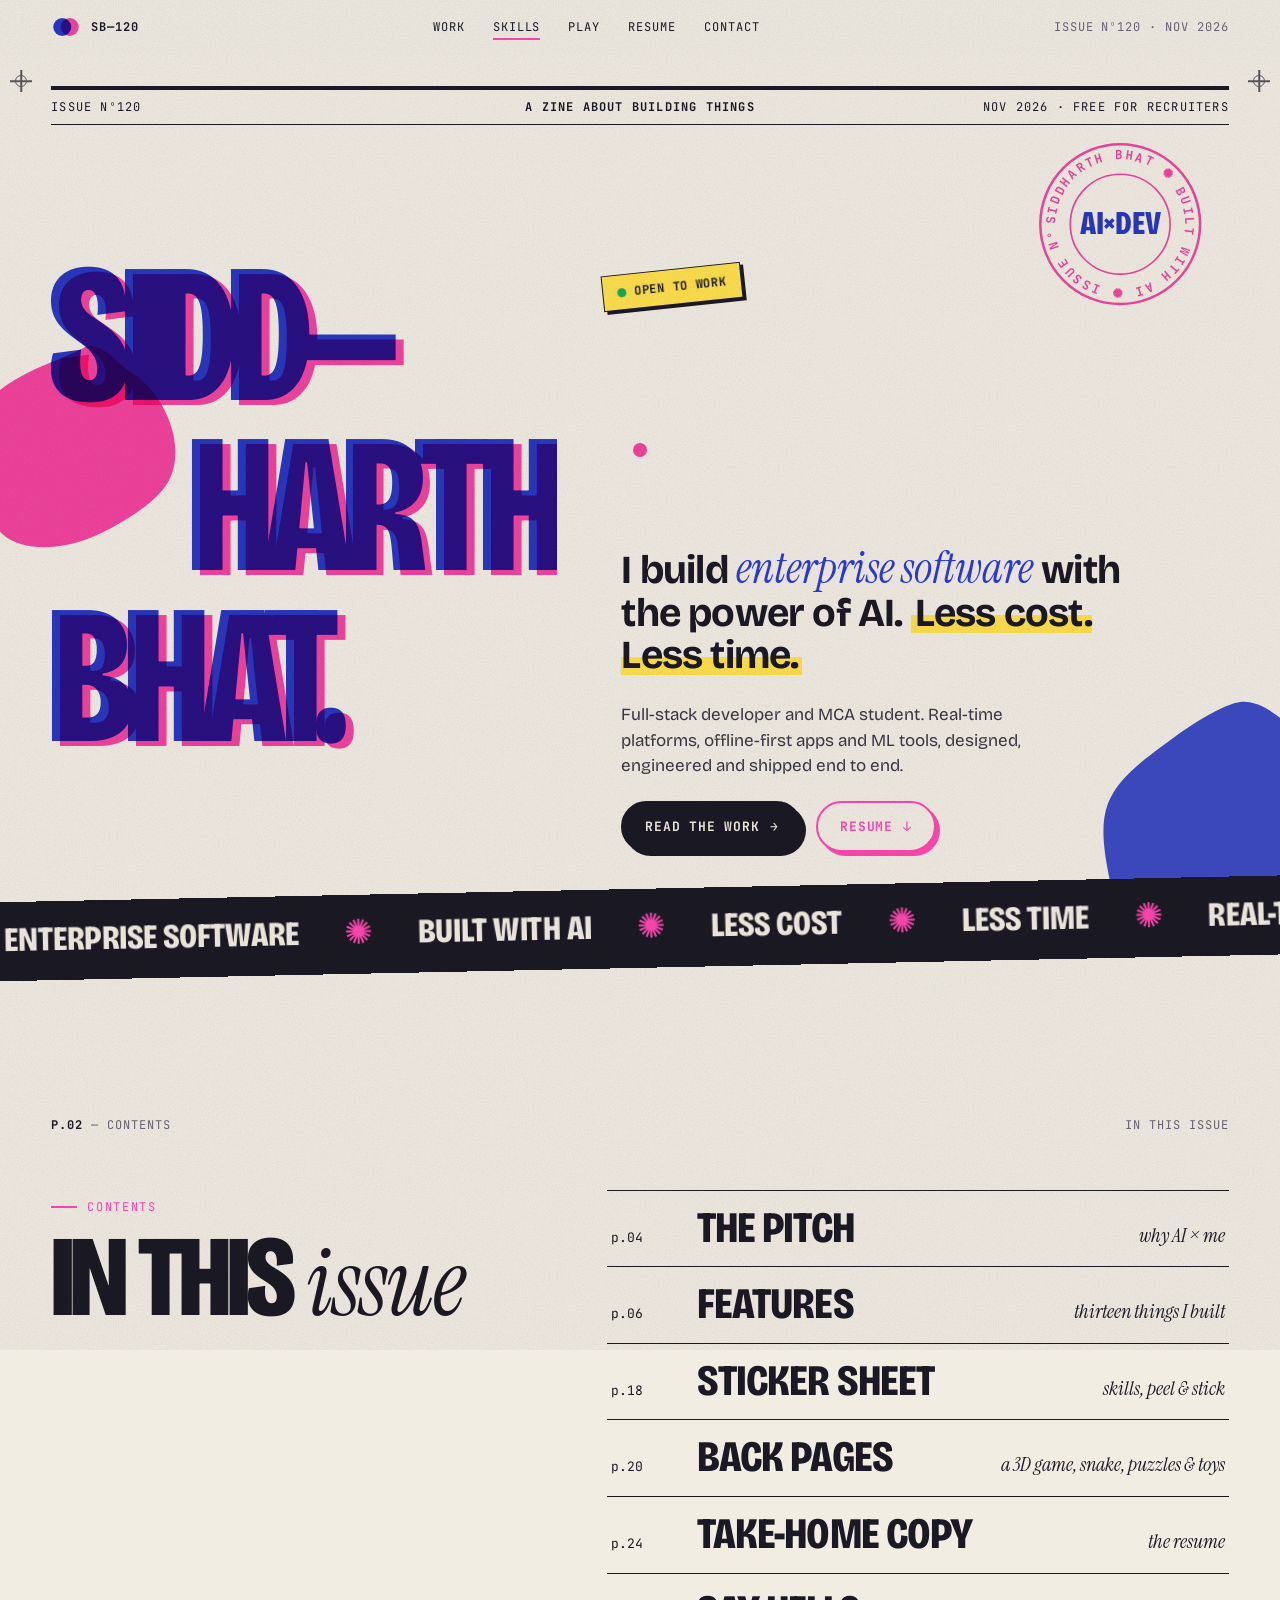
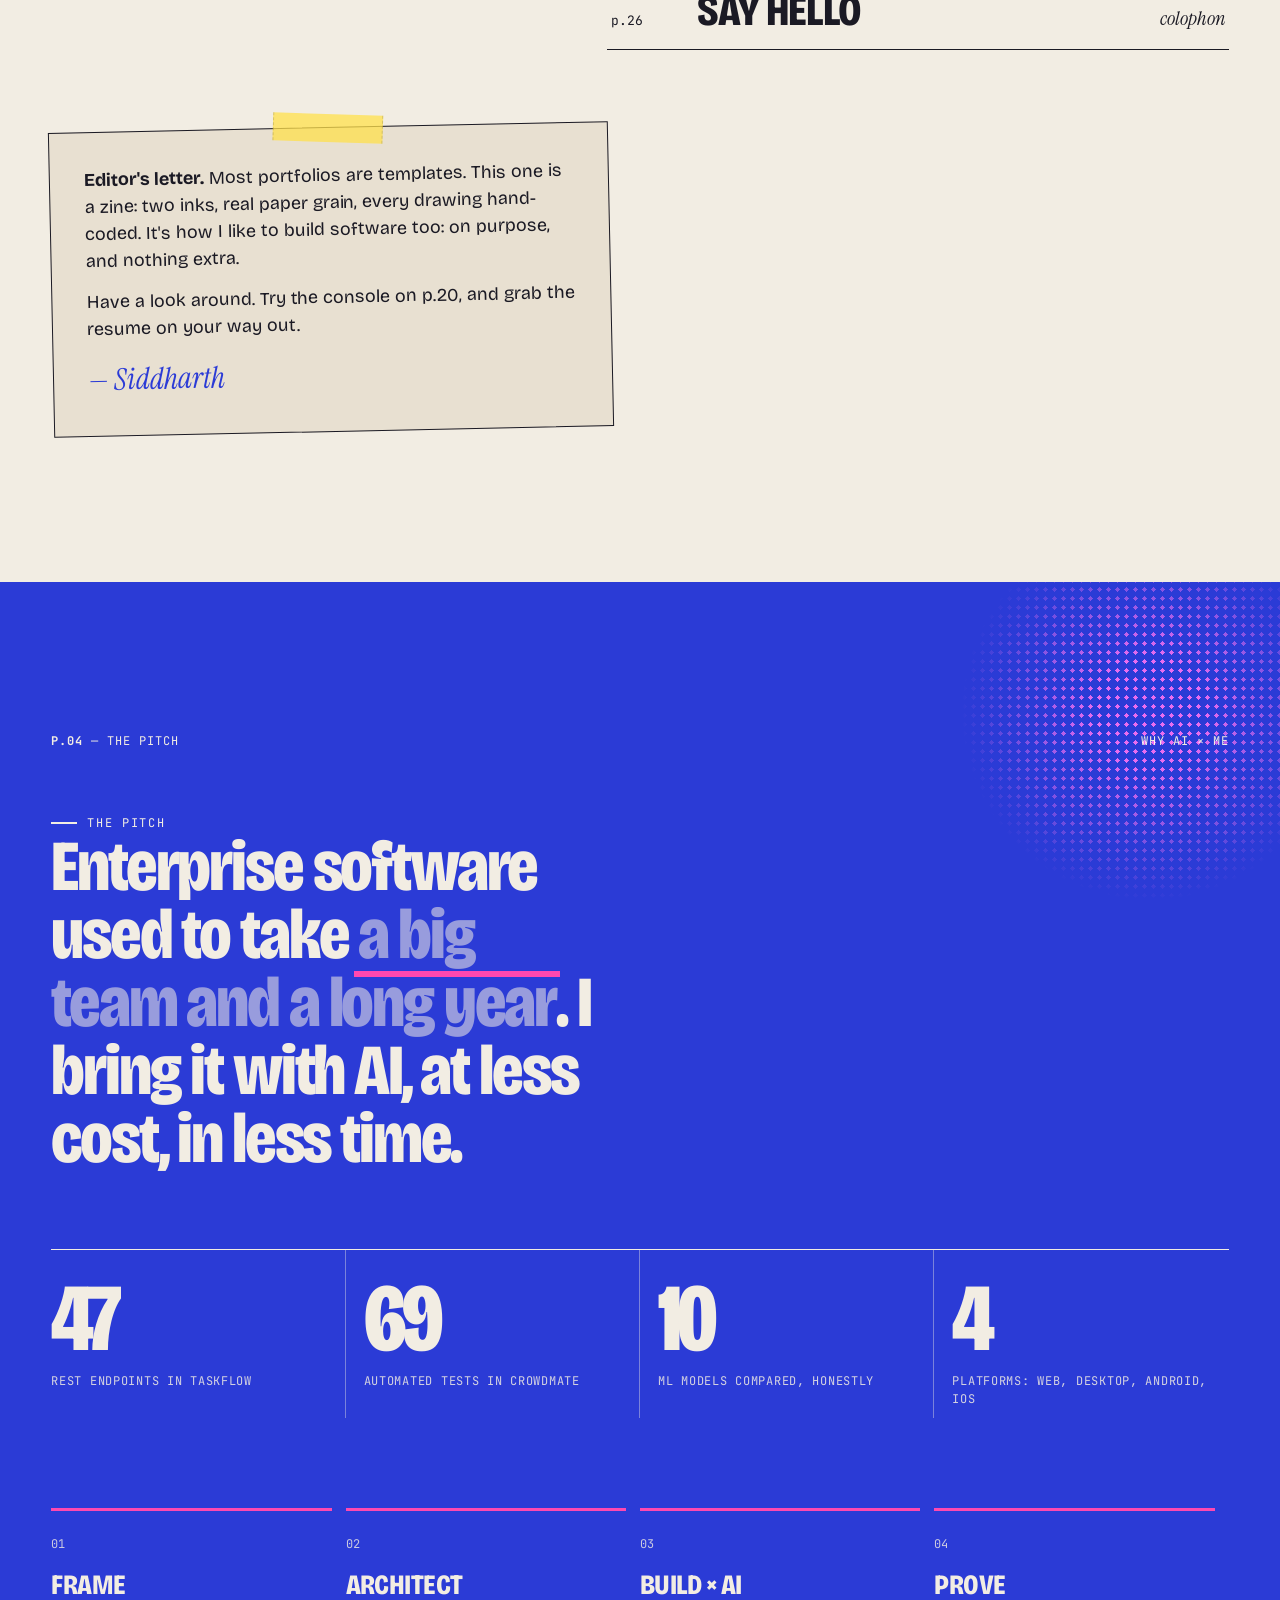
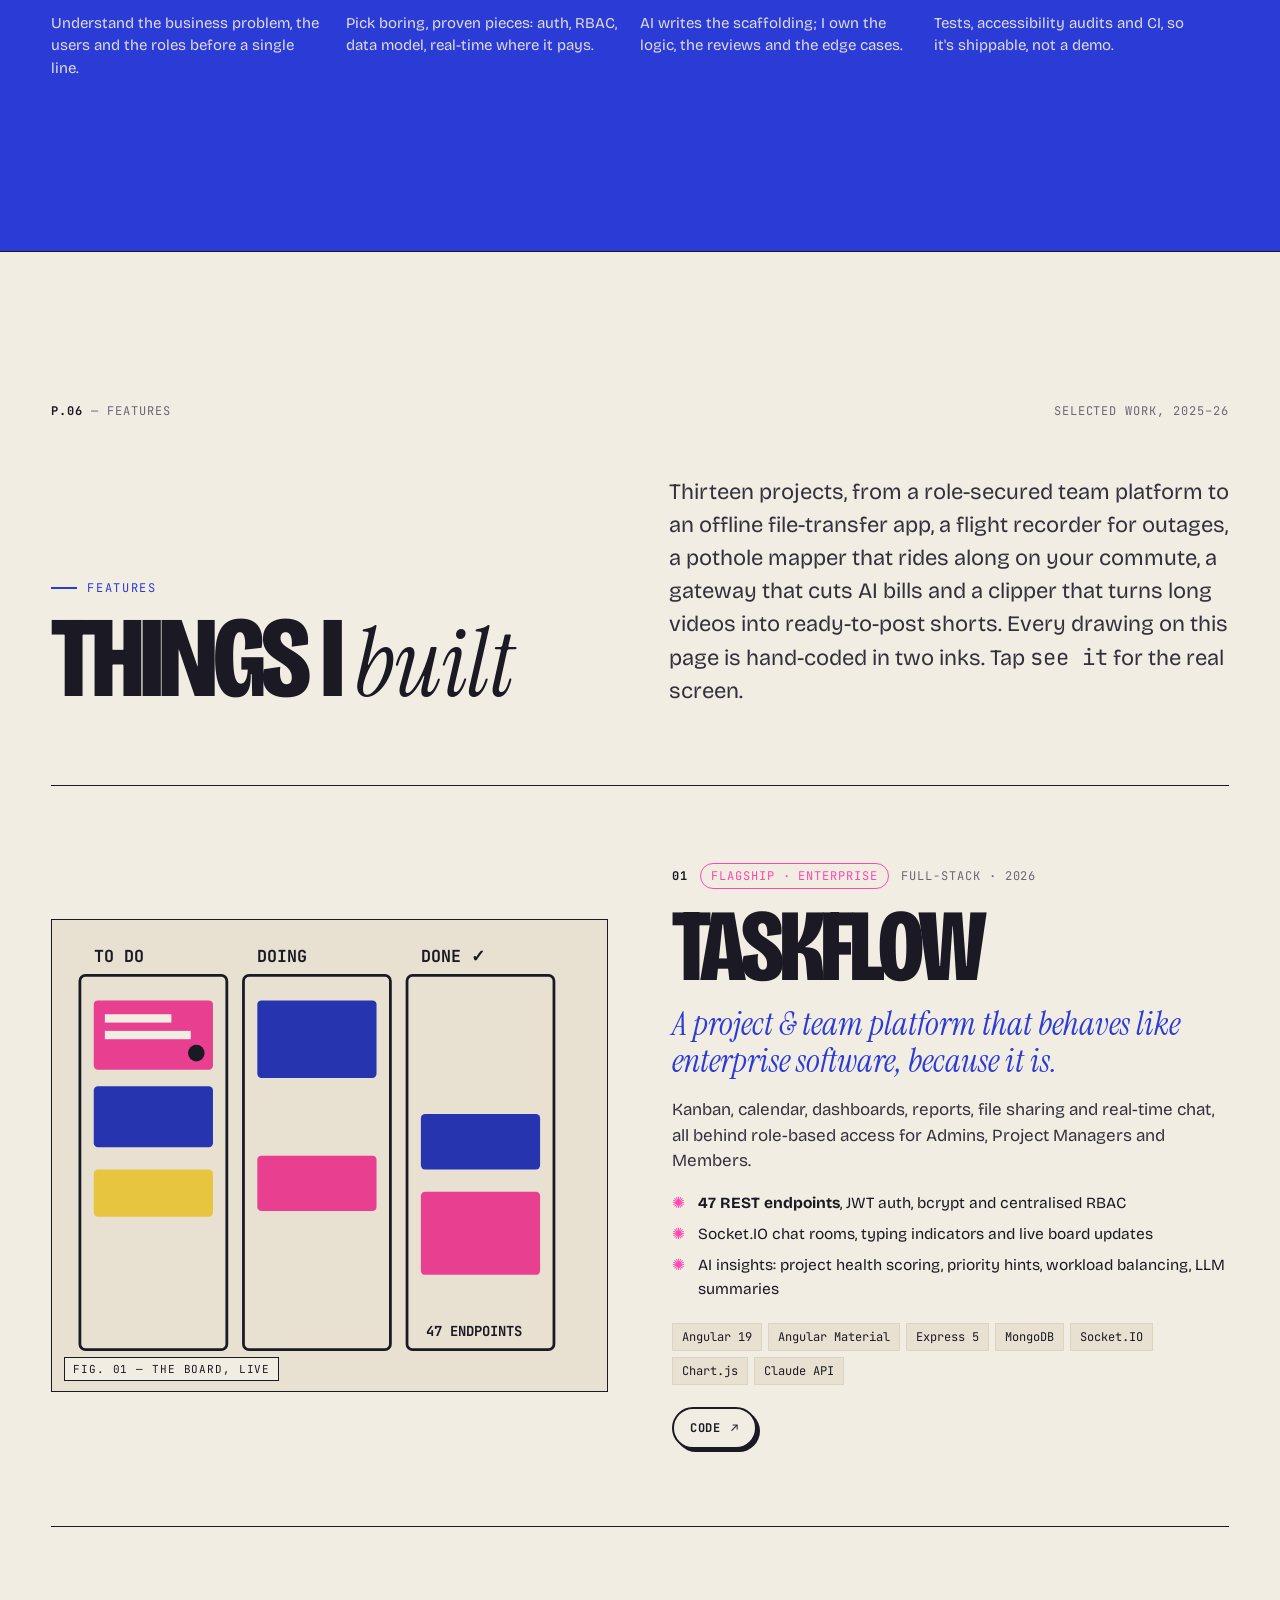
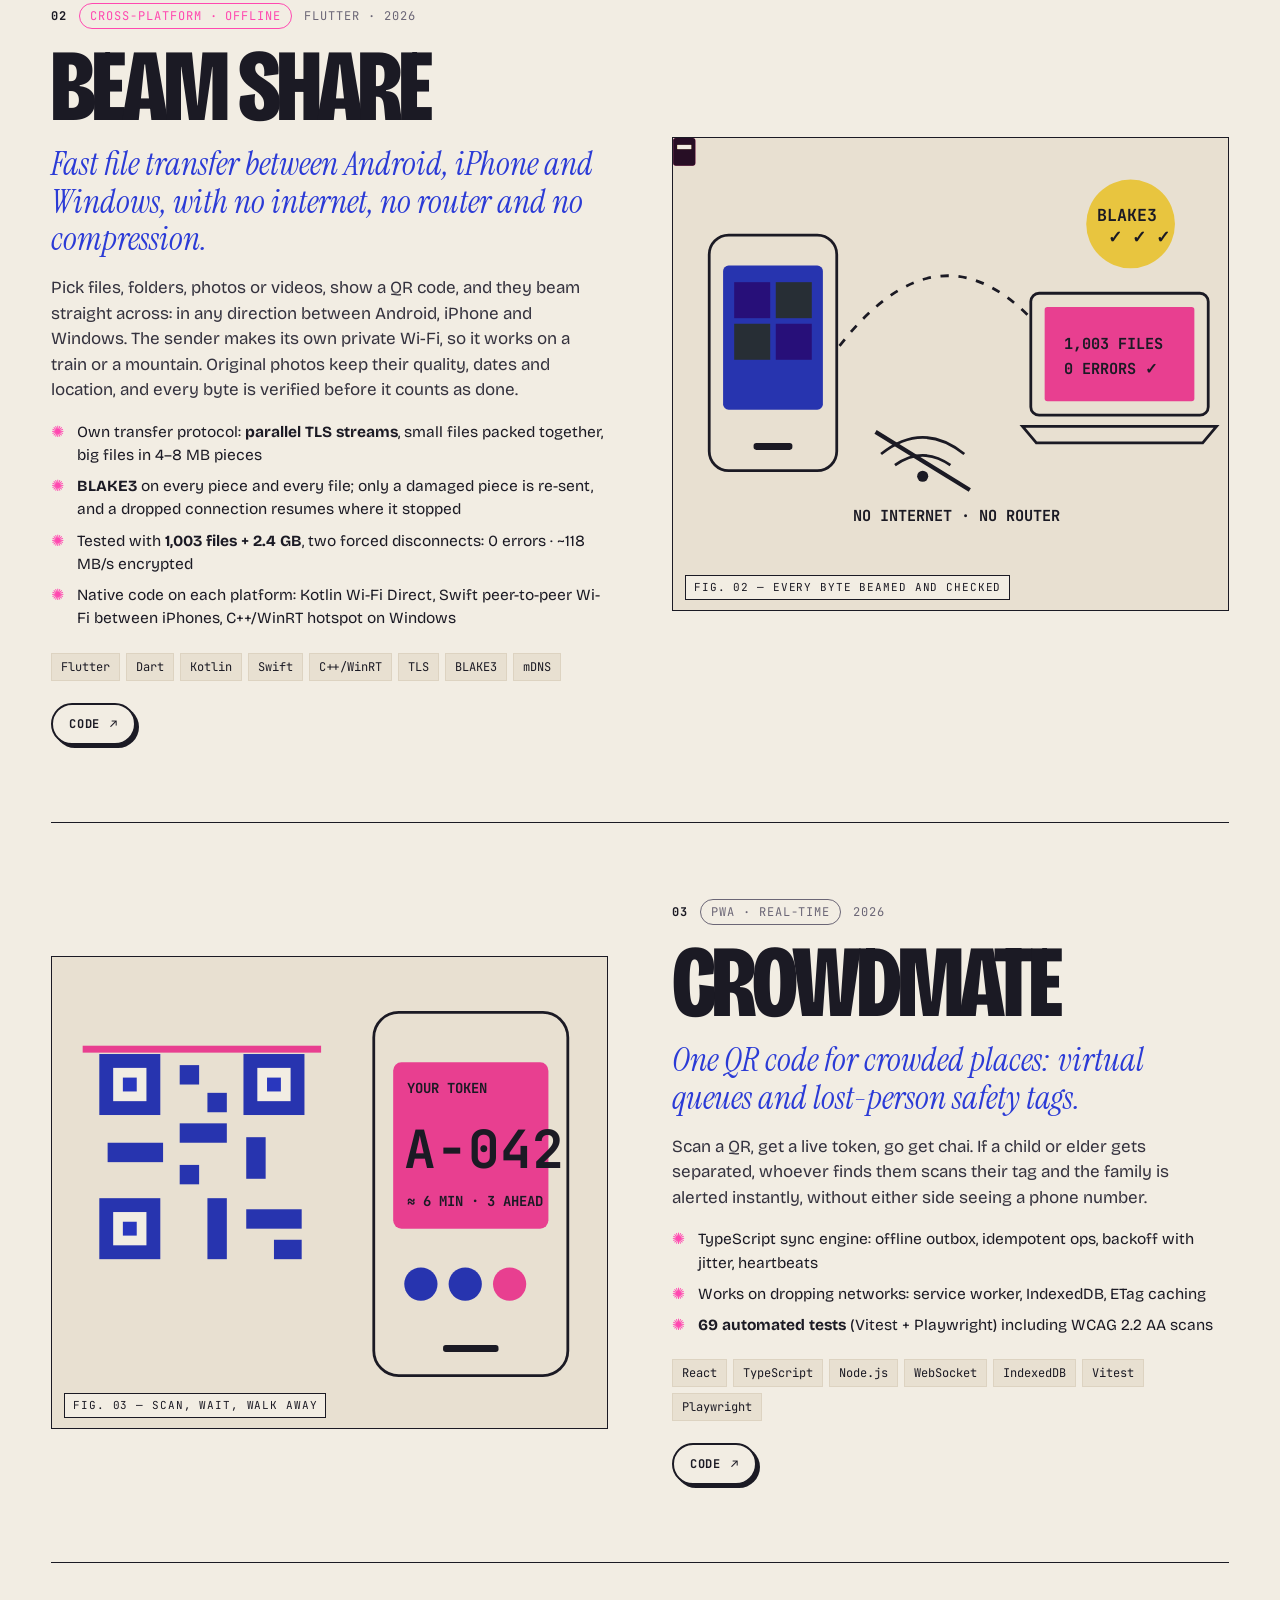
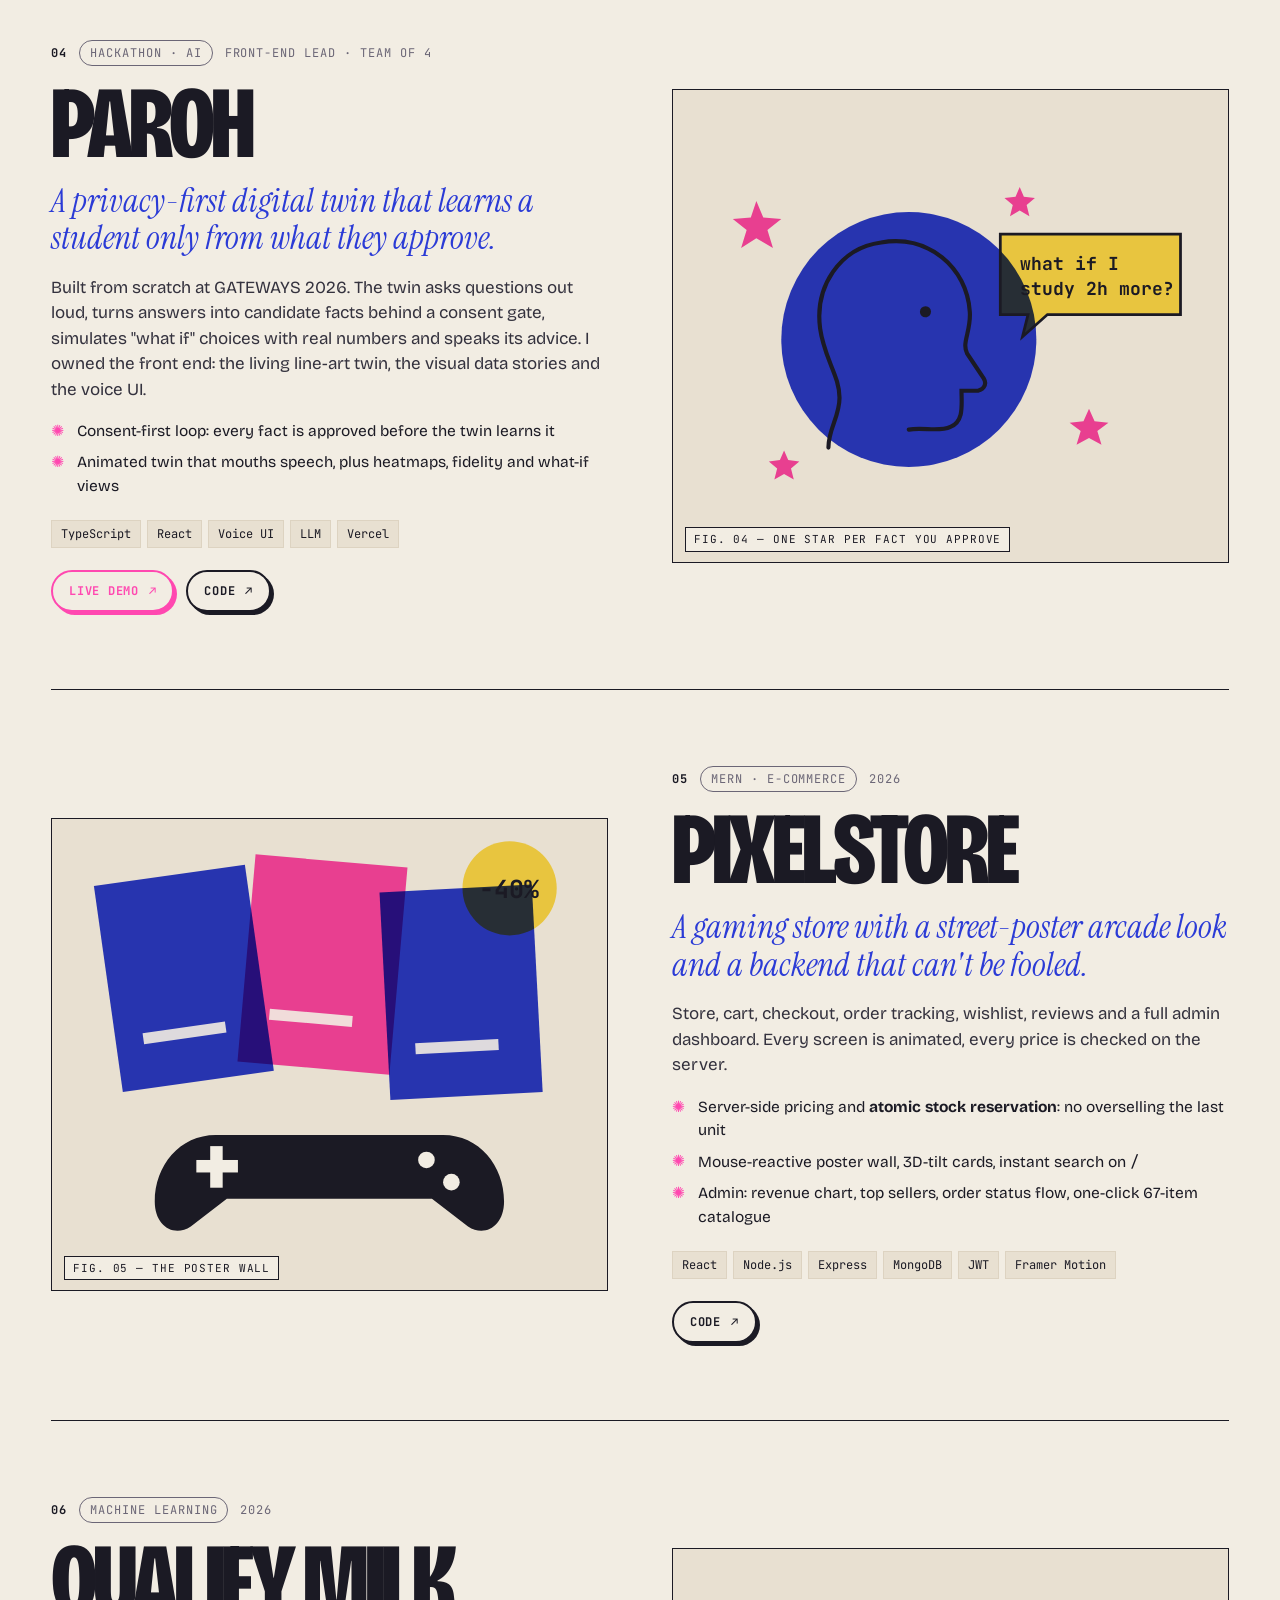
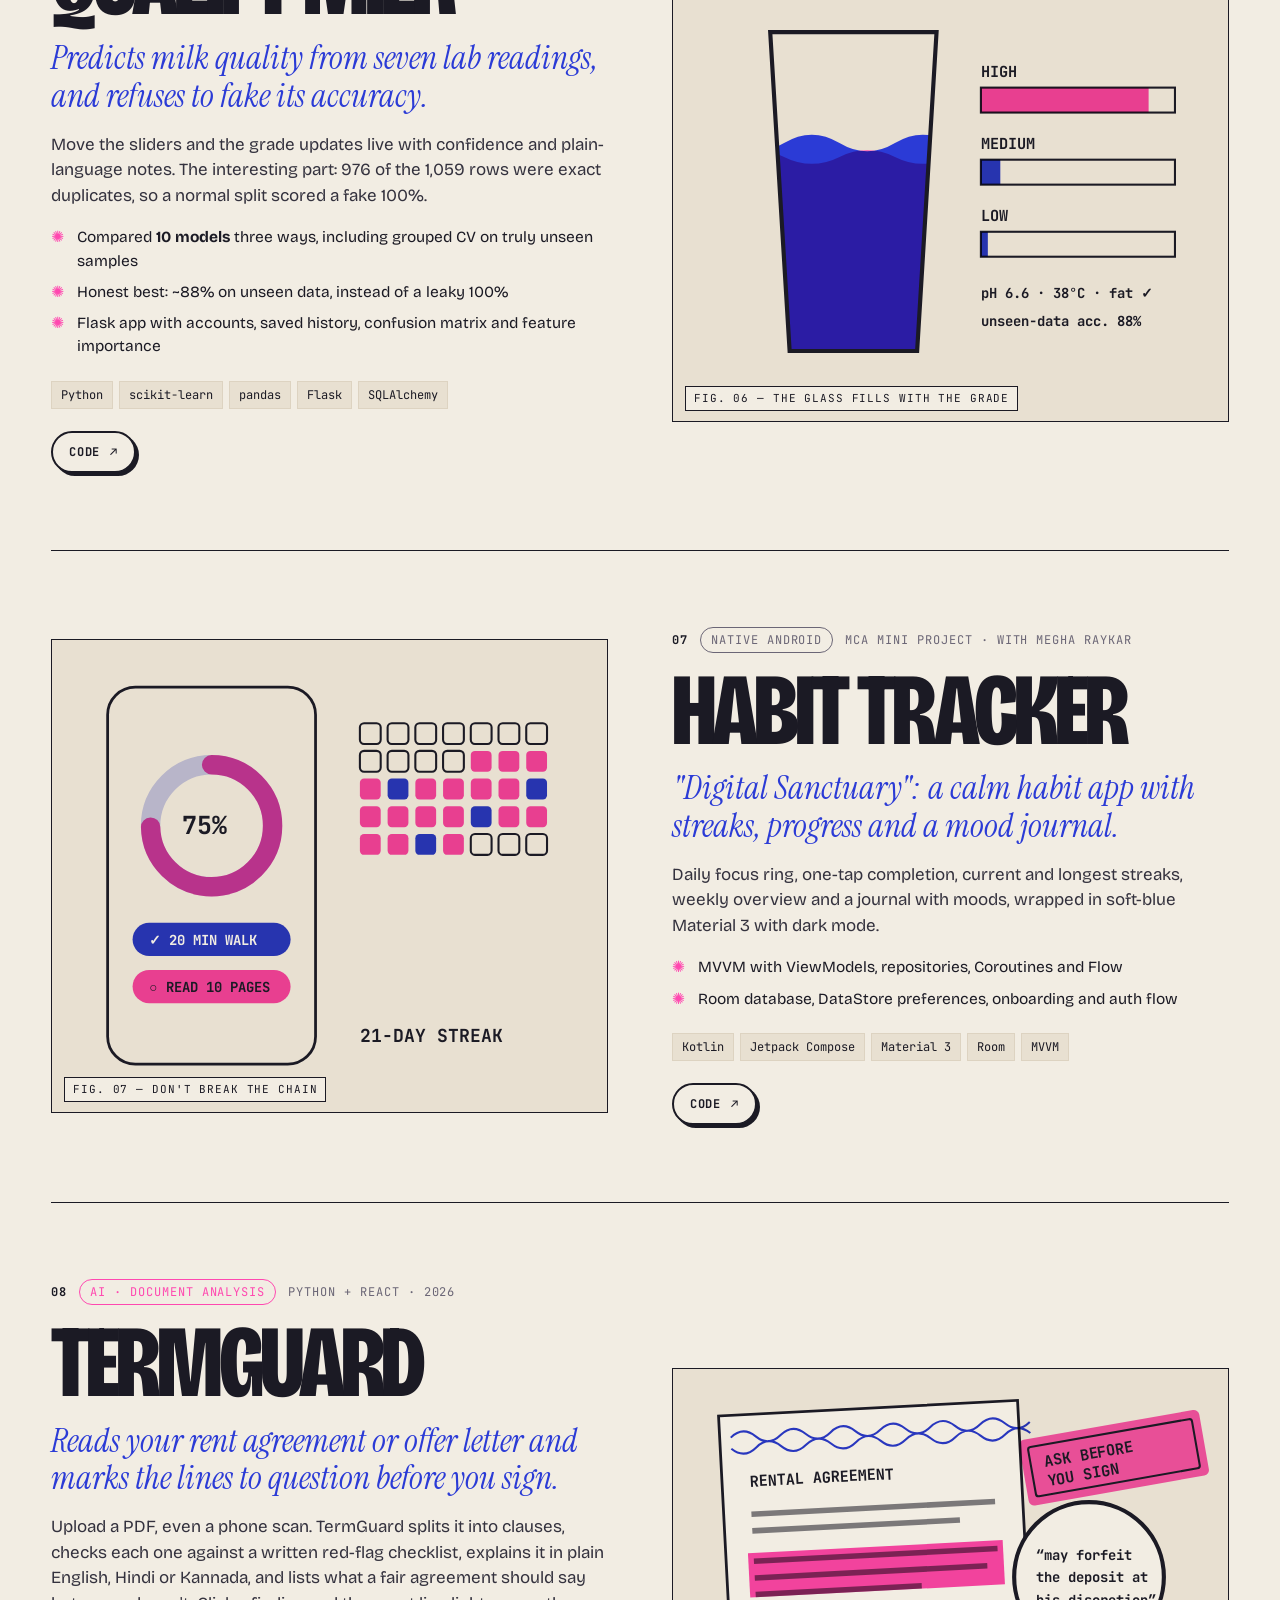
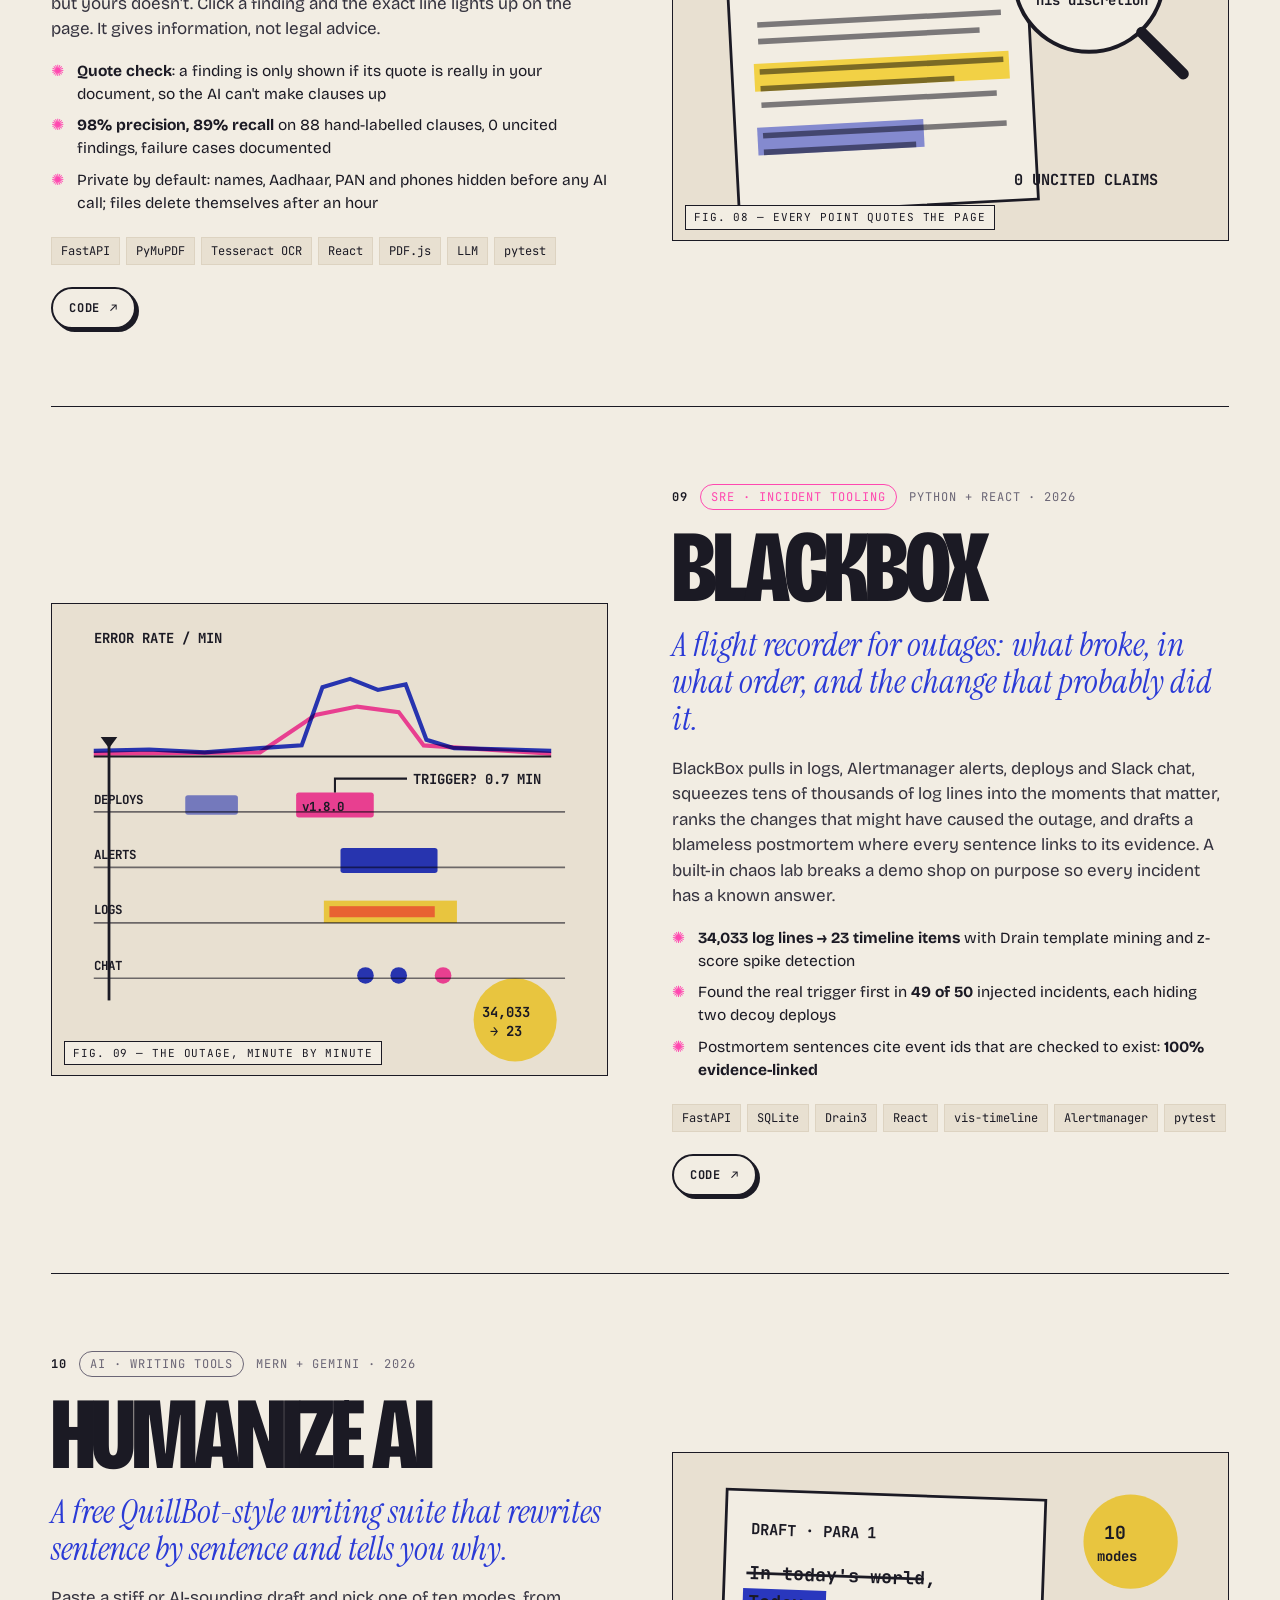
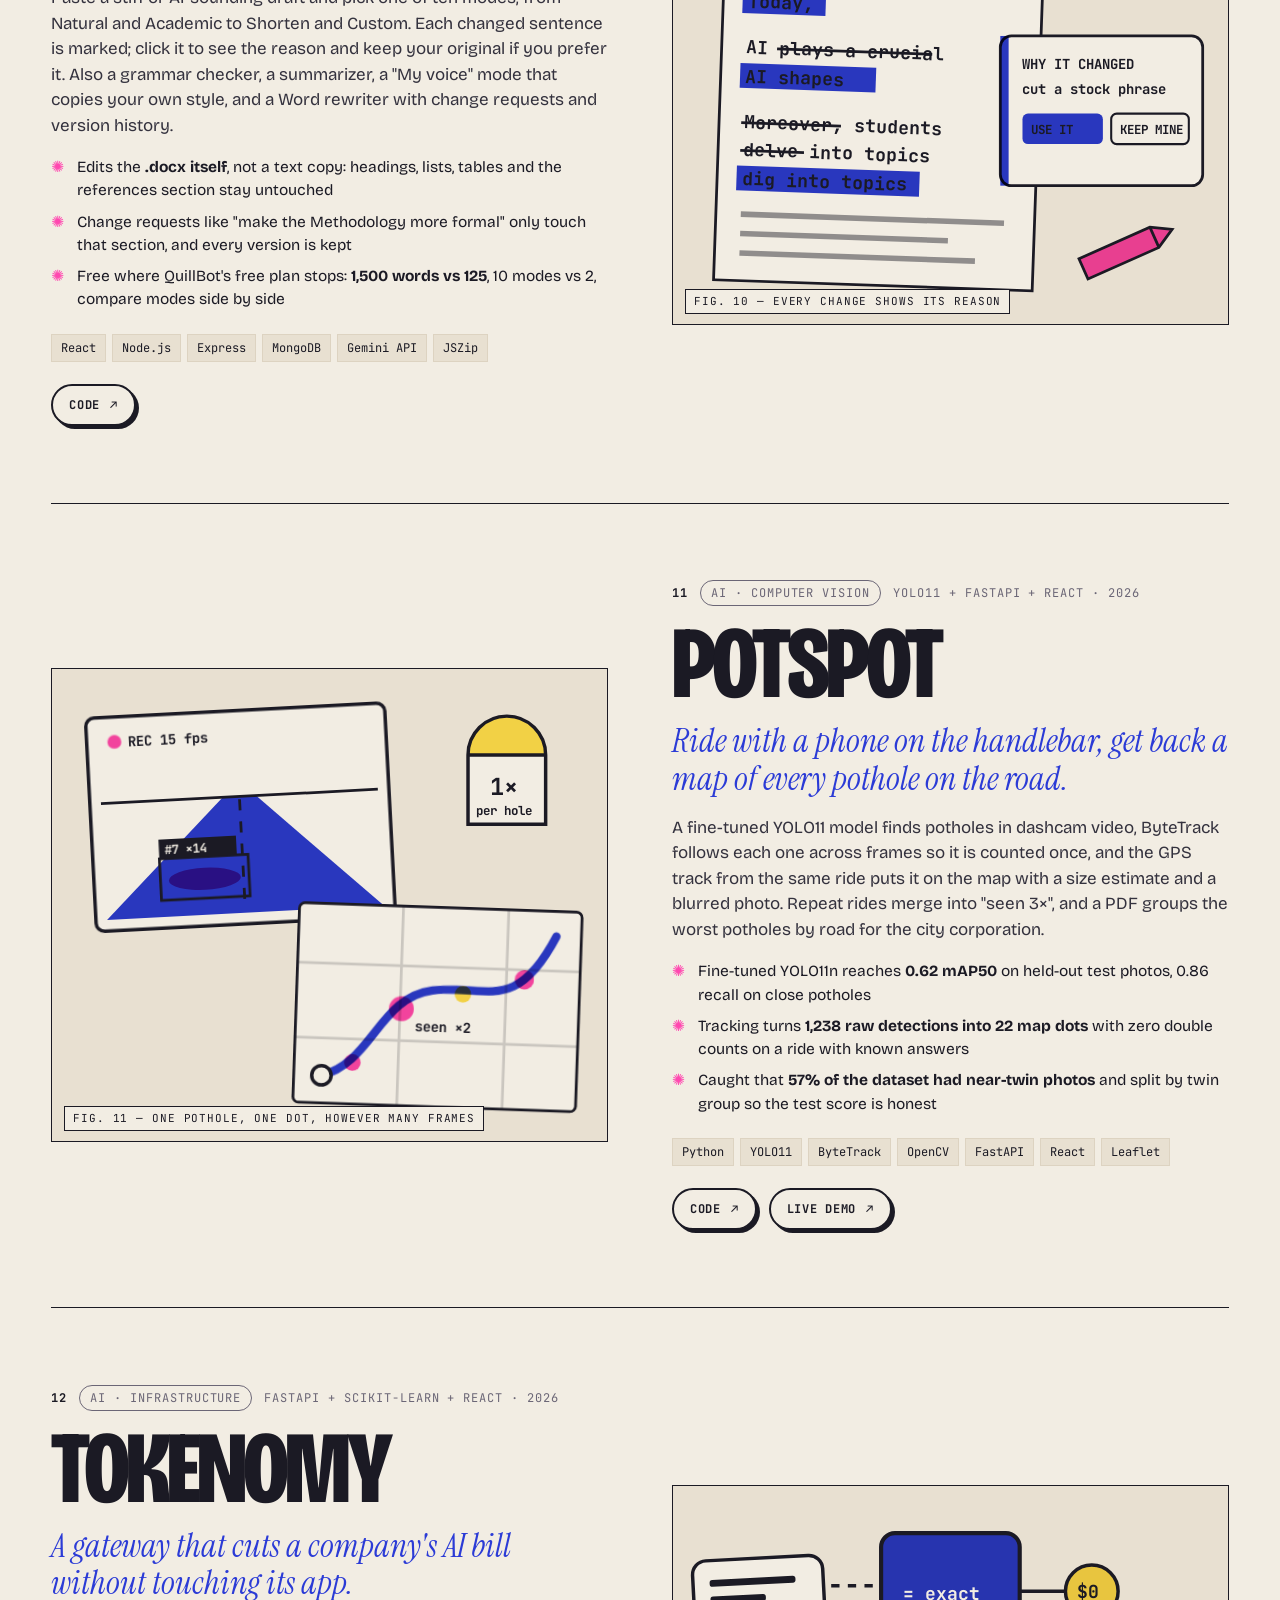
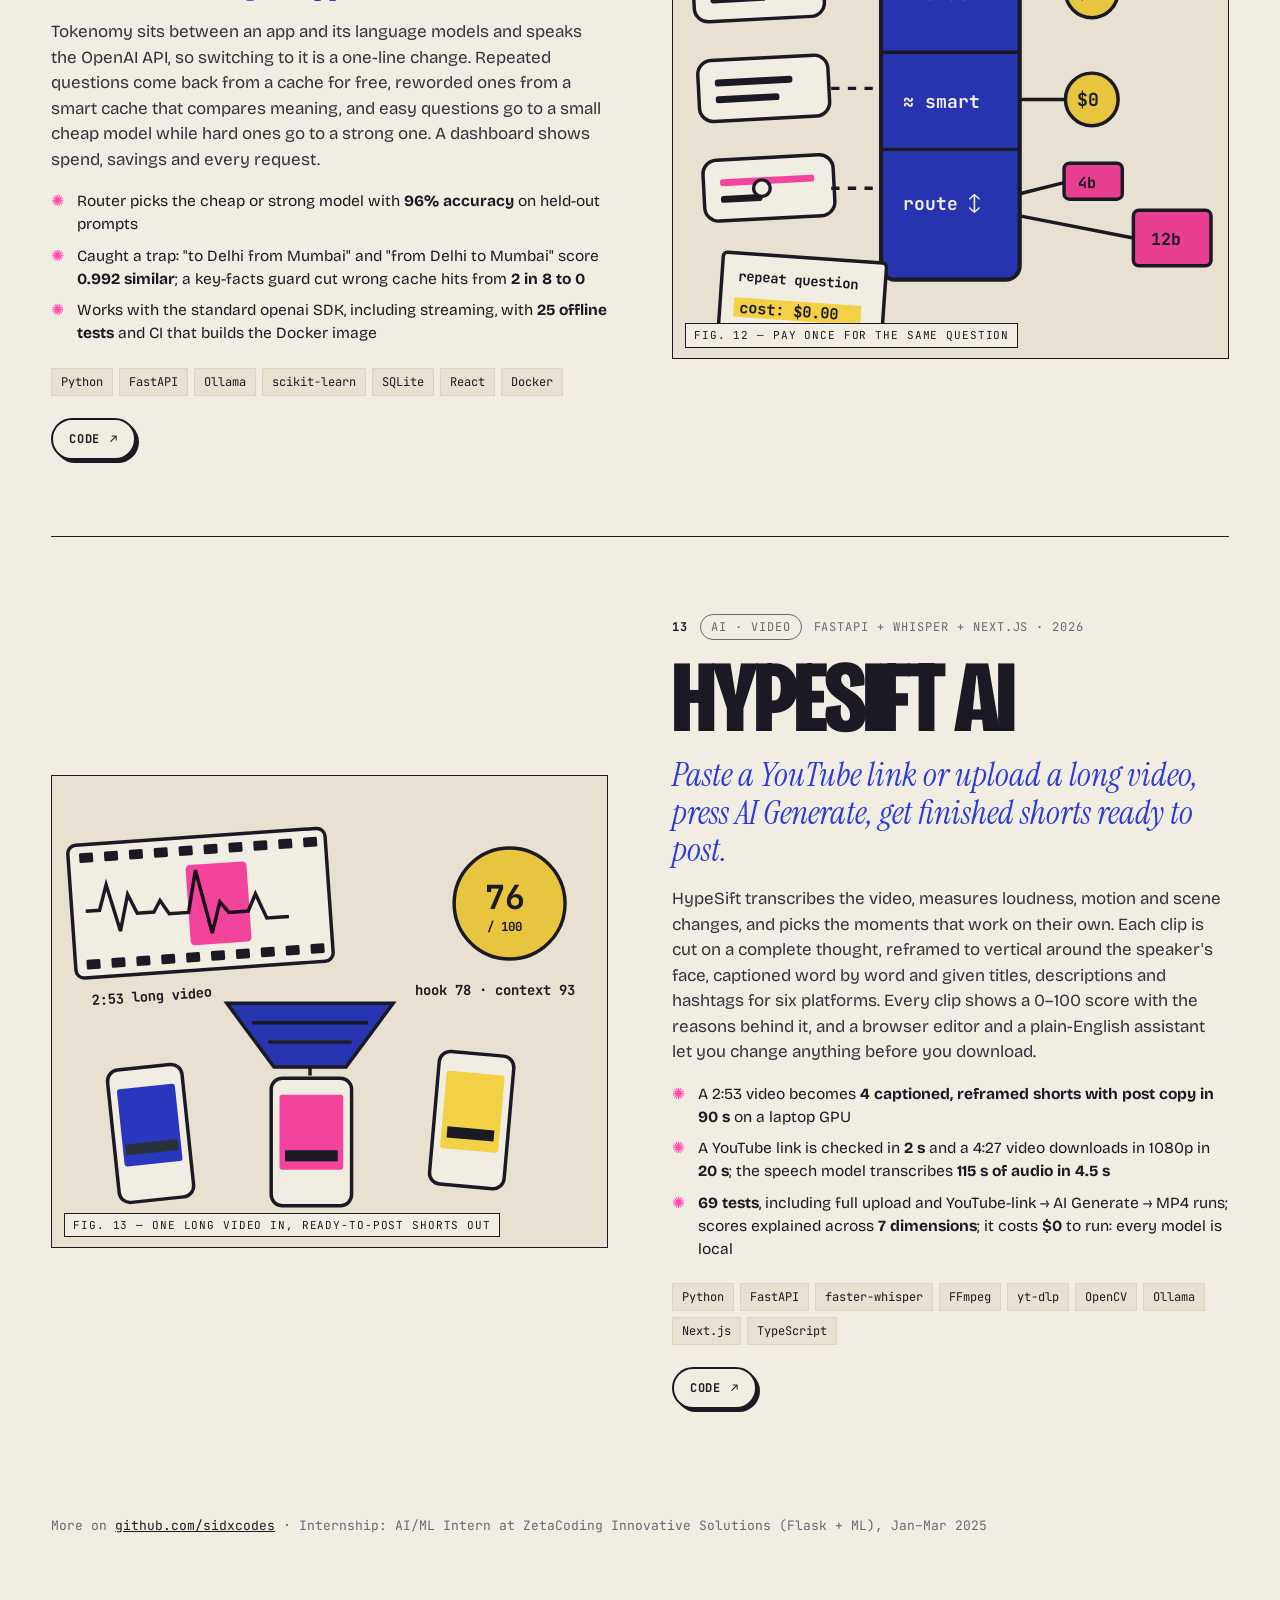
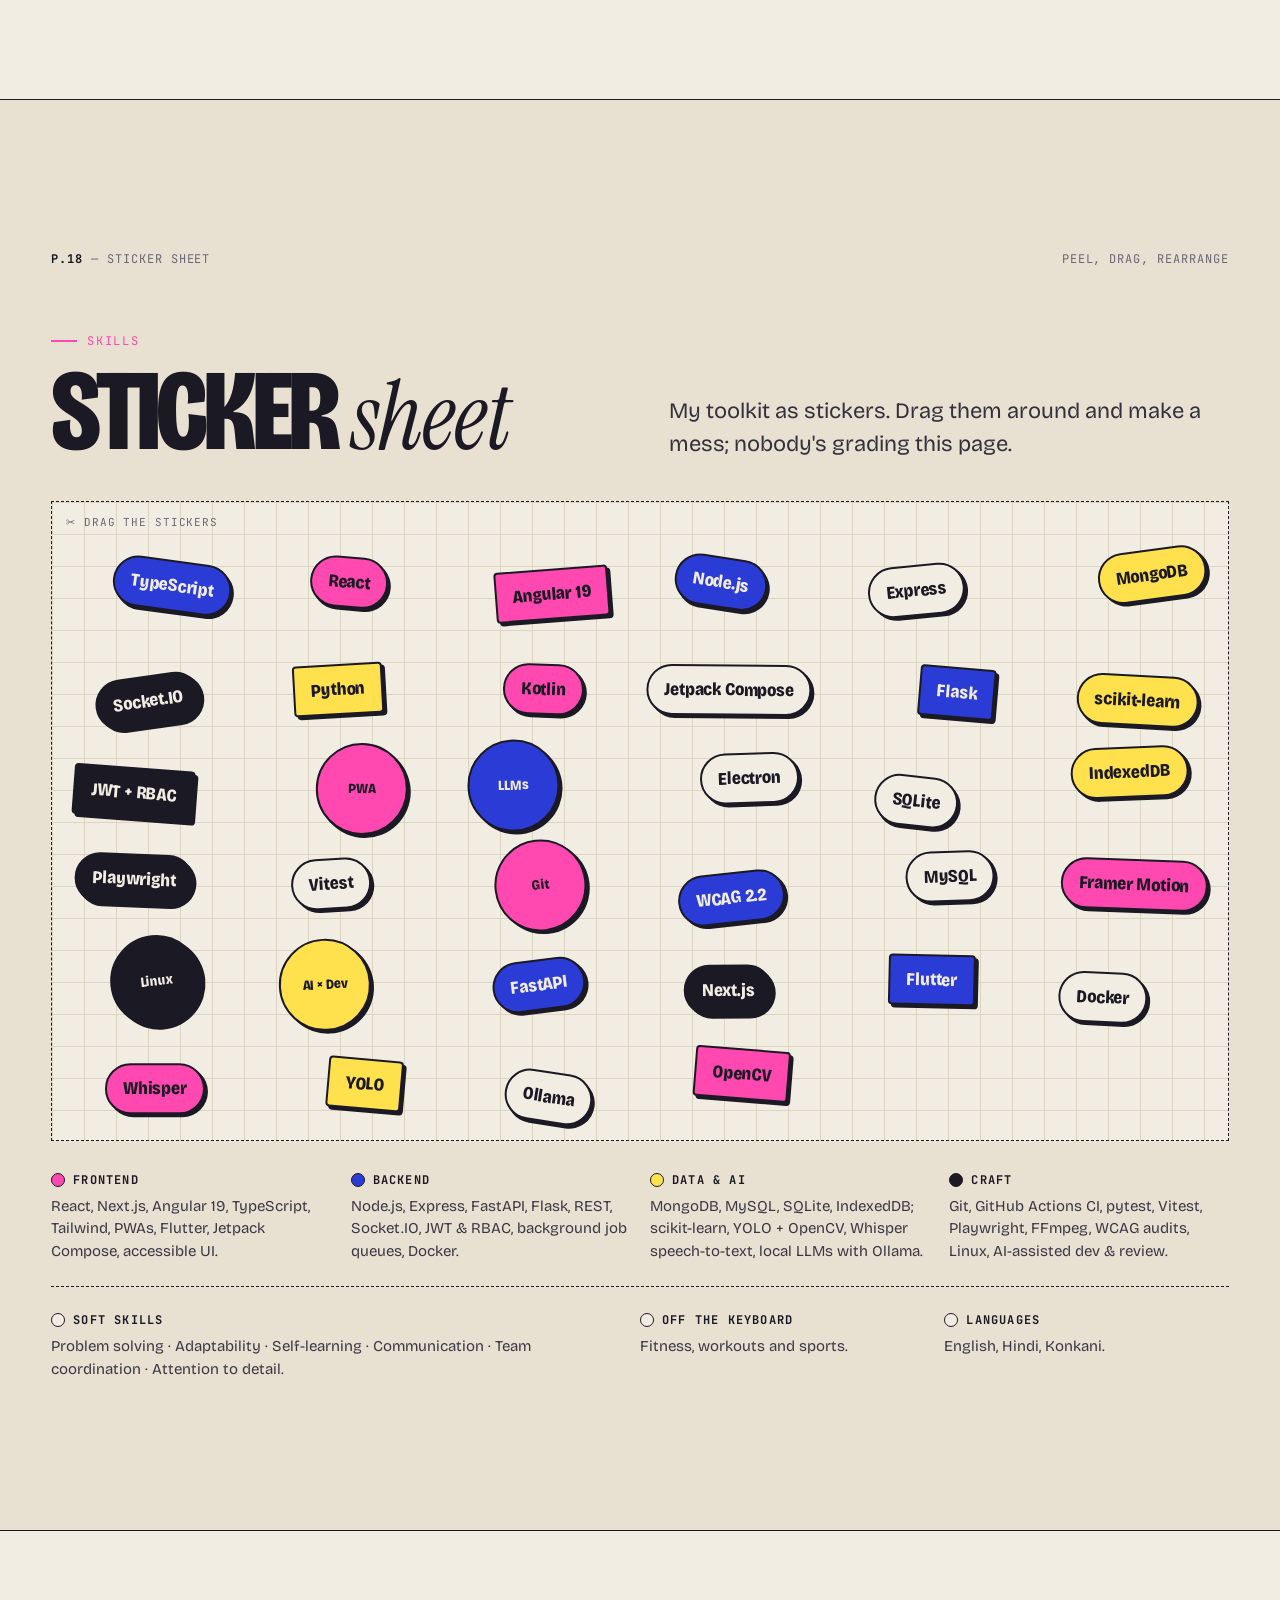
<file: index.html>
<!doctype html>
<html lang="en">
<head>
<meta charset="utf-8">
<meta name="viewport" content="width=device-width, initial-scale=1">
<title>Siddharth Bhat · Issue Nº120 · I build enterprise software with AI</title>
<meta name="description" content="Siddharth Bhat — full-stack developer building enterprise-grade software with AI, at lower cost and in less time. Projects, resume and a little playground.">
<meta name="theme-color" content="#f2ede3">
<meta property="og:title" content="Siddharth Bhat · Issue Nº120">
<meta property="og:description" content="Enterprise software, built with AI. Less cost. Less time.">
<meta property="og:type" content="website">
<link rel="icon" href="assets/favicon.svg" type="image/svg+xml">
<link rel="preconnect" href="https://fonts.googleapis.com">
<link rel="preconnect" href="https://fonts.gstatic.com" crossorigin>
<link href="https://fonts.googleapis.com/css2?family=Bricolage+Grotesque:opsz,wdth,wght@12..96,75..100,300..800&family=Instrument+Serif:ital@0;1&family=JetBrains+Mono:wght@400;700&display=swap" rel="stylesheet">
<link rel="stylesheet" href="css/style.css?v=14">
</head>
<body>

<div class="press" aria-hidden="true"><i class="r1"></i><i class="r2"></i><i class="r3"><span>printing issue nº120…</span></i></div>
<div class="grain" aria-hidden="true"></div>
<div class="dot-cursor" aria-hidden="true"></div>

<!-- ============ MASTHEAD ============ -->
<header class="mast" id="mast">
  <a class="logo" href="#top" aria-label="Siddharth Bhat, back to cover">
    <svg class="logo-mark" viewBox="0 0 40 40" aria-hidden="true">
      <circle cx="15" cy="20" r="12" fill="#2b3bd6" style="mix-blend-mode:multiply"/>
      <circle cx="25" cy="20" r="12" fill="#ff48b0" style="mix-blend-mode:multiply"/>
    </svg>
    <span>sb—120</span>
  </a>
  <nav aria-label="Sections">
    <a href="#work">Work</a>
    <a href="#skills" class="opt">Skills</a>
    <a href="play.html">Play</a>
    <a href="#resume">Resume</a>
    <a href="#contact" class="opt">Contact</a>
  </nav>
  <span class="issue">Issue Nº120 · Nov 2026</span>
</header>

<main id="top">

<!-- ============ COVER ============ -->
<section class="cover" aria-label="Cover">
  <span class="reg tl" aria-hidden="true"><i></i></span><span class="reg tr" aria-hidden="true"><i></i></span>
  <svg class="blob b1" viewBox="0 0 200 200" aria-hidden="true"><path fill="currentColor" d="M43.6,-63.3C55.4,-52.4,62.4,-37.1,67.7,-21C73,-4.9,76.7,12,71.4,25.5C66.1,39,51.9,49.2,37.3,57.6C22.7,66,7.7,72.7,-8.6,75.4C-24.9,78.1,-42.5,76.7,-53.2,67.3C-63.9,57.9,-67.8,40.5,-71.2,23.6C-74.6,6.7,-77.5,-9.7,-72.2,-23.2C-66.9,-36.7,-53.4,-47.3,-39.3,-57.7C-25.2,-68.1,-10.6,-78.3,3.4,-83C17.4,-87.7,31.8,-74.2,43.6,-63.3Z" transform="translate(100 100)"/></svg>
  <svg class="blob b2" viewBox="0 0 200 200" aria-hidden="true"><path fill="currentColor" d="M38.8,-52.6C50.2,-45.4,59.3,-34.1,64.8,-20.6C70.3,-7.1,72.2,8.6,66.7,21.2C61.2,33.8,48.3,43.3,34.8,51.6C21.3,59.9,7.2,67,-8.6,69.9C-24.4,72.8,-41.9,71.5,-52.5,62.3C-63.1,53.1,-66.8,36,-69.4,19.6C-72,3.2,-73.5,-12.5,-67.4,-24.9C-61.3,-37.3,-47.6,-46.4,-34.1,-53C-20.6,-59.6,-7.3,-63.7,4.7,-70.1C16.7,-76.5,27.4,-59.8,38.8,-52.6Z" transform="translate(100 100)"/></svg>

  <div class="wrap">
    <div class="cover-top">
      <span>Issue Nº120</span>
      <span>A zine about building things</span>
      <span>Nov 2026 · Free for recruiters</span>
    </div>

    <h1 class="cover-name">
      <span class="sr-only">Siddharth Bhat</span>
      <span class="row" aria-hidden="true"><span class="over"><span class="l l-blue">Sidd—</span><span class="l l-pink">Sidd—</span></span></span>
      <span class="row" aria-hidden="true"><span class="over"><span class="l l-blue">harth</span><span class="l l-pink">harth</span></span></span>
      <span class="row" aria-hidden="true"><span class="over"><span class="l l-blue">Bhat.</span><span class="l l-pink">Bhat.</span></span></span>
    </h1>

    <div class="stamp" aria-hidden="true">
      <svg viewBox="0 0 200 200">
        <defs><path id="ring" d="M100,100 m-78,0 a78,78 0 1,1 156,0 a78,78 0 1,1 -156,0"/></defs>
        <circle cx="100" cy="100" r="96" fill="none" stroke="currentColor" stroke-width="3"/>
        <circle cx="100" cy="100" r="60" fill="none" stroke="currentColor" stroke-width="2"/>
        <text font-family="JetBrains Mono, monospace" font-size="15" font-weight="700" fill="currentColor" letter-spacing="3.2">
          <textPath href="#ring">SIDDHARTH BHAT ✺ BUILT WITH AI ✺ ISSUE Nº120 ✺</textPath>
        </text>
      </svg>
      <span class="core">AI×DEV</span>
    </div>
    <span class="sticker" aria-hidden="true"><span class="dot"></span>Open to work</span>

    <div class="cover-grid">
      <p class="pitch rv">I build <span class="serif">enterprise software</span> with the power of AI. <span class="hl">Less cost. Less time.</span></p>
      <div class="cover-side rv d1">
        <p>Full-stack developer and MCA student. Real-time platforms, offline-first apps and ML tools, designed, engineered and shipped end to end.</p>
        <div class="cover-ctas">
          <a class="btn solid" href="#work">Read the work <span class="arr">→</span></a>
          <a class="btn pink" href="assets/Siddharth-Bhat-Resume.pdf" download>Resume <span class="arr down">↓</span></a>
        </div>
      </div>
    </div>
  </div>
</section>

<div class="ticker" aria-hidden="true">
  <div class="ticker-track">
    <span>Enterprise software</span><span>Built with AI</span><span>Less cost</span><span>Less time</span><span>Real-time</span><span>Offline-first</span><span>Full-stack</span><span>Shipped, not slides</span>
    <span>Enterprise software</span><span>Built with AI</span><span>Less cost</span><span>Less time</span><span>Real-time</span><span>Offline-first</span><span>Full-stack</span><span>Shipped, not slides</span>
  </div>
</div>

<!-- ============ CONTENTS ============ -->
<section class="page" id="contents" aria-labelledby="contents-h" style="border-top:0">
  <div class="wrap">
    <div class="folio"><span><b>p.02</b> — Contents</span><span>In this issue</span></div>
    <div class="contents-grid">
      <div class="rv">
        <span class="kicker ink-pink">Contents</span>
        <h2 class="h-section" id="contents-h">In this <span class="serif">issue</span></h2>
      </div>
      <div>
        <ol class="toc rv d1">
          <li><a href="#pitch"><span class="n">p.04</span><span class="t">The pitch</span><span class="d">why AI × me</span></a></li>
          <li><a href="#work"><span class="n">p.06</span><span class="t">Features</span><span class="d">thirteen things I built</span></a></li>
          <li><a href="#skills"><span class="n">p.18</span><span class="t">Sticker sheet</span><span class="d">skills, peel &amp; stick</span></a></li>
          <li><a href="play.html"><span class="n">p.20</span><span class="t">Back pages</span><span class="d">a 3D game, snake, puzzles &amp; toys</span></a></li>
          <li><a href="#resume"><span class="n">p.24</span><span class="t">Take-home copy</span><span class="d">the resume</span></a></li>
          <li><a href="#contact"><span class="n">p.26</span><span class="t">Say hello</span><span class="d">colophon</span></a></li>
        </ol>
      </div>
    </div>
    <div class="editor-note rv d2" style="margin-top:clamp(40px,6vw,80px);max-width:560px">
      <div class="letter">
        <p><b>Editor's letter.</b> Most portfolios are templates. This one is a zine: two inks, real paper grain, every drawing hand-coded. It's how I like to build software too: on purpose, and nothing extra.</p>
        <p>Have a look around. Try the console on p.20, and grab the resume on your way out.</p>
        <p class="sig">— Siddharth</p>
      </div>
    </div>
  </div>
</section>

<!-- ============ PITCH ============ -->
<section class="page pitch-page" id="pitch" aria-labelledby="pitch-h">
  <div class="halftone-corner halftone" aria-hidden="true"></div>
  <div class="wrap">
    <div class="folio"><span><b>p.04</b> — The pitch</span><span>Why AI × me</span></div>
    <span class="kicker">The pitch</span>
    <h2 class="sr-only" id="pitch-h">The pitch</h2>
    <p class="big-claim rv">Enterprise software used to take <span class="strike">a big team and a long year</span>. I bring it with AI, at less cost, in less time.</p>

    <div class="stats rv d1">
      <div class="stat"><div class="num" data-count="47">0</div><p>REST endpoints in TaskFlow</p></div>
      <div class="stat"><div class="num" data-count="69">0</div><p>Automated tests in CrowdMate</p></div>
      <div class="stat"><div class="num" data-count="10">0</div><p>ML models compared, honestly</p></div>
      <div class="stat"><div class="num" data-count="4">0</div><p>Platforms: web, desktop, Android, iOS</p></div>
    </div>

    <div class="process rv d2">
      <div class="step"><span class="ix">01</span><h4>Frame</h4><p>Understand the business problem, the users and the roles before a single line.</p></div>
      <div class="step"><span class="ix">02</span><h4>Architect</h4><p>Pick boring, proven pieces: auth, RBAC, data model, real-time where it pays.</p></div>
      <div class="step"><span class="ix">03</span><h4>Build × AI</h4><p>AI writes the scaffolding; I own the logic, the reviews and the edge cases.</p></div>
      <div class="step"><span class="ix">04</span><h4>Prove</h4><p>Tests, accessibility audits and CI, so it's shippable, not a demo.</p></div>
    </div>
  </div>
</section>

<!-- ============ WORK ============ -->
<section class="page" id="work" aria-labelledby="work-h">
  <div class="wrap">
    <div class="folio"><span><b>p.06</b> — Features</span><span>Selected work, 2025–26</span></div>
    <div class="work-head">
      <div class="rv">
        <span class="kicker ink-blue">Features</span>
        <h2 class="h-section" id="work-h">Things I <span class="serif">built</span></h2>
      </div>
      <p class="lede rv d1">Thirteen projects, from a role-secured team platform to an offline file-transfer app, a flight recorder for outages, a pothole mapper that rides along on your commute, a gateway that cuts AI bills and a clipper that turns long videos into ready-to-post shorts. Every drawing on this page is hand-coded in two inks. Tap <span class="mono">see it</span> for the real screen.</p>
    </div>

    <div class="features">

      <!-- 01 TaskFlow -->
      <article class="feature">
        <div class="art rv" data-tilt>
          <svg viewBox="0 0 400 340" role="img" aria-label="Drawing of a kanban board with a card moving across To do, Doing and Done columns">
            <g class="sk" stroke-width="2">
              <rect x="20" y="40" width="106" height="270" rx="4"/><rect x="138" y="40" width="106" height="270" rx="4"/><rect x="256" y="40" width="106" height="270" rx="4"/>
            </g>
            <text x="30" y="30" font-size="12" class="k">TO DO</text><text x="148" y="30" font-size="12" class="k">DOING</text><text x="266" y="30" font-size="12" class="k">DONE ✓</text>
            <g class="pinkL">
              <rect class="b" x="30" y="120" width="86" height="44" rx="3"/>
              <rect class="b" x="148" y="58" width="86" height="56" rx="3"/>
              <rect class="p" x="148" y="170" width="86" height="40" rx="3"/>
              <rect class="b" x="266" y="140" width="86" height="40" rx="3"/>
              <rect class="p" x="266" y="196" width="86" height="60" rx="3"/>
              <rect class="y" x="30" y="180" width="86" height="34" rx="3"/>
            </g>
            <g class="hop">
              <rect class="p" x="30" y="58" width="86" height="50" rx="3"/>
              <rect class="pp" x="38" y="68" width="48" height="6"/><rect class="pp" x="38" y="80" width="62" height="6"/>
              <circle class="k" cx="104" cy="96" r="6"/>
            </g>
            <g class="k" font-size="10"><text x="270" y="300">47 ENDPOINTS</text></g>
          </svg>
          <span class="caption">fig. 01 — the board, live</span>
        </div>
        <div class="txt">
          <div class="meta"><span class="no">01</span><span class="tag star">Flagship · enterprise</span><span>Full-stack · 2026</span></div>
          <h3 class="rv">TaskFlow</h3>
          <p class="deck rv">A project &amp; team platform that behaves like enterprise software, because it is.</p>
          <p class="body">Kanban, calendar, dashboards, reports, file sharing and real-time chat, all behind role-based access for Admins, Project Managers and Members.</p>
          <ul class="wins">
            <li><b>47 REST endpoints</b>, JWT auth, bcrypt and centralised RBAC</li>
            <li>Socket.IO chat rooms, typing indicators and live board updates</li>
            <li>AI insights: project health scoring, priority hints, workload balancing, LLM summaries</li>
          </ul>
          <div class="stack"><span>Angular 19</span><span>Angular Material</span><span>Express 5</span><span>MongoDB</span><span>Socket.IO</span><span>Chart.js</span><span>Claude API</span></div>
          <div class="links"><a class="btn" href="https://github.com/sidxcodes/TaskFlow" target="_blank" rel="noopener">Code <span class="arr">↗</span></a></div>
        </div>
      </article>

      <!-- 02 Beam Share -->
      <article class="feature">
        <div class="art rv" data-tilt>
          <svg viewBox="0 0 400 340" role="img" aria-label="Drawing of a phone beaming files across to a laptop with no Wi-Fi router, each file stamped verified">
            <g transform="translate(26 70)">
              <rect class="sk" stroke-width="2" x="0" y="0" width="92" height="170" rx="14"/>
              <rect class="b" x="10" y="22" width="72" height="104" rx="4"/>
              <rect class="p" x="18" y="34" width="26" height="26"/><rect class="y" x="48" y="34" width="26" height="26"/>
              <rect class="y" x="18" y="64" width="26" height="26"/><rect class="p" x="48" y="64" width="26" height="26"/>
              <rect class="k" x="32" y="150" width="28" height="5" rx="2"/>
            </g>
            <g transform="translate(252 112)">
              <rect class="sk" stroke-width="2" x="6" y="0" width="128" height="88" rx="6"/>
              <rect class="p" x="16" y="10" width="108" height="68" rx="2"/>
              <path class="sk" stroke-width="2" d="M0 96h140l-10 12H10z"/>
              <text x="30" y="40" font-size="11" class="k">1,003 FILES</text>
              <text x="30" y="58" font-size="11" class="k">0 ERRORS ✓</text>
            </g>
            <path class="sk" stroke-width="2" stroke-dasharray="6 7" fill="none" d="M120 150Q190 60 258 130"/>
            <g class="fly"><rect class="p" x="0" y="0" width="16" height="20" rx="2"/><rect class="pp" x="3" y="5" width="10" height="3"/></g>
            <g class="fly" style="animation-delay:-1.1s"><rect class="b" x="0" y="0" width="16" height="20" rx="2"/><rect class="pp" x="3" y="5" width="10" height="3"/></g>
            <g class="fly" style="animation-delay:-2.2s"><rect class="y" x="0" y="0" width="16" height="20" rx="2"/><rect class="pp" x="3" y="5" width="10" height="3"/></g>
            <g transform="translate(150 214)">
              <path class="sk" stroke-width="2" fill="none" d="M0 14q30-24 60 0M10 22q20-14 40 0"/>
              <circle class="k" cx="30" cy="30" r="4"/>
              <path class="sk" stroke-width="3" d="M-4 -2L64 40"/>
              <text x="-20" y="62" font-size="11" class="k">NO INTERNET · NO ROUTER</text>
            </g>
            <g class="pop"><circle class="y" cx="330" cy="62" r="32"/><text x="306" y="60" font-size="12" class="k">BLAKE3</text><text x="314" y="76" font-size="12" class="k">✓ ✓ ✓</text></g>
          </svg>
          <span class="caption">fig. 02 — every byte beamed and checked</span>
        </div>
        <div class="txt">
          <div class="meta"><span class="no">02</span><span class="tag star">Cross-platform · offline</span><span>Flutter · 2026</span></div>
          <h3 class="rv">Beam Share</h3>
          <p class="deck rv">Fast file transfer between Android, iPhone and Windows, with no internet, no router and no compression.</p>
          <p class="body">Pick files, folders, photos or videos, show a QR code, and they beam straight across: in any direction between Android, iPhone and Windows. The sender makes its own private Wi-Fi, so it works on a train or a mountain. Original photos keep their quality, dates and location, and every byte is verified before it counts as done.</p>
          <ul class="wins">
            <li>Own transfer protocol: <b>parallel TLS streams</b>, small files packed together, big files in 4–8 MB pieces</li>
            <li><b>BLAKE3</b> on every piece and every file; only a damaged piece is re-sent, and a dropped connection resumes where it stopped</li>
            <li>Tested with <b>1,003 files + 2.4 GB</b>, two forced disconnects: 0 errors · ~118 MB/s encrypted</li>
            <li>Native code on each platform: Kotlin Wi-Fi Direct, Swift peer-to-peer Wi-Fi between iPhones, C++/WinRT hotspot on Windows</li>
          </ul>
          <div class="stack"><span>Flutter</span><span>Dart</span><span>Kotlin</span><span>Swift</span><span>C++/WinRT</span><span>TLS</span><span>BLAKE3</span><span>mDNS</span></div>
          <div class="links"><a class="btn" href="https://github.com/sidxcodes/beam_share" target="_blank" rel="noopener">Code <span class="arr">↗</span></a></div>
        </div>
      </article>

      <!-- 03 CrowdMate -->
      <article class="feature">
        <div class="art rv" data-tilt>
          <svg viewBox="0 0 400 340" role="img" aria-label="Drawing of a QR code being scanned and a phone showing queue token A-042">
            <g class="pinkL">
              <g class="b">
                <rect x="34" y="70" width="44" height="44"/><rect x="138" y="70" width="44" height="44"/><rect x="34" y="174" width="44" height="44"/>
                <rect x="92" y="78" width="14" height="14"/><rect x="112" y="98" width="14" height="14"/><rect x="92" y="120" width="34" height="14"/>
                <rect x="140" y="130" width="14" height="30"/><rect x="92" y="150" width="14" height="14"/><rect x="112" y="174" width="14" height="44"/>
                <rect x="140" y="182" width="40" height="14"/><rect x="160" y="204" width="20" height="14"/><rect x="40" y="134" width="40" height="14"/>
              </g>
              <g class="pp"><rect x="44" y="80" width="24" height="24"/><rect x="148" y="80" width="24" height="24"/><rect x="44" y="184" width="24" height="24"/></g>
              <g class="b"><rect x="51" y="87" width="10" height="10"/><rect x="155" y="87" width="10" height="10"/><rect x="51" y="191" width="10" height="10"/></g>
            </g>
            <g class="scan"><rect class="p" x="22" y="64" width="172" height="5"/></g>
            <g transform="translate(232 40)">
              <rect class="sk" stroke-width="2" x="0" y="0" width="140" height="262" rx="18"/>
              <rect class="p" x="14" y="36" width="112" height="120" rx="6"/>
              <text x="24" y="58" font-size="10" class="k">YOUR TOKEN</text>
              <text x="22" y="112" font-size="38" class="k">A-042</text>
              <text x="24" y="140" font-size="10" class="k">≈ 6 MIN · 3 AHEAD</text>
              <g class="bob"><circle class="b" cx="34" cy="196" r="12"/><circle class="b" cx="66" cy="196" r="12" style="animation-delay:.3s"/><circle class="p" cx="98" cy="196" r="12"/></g>
              <rect class="k" x="50" y="240" width="40" height="5" rx="2"/>
            </g>
          </svg>
          <div class="shot"><img loading="lazy" src="https://raw.githubusercontent.com/sidxcodes/CrowdMate/HEAD/screenshots/home.png" alt="CrowdMate home screen"></div>
          <button class="shot-toggle" type="button" aria-pressed="false">See it</button>
          <span class="caption">fig. 03 — scan, wait, walk away</span>
        </div>
        <div class="txt">
          <div class="meta"><span class="no">03</span><span class="tag">PWA · real-time</span><span>2026</span></div>
          <h3 class="rv">CrowdMate</h3>
          <p class="deck rv">One QR code for crowded places: virtual queues and lost-person safety tags.</p>
          <p class="body">Scan a QR, get a live token, go get chai. If a child or elder gets separated, whoever finds them scans their tag and the family is alerted instantly, without either side seeing a phone number.</p>
          <ul class="wins">
            <li>TypeScript sync engine: offline outbox, idempotent ops, backoff with jitter, heartbeats</li>
            <li>Works on dropping networks: service worker, IndexedDB, ETag caching</li>
            <li><b>69 automated tests</b> (Vitest + Playwright) including WCAG 2.2 AA scans</li>
          </ul>
          <div class="stack"><span>React</span><span>TypeScript</span><span>Node.js</span><span>WebSocket</span><span>IndexedDB</span><span>Vitest</span><span>Playwright</span></div>
          <div class="links"><a class="btn" href="https://github.com/sidxcodes/CrowdMate" target="_blank" rel="noopener">Code <span class="arr">↗</span></a></div>
        </div>
      </article>

      <!-- 04 Paroh -->
      <article class="feature">
        <div class="art rv" data-tilt>
          <svg viewBox="0 0 400 340" role="img" aria-label="Drawing of a line-art digital twin surrounded by stars, asking what if">
            <g class="pinkL">
              <circle class="b" cx="170" cy="180" r="92"/>
            </g>
            <path class="sk" stroke-width="3" stroke-linecap="round" d="M150 110c-30 4-48 32-44 62 3 22 14 34 14 50 0 14-8 22-8 36M150 110c34-6 62 18 64 50 1 14-6 22-2 30l12 18c3 5-1 9-6 9h-10c0 10 2 22-8 26-8 4-20 0-30 2"/>
            <circle class="k" cx="182" cy="160" r="4"/>
            <g class="p">
              <path class="tw" d="M60 80l5 12 13 1-10 8 4 13-12-7-11 7 4-13-10-8 13-1z"/>
              <path class="tw" style="animation-delay:.6s" d="M300 230l4 9 10 1-8 6 3 10-9-5-9 5 3-10-8-6 10-1z"/>
              <path class="tw" style="animation-delay:1.2s" d="M80 260l3 7 8 1-6 5 2 8-7-4-7 4 2-8-6-5 8-1z"/>
              <path class="tw" style="animation-delay:1.8s" d="M250 70l3 7 8 1-6 5 2 8-7-4-7 4 2-8-6-5 8-1z"/>
            </g>
            <g transform="translate(236 104)">
              <path class="y" d="M0 0h130v58H34l-18 16 4-16H0z"/>
              <path class="sk" stroke-width="2" d="M0 0h130v58H34l-18 16 4-16H0z"/>
              <text x="14" y="26" font-size="13" class="k">what if I</text><text x="14" y="44" font-size="13" class="k">study 2h more?</text>
            </g>
          </svg>
          <span class="caption">fig. 04 — one star per fact you approve</span>
        </div>
        <div class="txt">
          <div class="meta"><span class="no">04</span><span class="tag">Hackathon · AI</span><span>Front-end lead · team of 4</span></div>
          <h3 class="rv">Paroh</h3>
          <p class="deck rv">A privacy-first digital twin that learns a student only from what they approve.</p>
          <p class="body">Built from scratch at GATEWAYS 2026. The twin asks questions out loud, turns answers into candidate facts behind a consent gate, simulates "what if" choices with real numbers and speaks its advice. I owned the front end: the living line-art twin, the visual data stories and the voice UI.</p>
          <ul class="wins">
            <li>Consent-first loop: every fact is approved before the twin learns it</li>
            <li>Animated twin that mouths speech, plus heatmaps, fidelity and what-if views</li>
          </ul>
          <div class="stack"><span>TypeScript</span><span>React</span><span>Voice UI</span><span>LLM</span><span>Vercel</span></div>
          <div class="links">
            <a class="btn pink" href="https://paroh-twin.vercel.app" target="_blank" rel="noopener">Live demo <span class="arr">↗</span></a>
            <a class="btn" href="https://github.com/sidxcodes/paroh-twin" target="_blank" rel="noopener">Code <span class="arr">↗</span></a>
          </div>
        </div>
      </article>

      <!-- 05 PixelStore -->
      <article class="feature">
        <div class="art rv" data-tilt>
          <svg viewBox="0 0 400 340" role="img" aria-label="Drawing of tilted game posters, a controller and a sale sticker">
            <g class="pinkL">
              <rect class="b" x="40" y="40" width="110" height="150" transform="rotate(-8 95 115)"/>
              <rect class="p" x="140" y="30" width="110" height="150" transform="rotate(5 195 105)"/>
              <rect class="b" x="240" y="50" width="110" height="150" transform="rotate(-3 295 125)"/>
            </g>
            <g class="pp" opacity=".9"><rect x="60" y="150" width="60" height="8" transform="rotate(-8 95 115)"/><rect x="160" y="140" width="60" height="8" transform="rotate(5 195 105)"/><rect x="260" y="160" width="60" height="8" transform="rotate(-3 295 125)"/></g>
            <g class="bob">
              <path class="k" d="M118 228c-26 0-44 22-44 48 0 18 14 26 26 18l26-20h148l26 20c12 8 26 0 26-18 0-26-18-48-44-48z"/>
              <g class="pp"><rect x="104" y="246" width="30" height="9"/><rect x="114" y="236" width="9" height="30"/><circle cx="270" cy="246" r="6"/><circle cx="288" cy="262" r="6"/></g>
            </g>
            <g class="pop"><circle class="y" cx="330" cy="50" r="34"/><text x="308" y="57" font-size="18" class="k">−40%</text></g>
          </svg>
          <div class="shot"><img loading="lazy" src="https://raw.githubusercontent.com/sidxcodes/PixelStore/HEAD/screenshots/home1.png" alt="PixelStore home page with poster wall"></div>
          <button class="shot-toggle" type="button" aria-pressed="false">See it</button>
          <span class="caption">fig. 05 — the poster wall</span>
        </div>
        <div class="txt">
          <div class="meta"><span class="no">05</span><span class="tag">MERN · e-commerce</span><span>2026</span></div>
          <h3 class="rv">PixelStore</h3>
          <p class="deck rv">A gaming store with a street-poster arcade look and a backend that can't be fooled.</p>
          <p class="body">Store, cart, checkout, order tracking, wishlist, reviews and a full admin dashboard. Every screen is animated, every price is checked on the server.</p>
          <ul class="wins">
            <li>Server-side pricing and <b>atomic stock reservation</b>: no overselling the last unit</li>
            <li>Mouse-reactive poster wall, 3D-tilt cards, instant search on <span class="mono">/</span></li>
            <li>Admin: revenue chart, top sellers, order status flow, one-click 67-item catalogue</li>
          </ul>
          <div class="stack"><span>React</span><span>Node.js</span><span>Express</span><span>MongoDB</span><span>JWT</span><span>Framer Motion</span></div>
          <div class="links"><a class="btn" href="https://github.com/sidxcodes/PixelStore" target="_blank" rel="noopener">Code <span class="arr">↗</span></a></div>
        </div>
      </article>

      <!-- 06 Qualify Milk -->
      <article class="feature">
        <div class="art rv" data-tilt>
          <svg viewBox="0 0 400 340" role="img" aria-label="Drawing of a glass filling with milk next to model confidence bars">
            <defs><clipPath id="glass"><path d="M70 60h120l-14 230H84z"/></clipPath></defs>
            <g clip-path="url(#glass)">
              <g class="fill">
                <g class="wave"><path class="b" d="M0 140q20-12 40 0t40 0 40 0 40 0 40 0 40 0 40 0 40 0V340H0z"/></g>
                <g class="wave" style="animation-duration:3.4s"><path class="p" d="M0 150q20 10 40 0t40 0 40 0 40 0 40 0 40 0 40 0 40 0V340H0z" opacity=".75"/></g>
              </g>
            </g>
            <path class="sk" stroke-width="3" d="M70 60h120l-14 230H84z"/>
            <g transform="translate(222 92)" font-size="11">
              <text class="k" y="0">HIGH</text><rect class="sk" stroke-width="1.5" x="0" y="8" width="140" height="18"/><rect class="p" x="0" y="8" width="121" height="18"/>
              <text class="k" y="52">MEDIUM</text><rect class="sk" stroke-width="1.5" x="0" y="60" width="140" height="18"/><rect class="b" x="0" y="60" width="14" height="18"/>
              <text class="k" y="104">LOW</text><rect class="sk" stroke-width="1.5" x="0" y="112" width="140" height="18"/><rect class="b" x="0" y="112" width="5" height="18"/>
              <text class="k" y="160" font-size="10">pH 6.6 · 38°C · fat ✓</text>
              <text class="k" y="180" font-size="10">unseen-data acc. 88%</text>
            </g>
          </svg>
          <div class="shot"><img loading="lazy" src="https://raw.githubusercontent.com/sidxcodes/Qualify-Milk/HEAD/screenshots/home1.png" alt="Qualify Milk analyser home screen"></div>
          <button class="shot-toggle" type="button" aria-pressed="false">See it</button>
          <span class="caption">fig. 06 — the glass fills with the grade</span>
        </div>
        <div class="txt">
          <div class="meta"><span class="no">06</span><span class="tag">Machine learning</span><span>2026</span></div>
          <h3 class="rv">Qualify Milk</h3>
          <p class="deck rv">Predicts milk quality from seven lab readings, and refuses to fake its accuracy.</p>
          <p class="body">Move the sliders and the grade updates live with confidence and plain-language notes. The interesting part: 976 of the 1,059 rows were exact duplicates, so a normal split scored a fake 100%.</p>
          <ul class="wins">
            <li>Compared <b>10 models</b> three ways, including grouped CV on truly unseen samples</li>
            <li>Honest best: ~88% on unseen data, instead of a leaky 100%</li>
            <li>Flask app with accounts, saved history, confusion matrix and feature importance</li>
          </ul>
          <div class="stack"><span>Python</span><span>scikit-learn</span><span>pandas</span><span>Flask</span><span>SQLAlchemy</span></div>
          <div class="links"><a class="btn" href="https://github.com/sidxcodes/Qualify-Milk" target="_blank" rel="noopener">Code <span class="arr">↗</span></a></div>
        </div>
      </article>

      <!-- 07 HabitTracker -->
      <article class="feature">
        <div class="art rv" data-tilt>
          <svg viewBox="0 0 400 340" role="img" aria-label="Drawing of a phone with a progress ring and a streak calendar">
            <g transform="translate(40 34)">
              <rect class="sk" stroke-width="2" x="0" y="0" width="150" height="272" rx="20"/>
              <circle class="sb" stroke-width="14" cx="75" cy="100" r="44" opacity=".25"/>
              <circle class="sp" stroke-width="14" cx="75" cy="100" r="44" stroke-dasharray="276" stroke-dashoffset="70" transform="rotate(-90 75 100)" stroke-linecap="round"/>
              <text x="54" y="106" font-size="18" class="k">75%</text>
              <rect class="b" x="18" y="170" width="114" height="24" rx="12"/><rect class="p" x="18" y="204" width="114" height="24" rx="12"/>
              <text x="30" y="186" font-size="10" class="pp">✓ 20 MIN WALK</text><text x="30" y="220" font-size="10" class="k">○ READ 10 PAGES</text>
            </g>
            <g transform="translate(222 60)" id="streakGrid"></g>
            <text x="222" y="290" font-size="13" class="k">21-DAY STREAK</text>
          </svg>
          <div class="shot"><img loading="lazy" src="https://raw.githubusercontent.com/sidxcodes/HabitTracker/HEAD/screenshots/dashboard.png" alt="HabitTracker dashboard on Android"></div>
          <button class="shot-toggle" type="button" aria-pressed="false">See it</button>
          <span class="caption">fig. 07 — don't break the chain</span>
        </div>
        <div class="txt">
          <div class="meta"><span class="no">07</span><span class="tag">Native Android</span><span>MCA mini project · with Megha Raykar</span></div>
          <h3 class="rv">Habit Tracker</h3>
          <p class="deck rv">"Digital Sanctuary": a calm habit app with streaks, progress and a mood journal.</p>
          <p class="body">Daily focus ring, one-tap completion, current and longest streaks, weekly overview and a journal with moods, wrapped in soft-blue Material 3 with dark mode.</p>
          <ul class="wins">
            <li>MVVM with ViewModels, repositories, Coroutines and Flow</li>
            <li>Room database, DataStore preferences, onboarding and auth flow</li>
          </ul>
          <div class="stack"><span>Kotlin</span><span>Jetpack Compose</span><span>Material 3</span><span>Room</span><span>MVVM</span></div>
          <div class="links"><a class="btn" href="https://github.com/sidxcodes/HabitTracker" target="_blank" rel="noopener">Code <span class="arr">↗</span></a></div>
        </div>
      </article>

      <!-- 08 TermGuard -->
      <article class="feature">
        <div class="art rv" data-tilt>
          <svg viewBox="0 0 400 340" role="img" aria-label="Drawing of a stamp-paper agreement with risky lines highlighted, a magnifier on one quote, and a stamp saying ask before you sign">
            <g transform="rotate(-3 150 170)">
              <rect class="pp" x="40" y="28" width="216" height="288"/>
              <rect class="sk" stroke-width="2" x="40" y="28" width="216" height="288"/>
              <path class="sb" stroke-width="1.5" d="M48 44q9-8 18 0t18 0 18 0 18 0 18 0 18 0 18 0 18 0 18 0 18 0 18 0 18 0M48 52q9 8 18 0t18 0 18 0 18 0 18 0 18 0 18 0 18 0 18 0 18 0 18 0 18 0"/>
              <text x="60" y="80" font-size="11" class="k">RENTAL AGREEMENT</text>
              <g class="k" opacity=".55">
                <rect x="60" y="98" width="176" height="4"/><rect x="60" y="110" width="150" height="4"/>
                <rect x="60" y="132" width="176" height="4"/><rect x="60" y="144" width="168" height="4"/><rect x="60" y="156" width="120" height="4"/>
                <rect x="60" y="178" width="176" height="4"/><rect x="60" y="190" width="160" height="4"/>
                <rect x="60" y="212" width="176" height="4"/><rect x="60" y="224" width="140" height="4"/><rect x="60" y="236" width="170" height="4"/>
                <rect x="60" y="258" width="176" height="4"/><rect x="60" y="270" width="110" height="4"/>
              </g>
              <rect class="p hlsweep" x="56" y="128" width="184" height="32"/>
              <rect class="y hlsweep" style="animation-delay:.7s" x="56" y="208" width="184" height="20"/>
              <rect class="b hlsweep" style="animation-delay:1.4s" x="56" y="254" width="120" height="20" opacity=".55"/>
            </g>
            <g class="bob">
              <circle class="pp" cx="300" cy="150" r="54"/>
              <circle class="sk" stroke-width="3" cx="300" cy="150" r="54"/>
              <path class="sk" stroke-width="8" stroke-linecap="round" d="M338 190l30 30"/>
              <text x="262" y="138" font-size="10" class="k">“may forfeit</text>
              <text x="262" y="154" font-size="10" class="k">the deposit at</text>
              <text x="262" y="170" font-size="10" class="k">his discretion”</text>
            </g>
            <g class="pop">
              <g transform="rotate(-10 318 64)">
                <rect class="p" x="252" y="40" width="132" height="48" rx="4" opacity=".9"/>
                <rect class="sk" stroke-width="1.5" x="258" y="46" width="120" height="36" rx="2"/>
                <text x="268" y="62" font-size="11" class="k">ASK BEFORE</text><text x="268" y="76" font-size="11" class="k">YOU SIGN</text>
              </g>
            </g>
            <text x="246" y="300" font-size="11" class="k">0 UNCITED CLAIMS</text>
          </svg>
          <div class="shot"><img loading="lazy" src="https://raw.githubusercontent.com/sidxcodes/TERMGUARD/HEAD/docs/screenshots/results.png" alt="TermGuard results: highlighted rental agreement next to explained findings"></div>
          <button class="shot-toggle" type="button" aria-pressed="false">See it</button>
          <span class="caption">fig. 08 — every point quotes the page</span>
        </div>
        <div class="txt">
          <div class="meta"><span class="no">08</span><span class="tag star">AI · document analysis</span><span>Python + React · 2026</span></div>
          <h3 class="rv">TermGuard</h3>
          <p class="deck rv">Reads your rent agreement or offer letter and marks the lines to question before you sign.</p>
          <p class="body">Upload a PDF, even a phone scan. TermGuard splits it into clauses, checks each one against a written red-flag checklist, explains it in plain English, Hindi or Kannada, and lists what a fair agreement should say but yours doesn't. Click a finding and the exact line lights up on the page. It gives information, not legal advice.</p>
          <ul class="wins">
            <li><b>Quote check</b>: a finding is only shown if its quote is really in your document, so the AI can't make clauses up</li>
            <li><b>98% precision, 89% recall</b> on 88 hand-labelled clauses, 0 uncited findings, failure cases documented</li>
            <li>Private by default: names, Aadhaar, PAN and phones hidden before any AI call; files delete themselves after an hour</li>
          </ul>
          <div class="stack"><span>FastAPI</span><span>PyMuPDF</span><span>Tesseract OCR</span><span>React</span><span>PDF.js</span><span>LLM</span><span>pytest</span></div>
          <div class="links"><a class="btn" href="https://github.com/sidxcodes/TERMGUARD" target="_blank" rel="noopener">Code <span class="arr">↗</span></a></div>
        </div>
      </article>

      <!-- 09 BlackBox -->
      <article class="feature">
        <div class="art rv" data-tilt>
          <svg viewBox="0 0 400 340" role="img" aria-label="Drawing of an incident timeline: an error spike, lanes for deploys, alerts, logs and chat, a playhead, and 34,033 log lines squeezed to 23 items">
            <g transform="translate(30 40)">
              <path class="sk" stroke-width="1.5" d="M0 70h330"/>
              <polyline class="sb" stroke-width="3" points="0,66 40,65 80,67 120,64 150,62 165,20 185,14 205,22 225,18 240,58 260,64 300,65 330,66"/>
              <polyline class="sp" stroke-width="3" points="0,68 120,67 160,40 190,34 220,38 238,62 330,68"/>
              <text x="0" y="-12" font-size="10" class="k">ERROR RATE / MIN</text>
            </g>
            <g class="sk" stroke-width="1.2" opacity=".6"><path d="M30 150h340M30 190h340M30 230h340M30 270h340"/></g>
            <g font-size="9" class="k"><text x="30" y="144">DEPLOYS</text><text x="30" y="184">ALERTS</text><text x="30" y="224">LOGS</text><text x="30" y="264">CHAT</text></g>
            <g class="pinkL">
              <rect class="p" x="176" y="136" width="56" height="18" rx="2"/>
              <rect class="b" x="96" y="138" width="38" height="14" rx="2" opacity=".6"/>
              <rect class="b" x="208" y="176" width="70" height="18" rx="2"/>
              <rect class="y" x="196" y="214" width="96" height="16"/>
              <rect class="p" x="200" y="218" width="76" height="8" opacity=".7"/>
              <circle class="b" cx="226" cy="268" r="6"/><circle class="b" cx="250" cy="268" r="6"/><circle class="p" cx="282" cy="268" r="6"/>
            </g>
            <text x="180" y="149" font-size="9" class="k">v1.8.0</text>
            <path class="sk" stroke-width="1.5" d="M204 136V126h52"/><text x="260" y="130" font-size="10" class="k">TRIGGER? 0.7 MIN</text>
            <g class="playhead"><rect class="k" x="40" y="96" width="2" height="190"/><path class="k" d="M35 96h12l-6 8z"/></g>
            <g class="pop"><circle class="y" cx="334" cy="300" r="30"/><text x="310" y="298" font-size="10" class="k">34,033</text><text x="316" y="312" font-size="10" class="k">→ 23</text></g>
          </svg>
          <div class="shot"><img loading="lazy" src="https://raw.githubusercontent.com/sidxcodes/BLACKBOX/HEAD/docs/screenshots/timeline.png" alt="BlackBox incident page with readouts, error chart, timeline lanes and trigger candidates"></div>
          <button class="shot-toggle" type="button" aria-pressed="false">See it</button>
          <span class="caption">fig. 09 — the outage, minute by minute</span>
        </div>
        <div class="txt">
          <div class="meta"><span class="no">09</span><span class="tag star">SRE · incident tooling</span><span>Python + React · 2026</span></div>
          <h3 class="rv">BlackBox</h3>
          <p class="deck rv">A flight recorder for outages: what broke, in what order, and the change that probably did it.</p>
          <p class="body">BlackBox pulls in logs, Alertmanager alerts, deploys and Slack chat, squeezes tens of thousands of log lines into the moments that matter, ranks the changes that might have caused the outage, and drafts a blameless postmortem where every sentence links to its evidence. A built-in chaos lab breaks a demo shop on purpose so every incident has a known answer.</p>
          <ul class="wins">
            <li><b>34,033 log lines → 23 timeline items</b> with Drain template mining and z-score spike detection</li>
            <li>Found the real trigger first in <b>49 of 50</b> injected incidents, each hiding two decoy deploys</li>
            <li>Postmortem sentences cite event ids that are checked to exist: <b>100% evidence-linked</b></li>
          </ul>
          <div class="stack"><span>FastAPI</span><span>SQLite</span><span>Drain3</span><span>React</span><span>vis-timeline</span><span>Alertmanager</span><span>pytest</span></div>
          <div class="links"><a class="btn" href="https://github.com/sidxcodes/BLACKBOX" target="_blank" rel="noopener">Code <span class="arr">↗</span></a></div>
        </div>
      </article>

      <!-- 10 Humanize AI -->
      <article class="feature">
        <div class="art rv" data-tilt>
          <svg viewBox="0 0 400 340" role="img" aria-label="Drawing of a draft page where stiff phrases are struck out and rewritten in blue pencil, with a note card offering use rewrite or keep original">
            <g transform="rotate(2 150 170)">
              <rect class="pp" x="34" y="30" width="230" height="282"/>
              <rect class="sk" stroke-width="2" x="34" y="30" width="230" height="282"/>
              <text x="52" y="62" font-size="11" class="k">DRAFT · PARA 1</text>
              <text x="52" y="94" font-size="13" class="k">In today's world,</text>
              <path class="sk" stroke-width="2" d="M50 90h128"/>
              <rect class="b hlsweep" x="48" y="101" width="60" height="18"/>
              <text x="52" y="115" font-size="13" class="k">Today,</text>
              <text x="52" y="148" font-size="13" class="k">AI plays a crucial</text>
              <path class="sk" stroke-width="2" d="M74 144h112"/>
              <rect class="b hlsweep" style="animation-delay:.7s" x="48" y="155" width="98" height="18"/>
              <text x="52" y="169" font-size="13" class="k">AI shapes</text>
              <text x="52" y="202" font-size="13" class="k">Moreover, students</text>
              <path class="sk" stroke-width="2" d="M50 198h72"/>
              <text x="52" y="222" font-size="13" class="k">delve into topics</text>
              <path class="sk" stroke-width="2" d="M50 218h46"/>
              <rect class="b hlsweep" style="animation-delay:1.4s" x="48" y="229" width="132" height="18"/>
              <text x="52" y="243" font-size="13" class="k">dig into topics</text>
              <g class="k" opacity=".45"><rect x="52" y="262" width="190" height="4"/><rect x="52" y="276" width="150" height="4"/><rect x="52" y="290" width="170" height="4"/></g>
            </g>
            <g class="bob">
              <rect class="pp" x="236" y="132" width="146" height="108" rx="8"/>
              <rect class="sk" stroke-width="2" x="236" y="132" width="146" height="108" rx="8"/>
              <rect class="b" x="236" y="132" width="6" height="108"/>
              <text x="252" y="156" font-size="10" class="k">WHY IT CHANGED</text>
              <text x="252" y="174" font-size="10" class="k">cut a stock phrase</text>
              <rect class="b" x="252" y="188" width="58" height="22" rx="4"/>
              <text x="258" y="203" font-size="9" class="k">USE IT</text>
              <rect class="sk" stroke-width="1.5" x="316" y="188" width="56" height="22" rx="4"/>
              <text x="322" y="203" font-size="9" class="k">KEEP MINE</text>
            </g>
            <g transform="translate(296 300) rotate(-24)">
              <path class="p" d="M0 -8h56l14 8-14 8H0z"/>
              <path class="sk" stroke-width="2" d="M0 -8h56l14 8-14 8H0zM56 -8v16"/>
            </g>
            <g class="pop"><circle class="y" cx="330" cy="64" r="34"/><text x="311" y="62" font-size="13" class="k">10</text><text x="306" y="78" font-size="10" class="k">modes</text></g>
          </svg>
          <div class="shot"><img loading="lazy" src="https://raw.githubusercontent.com/sidxcodes/HUMANIZE-AI/HEAD/docs/screenshots/paraphraser.png" alt="Humanize AI paraphraser: draft on the left, rewrite on the right with changed sentences marked and a note explaining one change"></div>
          <button class="shot-toggle" type="button" aria-pressed="false">See it</button>
          <span class="caption">fig. 10 — every change shows its reason</span>
        </div>
        <div class="txt">
          <div class="meta"><span class="no">10</span><span class="tag">AI · writing tools</span><span>MERN + Gemini · 2026</span></div>
          <h3 class="rv">Humanize AI</h3>
          <p class="deck rv">A free QuillBot-style writing suite that rewrites sentence by sentence and tells you why.</p>
          <p class="body">Paste a stiff or AI-sounding draft and pick one of ten modes, from Natural and Academic to Shorten and Custom. Each changed sentence is marked; click it to see the reason and keep your original if you prefer it. Also a grammar checker, a summarizer, a "My voice" mode that copies your own style, and a Word rewriter with change requests and version history.</p>
          <ul class="wins">
            <li>Edits the <b>.docx itself</b>, not a text copy: headings, lists, tables and the references section stay untouched</li>
            <li>Change requests like "make the Methodology more formal" only touch that section, and every version is kept</li>
            <li>Free where QuillBot's free plan stops: <b>1,500 words vs 125</b>, 10 modes vs 2, compare modes side by side</li>
          </ul>
          <div class="stack"><span>React</span><span>Node.js</span><span>Express</span><span>MongoDB</span><span>Gemini API</span><span>JSZip</span></div>
          <div class="links"><a class="btn" href="https://github.com/sidxcodes/HUMANIZE-AI" target="_blank" rel="noopener">Code <span class="arr">↗</span></a></div>
        </div>
      </article>

      <!-- 11 PotSpot -->
      <article class="feature">
        <div class="art rv" data-tilt>
          <svg viewBox="0 0 400 340" role="img" aria-label="Drawing of a dashcam frame where a pothole on the road is boxed and tracked, next to a map card where a rider moves along a route dotted with potholes, and a highway milestone reading one dot per hole">
            <g transform="rotate(-3 135 110)">
              <rect class="pp" x="28" y="30" width="216" height="154" rx="6"/>
              <path class="b" d="M36 176L124 92h24l88 84z"/>
              <path class="sk" stroke-width="2" d="M36 92h200"/>
              <path class="sk" stroke-width="2" stroke-dasharray="8 8" d="M136 94v80"/>
              <ellipse class="p" cx="108" cy="150" rx="26" ry="8"/>
              <rect class="sk" stroke-width="2" x="76" y="134" width="64" height="30"/>
              <rect class="k" x="76" y="120" width="56" height="14"/>
              <text x="80" y="131" font-size="9" fill="var(--paper)">#7 ×14</text>
              <circle class="p blink" cx="48" cy="48" r="5"/>
              <text x="58" y="52" font-size="10" class="k">REC 15 fps</text>
              <rect class="sk" stroke-width="2.5" x="28" y="30" width="216" height="154" rx="6"/>
            </g>
            <g transform="rotate(2 278 244)">
              <rect class="pp" x="176" y="172" width="204" height="144" rx="4"/>
              <rect class="sk" stroke-width="2" x="176" y="172" width="204" height="144" rx="4"/>
              <g class="k" opacity=".18"><rect x="176" y="214" width="204" height="2"/><rect x="250" y="172" width="2" height="144"/><rect x="176" y="268" width="204" height="2"/><rect x="326" y="172" width="2" height="144"/></g>
              <path class="sb" stroke-width="6" stroke-linecap="round" d="M196 296C232 286 236 238 274 232S334 248 362 190"/>
              <circle class="p" cx="218" cy="286" r="6"/>
              <circle class="p" cx="252" cy="246" r="9"/>
              <circle class="y" cx="296" cy="234" r="6"/>
              <circle class="p" cx="340" cy="222" r="7"/>
              <text x="262" y="262" font-size="10" class="k">seen ×2</text>
              <g class="ride"><circle class="pp" r="7"/><circle class="sk" stroke-width="2.5" r="7"/></g>
            </g>
            <g class="pop">
              <path class="pp" d="M300 112V62a28 28 0 0 1 56 0v50z"/>
              <path class="y" d="M300 62a28 28 0 0 1 56 0z"/>
              <path class="sk" stroke-width="2.5" d="M300 112V62a28 28 0 0 1 56 0v50zM300 62h56"/>
              <text x="316" y="91" font-size="17" class="k">1×</text>
              <text x="306" y="105" font-size="9" class="k">per hole</text>
            </g>
          </svg>
          <div class="shot"><img loading="lazy" src="https://raw.githubusercontent.com/sidxcodes/POTSPOT/HEAD/docs/screenshots/map.png" alt="PotSpot map: potholes coloured by severity along a ride, milestone summary cards and a pothole photo panel"></div>
          <button class="shot-toggle" type="button" aria-pressed="false">See it</button>
          <span class="caption">fig. 11 — one pothole, one dot, however many frames</span>
        </div>
        <div class="txt">
          <div class="meta"><span class="no">11</span><span class="tag">AI · computer vision</span><span>YOLO11 + FastAPI + React · 2026</span></div>
          <h3 class="rv">PotSpot</h3>
          <p class="deck rv">Ride with a phone on the handlebar, get back a map of every pothole on the road.</p>
          <p class="body">A fine-tuned YOLO11 model finds potholes in dashcam video, ByteTrack follows each one across frames so it is counted once, and the GPS track from the same ride puts it on the map with a size estimate and a blurred photo. Repeat rides merge into "seen 3×", and a PDF groups the worst potholes by road for the city corporation.</p>
          <ul class="wins">
            <li>Fine-tuned YOLO11n reaches <b>0.62 mAP50</b> on held-out test photos, 0.86 recall on close potholes</li>
            <li>Tracking turns <b>1,238 raw detections into 22 map dots</b> with zero double counts on a ride with known answers</li>
            <li>Caught that <b>57% of the dataset had near-twin photos</b> and split by twin group so the test score is honest</li>
          </ul>
          <div class="stack"><span>Python</span><span>YOLO11</span><span>ByteTrack</span><span>OpenCV</span><span>FastAPI</span><span>React</span><span>Leaflet</span></div>
          <div class="links"><a class="btn" href="https://github.com/sidxcodes/POTSPOT" target="_blank" rel="noopener">Code <span class="arr">↗</span></a><a class="btn" href="https://sidxcodes.github.io/POTSPOT/" target="_blank" rel="noopener">Live demo <span class="arr">↗</span></a></div>
        </div>
      </article>

      <!-- 12 Tokenomy -->
      <article class="feature">
        <div class="art rv" data-tilt>
          <svg viewBox="0 0 400 340" role="img" aria-label="Drawing of chat requests passing through a gateway with three lanes: an exact cache and a smart cache that answer for zero dollars, and a router that sends easy questions to a small model and hard ones to a big model, next to a receipt">
            <g transform="rotate(-3 64 140)">
              <rect class="pp" x="18" y="52" width="94" height="44" rx="10"/><rect class="sk" stroke-width="2.5" x="18" y="52" width="94" height="44" rx="10"/>
              <rect class="k" x="30" y="66" width="62" height="5" rx="2"/><rect class="k" x="30" y="78" width="40" height="5" rx="2"/>
              <rect class="pp" x="18" y="124" width="94" height="44" rx="10"/><rect class="sk" stroke-width="2.5" x="18" y="124" width="94" height="44" rx="10"/>
              <rect class="k" x="30" y="138" width="56" height="5" rx="2"/><rect class="k" x="30" y="150" width="46" height="5" rx="2"/>
              <rect class="pp" x="18" y="196" width="94" height="44" rx="10"/><rect class="sk" stroke-width="2.5" x="18" y="196" width="94" height="44" rx="10"/>
              <rect class="p" x="30" y="210" width="68" height="5" rx="2"/><rect class="k" x="30" y="222" width="30" height="5" rx="2"/>
            </g>
            <path class="sk" stroke-width="2.5" stroke-dasharray="6 6" d="M114 72H150M114 146H150M114 218H150"/>
            <rect class="b" x="150" y="34" width="100" height="250" rx="10"/>
            <path class="sk" stroke-width="2.5" d="M150 120H250M150 190H250"/>
            <rect class="sk" stroke-width="3" x="150" y="34" width="100" height="250" rx="10"/>
            <text x="166" y="82" font-size="13" fill="var(--paper)">= exact</text>
            <text x="166" y="160" font-size="13" fill="var(--paper)">≈ smart</text>
            <text x="166" y="234" font-size="13" fill="var(--paper)">route ↕</text>
            <path class="sk" stroke-width="2.5" d="M250 76H282M250 154H282M250 222L282 214M250 238L332 254"/>
            <g class="bob"><circle class="y" cx="302" cy="76" r="19"/><circle class="sk" stroke-width="2.5" cx="302" cy="76" r="19"/><text x="291" y="81" font-size="13" class="k">$0</text></g>
            <circle class="y" cx="302" cy="154" r="19"/><circle class="sk" stroke-width="2.5" cx="302" cy="154" r="19"/><text x="291" y="159" font-size="13" class="k">$0</text>
            <rect class="p" x="282" y="200" width="42" height="26" rx="4"/><rect class="sk" stroke-width="2.5" x="282" y="200" width="42" height="26" rx="4"/>
            <text x="292" y="218" font-size="11" class="k">4b</text>
            <rect class="p" x="332" y="234" width="56" height="40" rx="4"/><rect class="sk" stroke-width="2.5" x="332" y="234" width="56" height="40" rx="4"/>
            <text x="345" y="259" font-size="12" class="k">12b</text>
            <circle class="pp flow" r="6"/><circle class="sk flow" stroke-width="2.5" r="6"/>
            <g class="pop">
              <g transform="rotate(4 92 300)">
                <rect class="pp" x="34" y="268" width="118" height="58" rx="3"/><rect class="sk" stroke-width="2.5" x="34" y="268" width="118" height="58" rx="3"/>
                <rect class="y hlsweep" x="44" y="300" width="92" height="14"/>
                <text x="46" y="288" font-size="10" class="k">repeat question</text>
                <text x="48" y="311" font-size="11" class="k">cost: $0.00</text>
              </g>
            </g>
          </svg>
          <span class="caption">fig. 12 — pay once for the same question</span>
        </div>
        <div class="txt">
          <div class="meta"><span class="no">12</span><span class="tag">AI · infrastructure</span><span>FastAPI + scikit-learn + React · 2026</span></div>
          <h3 class="rv">Tokenomy</h3>
          <p class="deck rv">A gateway that cuts a company's AI bill without touching its app.</p>
          <p class="body">Tokenomy sits between an app and its language models and speaks the OpenAI API, so switching to it is a one-line change. Repeated questions come back from a cache for free, reworded ones from a smart cache that compares meaning, and easy questions go to a small cheap model while hard ones go to a strong one. A dashboard shows spend, savings and every request.</p>
          <ul class="wins">
            <li>Router picks the cheap or strong model with <b>96% accuracy</b> on held-out prompts</li>
            <li>Caught a trap: "to Delhi from Mumbai" and "from Delhi to Mumbai" score <b>0.992 similar</b>; a key-facts guard cut wrong cache hits from <b>2 in 8 to 0</b></li>
            <li>Works with the standard openai SDK, including streaming, with <b>25 offline tests</b> and CI that builds the Docker image</li>
          </ul>
          <div class="stack"><span>Python</span><span>FastAPI</span><span>Ollama</span><span>scikit-learn</span><span>SQLite</span><span>React</span><span>Docker</span></div>
          <div class="links"><a class="btn" href="https://github.com/sidxcodes/TOKENOMY" target="_blank" rel="noopener">Code <span class="arr">↗</span></a></div>
        </div>
      </article>

      <!-- 13 HypeSift AI -->
      <article class="feature">
        <div class="art rv" data-tilt>
          <svg viewBox="0 0 400 340" role="img" aria-label="Drawing of a long landscape video strip with a sound wave passing through a sieve, coming out as three vertical phone clips with captions and scores of 76, 74 and 72">
            <g transform="rotate(-4 104 92)">
              <rect class="pp" x="14" y="44" width="186" height="96" rx="6"/>
              <g class="k"><rect x="22" y="50" width="10" height="7" rx="1"/><rect x="40" y="50" width="10" height="7" rx="1"/><rect x="58" y="50" width="10" height="7" rx="1"/><rect x="76" y="50" width="10" height="7" rx="1"/><rect x="94" y="50" width="10" height="7" rx="1"/><rect x="112" y="50" width="10" height="7" rx="1"/><rect x="130" y="50" width="10" height="7" rx="1"/><rect x="148" y="50" width="10" height="7" rx="1"/><rect x="166" y="50" width="10" height="7" rx="1"/><rect x="184" y="50" width="10" height="7" rx="1"/></g>
              <g class="k"><rect x="22" y="127" width="10" height="7" rx="1"/><rect x="40" y="127" width="10" height="7" rx="1"/><rect x="58" y="127" width="10" height="7" rx="1"/><rect x="76" y="127" width="10" height="7" rx="1"/><rect x="94" y="127" width="10" height="7" rx="1"/><rect x="112" y="127" width="10" height="7" rx="1"/><rect x="130" y="127" width="10" height="7" rx="1"/><rect x="148" y="127" width="10" height="7" rx="1"/><rect x="166" y="127" width="10" height="7" rx="1"/><rect x="184" y="127" width="10" height="7" rx="1"/></g>
              <path class="sk" stroke-width="2.5" d="M24 92h10l6-18 8 34 7-26 6 14h12l5-8 6 10h14l7-30 9 46 7-22 6 8h14l6-12 7 18h16"/>
              <rect class="p" x="98" y="64" width="44" height="58" rx="3"/>
              <rect class="sk" stroke-width="2.5" x="14" y="44" width="186" height="96" rx="6"/>
              <text x="24" y="160" font-size="10" class="k">2:53 long video</text>
            </g>
            <g transform="translate(0 -12)"><path class="b" d="M126 176h120l-34 46h-52z"/>
            <path class="sk" stroke-width="2.5" d="M126 176h120l-34 46h-52zM144 190h84M156 204h60"/>
            <path class="sk" stroke-width="2.5" stroke-dasharray="6 6" d="M186 222v14"/></g>
            <g transform="translate(0 -26)">
            <g transform="rotate(-6 70 284)">
              <rect class="pp" x="44" y="236" width="54" height="96" rx="8"/><rect class="b" x="50" y="250" width="42" height="56" rx="2"/>
              <rect class="y hlsweep" x="52" y="290" width="38" height="8"/>
              <rect class="sk" stroke-width="2.5" x="44" y="236" width="54" height="96" rx="8"/>
            </g>
            <g class="bob">
              <rect class="pp" x="158" y="244" width="58" height="92" rx="8"/><rect class="p" x="164" y="256" width="46" height="54" rx="2"/>
              <rect class="k" x="168" y="296" width="38" height="8"/>
              <rect class="sk" stroke-width="2.5" x="158" y="244" width="58" height="92" rx="8"/>
            </g>
            <g transform="rotate(5 300 270)">
              <rect class="pp" x="276" y="226" width="54" height="96" rx="8"/><rect class="y" x="282" y="240" width="42" height="56" rx="2"/>
              <rect class="k" x="286" y="280" width="34" height="8"/>
              <rect class="sk" stroke-width="2.5" x="276" y="226" width="54" height="96" rx="8"/>
            </g>
            </g>
            <g class="pop">
              <circle class="y" cx="330" cy="92" r="40"/><circle class="sk" stroke-width="2.5" cx="330" cy="92" r="40"/>
              <text x="312" y="96" font-size="24" class="k">76</text>
              <text x="314" y="112" font-size="9" class="k">/ 100</text>
            </g>
            <text x="262" y="158" font-size="10" class="k">hook 78 · context 93</text>
          </svg>
          <div class="shot"><img loading="lazy" src="https://raw.githubusercontent.com/sidxcodes/HypeSift-AI/HEAD/docs/screenshots/results.jpg" alt="HypeSift AI results page: ranked vertical clips of an interview with face-tracked framing, captions, scores and the creator assistant"></div>
          <button class="shot-toggle" type="button" aria-pressed="false">See it</button>
          <span class="caption">fig. 13 — one long video in, ready-to-post shorts out</span>
        </div>
        <div class="txt">
          <div class="meta"><span class="no">13</span><span class="tag">AI · video</span><span>FastAPI + Whisper + Next.js · 2026</span></div>
          <h3 class="rv">HypeSift AI</h3>
          <p class="deck rv">Paste a YouTube link or upload a long video, press AI Generate, get finished shorts ready to post.</p>
          <p class="body">HypeSift transcribes the video, measures loudness, motion and scene changes, and picks the moments that work on their own. Each clip is cut on a complete thought, reframed to vertical around the speaker's face, captioned word by word and given titles, descriptions and hashtags for six platforms. Every clip shows a 0–100 score with the reasons behind it, and a browser editor and a plain-English assistant let you change anything before you download.</p>
          <ul class="wins">
            <li>A 2:53 video becomes <b>4 captioned, reframed shorts with post copy in 90 s</b> on a laptop GPU</li>
            <li>A YouTube link is checked in <b>2 s</b> and a 4:27 video downloads in 1080p in <b>20 s</b>; the speech model transcribes <b>115 s of audio in 4.5 s</b></li>
            <li><b>69 tests</b>, including full upload and YouTube-link → AI Generate → MP4 runs; scores explained across <b>7 dimensions</b>; it costs <b>$0</b> to run: every model is local</li>
          </ul>
          <div class="stack"><span>Python</span><span>FastAPI</span><span>faster-whisper</span><span>FFmpeg</span><span>yt-dlp</span><span>OpenCV</span><span>Ollama</span><span>Next.js</span><span>TypeScript</span></div>
          <div class="links"><a class="btn" href="https://github.com/sidxcodes/HypeSift-AI" target="_blank" rel="noopener">Code <span class="arr">↗</span></a></div>
        </div>
      </article>
    </div>

    <p class="also">More on <a href="https://github.com/sidxcodes" target="_blank" rel="noopener">github.com/sidxcodes</a> · Internship: AI/ML Intern at ZetaCoding Innovative Solutions (Flask + ML), Jan–Mar 2025</p>
  </div>
</section>

<!-- ============ SKILLS ============ -->
<section class="page skills-page" id="skills" aria-labelledby="skills-h">
  <div class="wrap">
    <div class="folio"><span><b>p.18</b> — Sticker sheet</span><span>Peel, drag, rearrange</span></div>
    <div class="work-head" style="margin-bottom:0">
      <div class="rv">
        <span class="kicker ink-pink">Skills</span>
        <h2 class="h-section" id="skills-h">Sticker <span class="serif">sheet</span></h2>
      </div>
      <p class="lede rv d1">My toolkit as stickers. Drag them around and make a mess; nobody's grading this page.</p>
    </div>
    <div class="sheet rv" id="sheet" aria-label="Draggable skill stickers">
      <span class="sheet-hint">✂ drag the stickers</span>
    </div>
    <div class="skill-legend">
      <div><h5><i style="background:var(--pink)"></i>Frontend</h5><p>React, Next.js, Angular 19, TypeScript, Tailwind, PWAs, Flutter, Jetpack Compose, accessible UI.</p></div>
      <div><h5><i style="background:var(--blue)"></i>Backend</h5><p>Node.js, Express, FastAPI, Flask, REST, Socket.IO, JWT &amp; RBAC, background job queues, Docker.</p></div>
      <div><h5><i style="background:var(--yellow)"></i>Data &amp; AI</h5><p>MongoDB, MySQL, SQLite, IndexedDB; scikit-learn, YOLO + OpenCV, Whisper speech-to-text, local LLMs with Ollama.</p></div>
      <div><h5><i style="background:var(--ink)"></i>Craft</h5><p>Git, GitHub Actions CI, pytest, Vitest, Playwright, FFmpeg, WCAG audits, Linux, AI-assisted dev &amp; review.</p></div>
    </div>
    <div class="skill-legend soft-row">
      <div><h5><i style="background:var(--paper)"></i>Soft skills</h5><p>Problem solving · Adaptability · Self-learning · Communication · Team coordination · Attention to detail.</p></div>
      <div><h5><i style="background:var(--paper)"></i>Off the keyboard</h5><p>Fitness, workouts and sports.</p></div>
      <div><h5><i style="background:var(--paper)"></i>Languages</h5><p>English, Hindi, Konkani.</p></div>
    </div>
  </div>
</section>

<!-- ============ PLAYGROUND (teaser; games live on play.html) ============ -->
<section class="page" id="play" aria-labelledby="play-h">
  <div class="wrap">
    <div class="folio"><span><b>p.20</b> — Back pages</span><span>Games, toys &amp; activities</span></div>
    <div class="play-teaser">
      <div class="rv">
        <span class="kicker ink-blue">Back pages</span>
        <h2 class="h-section" id="play-h">Activity <span class="serif">corner</span></h2>
        <p class="lede">Every good zine ends with puzzles. Seven little toys and one full 3D survival game, on their own page so this one stays short.</p>
        <a class="btn solid play-cta" href="play.html">Open the activity corner <span class="arr">→</span></a>
      </div>
      <ol class="play-list rv d1" aria-label="What's in the activity corner">
        <li><a href="play.html#act-terminal"><b>01</b> Talk to the terminal</a></li>
        <li><a href="play.html#act-misprint"><b>02</b> Fix the misprint</a></li>
        <li><a href="play.html#act-poster"><b>03</b> Print your own poster</a></li>
        <li><a href="play.html#act-price"><b>04</b> Price-a-project</a></li>
        <li><a href="play.html#act-snake"><b>05</b> Ink Snake</a></li>
        <li><a href="play.html#act-slide"><b>06</b> Slide the print</a></li>
        <li><a href="play.html#act-pairs"><b>07</b> Ink pairs</a></li>
        <li><a href="play.html#act-rustbound"><b>08</b> Rustbound, a 3D survival game</a></li>
      </ol>
    </div>
  </div>
</section>

<!-- ============ RESUME ============ -->
<section class="page resume-page" id="resume" aria-labelledby="resume-h">
  <div class="wrap">
    <div class="folio"><span><b>p.24</b> — Take-home copy</span><span>Cut along the dotted line</span></div>
    <div class="coupon-wrap">
      <div class="resume-copy rv">
        <span class="kicker">Resume</span>
        <h2 class="h-section" id="resume-h">Take it <span class="serif">with you</span></h2>
        <p class="lede">One page, no fluff. Profile, education, skills, internship, projects, soft skills and interests, with real numbers. Readable by humans and by ATS bots.</p>
      </div>
      <div class="coupon rv d1">
        <span class="scissors" aria-hidden="true">✂</span>
        <div class="valid"><span>Coupon Nº120</span><span>Valid for: one interview</span></div>
        <h3>Siddharth<br>Bhat</h3>
        <p class="serif">Full-stack developer · AI-assisted enterprise software</p>
        <ul>
          <li class="done">MCA, St Aloysius (AIMIT), 2027</li>
          <li class="done">BCA, CGPA 8.2 (Distinction)</li>
          <li class="done">AI/ML Intern, ZetaCoding</li>
          <li class="done">13 shipped projects</li>
          <li>Your team, next</li>
        </ul>
        <div class="cover-ctas">
          <a class="btn solid" href="assets/Siddharth-Bhat-Resume.pdf" download>Download PDF <span class="arr down">↓</span></a>
          <a class="btn" href="assets/Siddharth-Bhat-Resume.pdf" target="_blank" rel="noopener">Read online <span class="arr">↗</span></a>
        </div>
        <div class="barcode" aria-hidden="true"></div>
      </div>
    </div>
  </div>
</section>

<!-- ============ CONTACT ============ -->
<section class="page contact-page" id="contact" aria-labelledby="contact-h">
  <div class="wrap">
    <div class="folio"><span><b>p.26</b> — Say hello</span><span>Back cover</span></div>
    <h2 class="say" id="contact-h">
      <a href="mailto:pbhat554@gmail.com">
        <span class="sr-only">Say hello</span>
        <span class="over" aria-hidden="true"><span class="l l-blue">Say</span><span class="l l-pink">Say</span></span><br>
        <span class="over" aria-hidden="true"><span class="l l-blue">hello.</span><span class="l l-pink">hello.</span></span>
      </a>
    </h2>
    <div class="contact-row">
      <a class="btn pink" href="mailto:pbhat554@gmail.com">pbhat554@gmail.com <span class="arr">→</span></a>
      <a class="btn" href="https://linkedin.com/in/siddharthxcoder" target="_blank" rel="noopener">LinkedIn <span class="arr">↗</span></a>
      <a class="btn" href="https://github.com/sidxcodes" target="_blank" rel="noopener">GitHub <span class="arr">↗</span></a>
      <a class="btn" href="https://www.hackerrank.com/profile/pbhat554" target="_blank" rel="noopener">HackerRank <span class="arr">↗</span></a>
    </div>
    <div class="hire-stamp-zone">
      <button class="btn pink" type="button" id="hireBtn">Recruiters: press to approve</button>
      <span class="hired" id="hired" aria-live="polite"></span>
    </div>

    <div class="colophon">
      <div><h6>Colophon</h6>Printed in two inks, Fluoro Pink &amp; Riso Blue, on warm digital paper with real grain.</div>
      <div><h6>Type</h6>Bricolage Grotesque, Instrument Serif italic &amp; JetBrains Mono.</div>
      <div><h6>Made with</h6>Hand-written HTML, CSS &amp; JS. Every drawing is code. <a href="brand.html">See the brand sheet →</a></div>
      <div><h6>Based in</h6>Karwar &amp; Mangaluru, Karnataka, India. Open to internships &amp; full-time roles.</div>
    </div>
    <div class="foot"><span>© 2026 Siddharth Bhat · Issue Nº120</span><span>Thanks for reading ✺</span></div>
  </div>
</section>
</main>

<script src="js/main.js?v=14"></script>
</body>
</html>
</file>
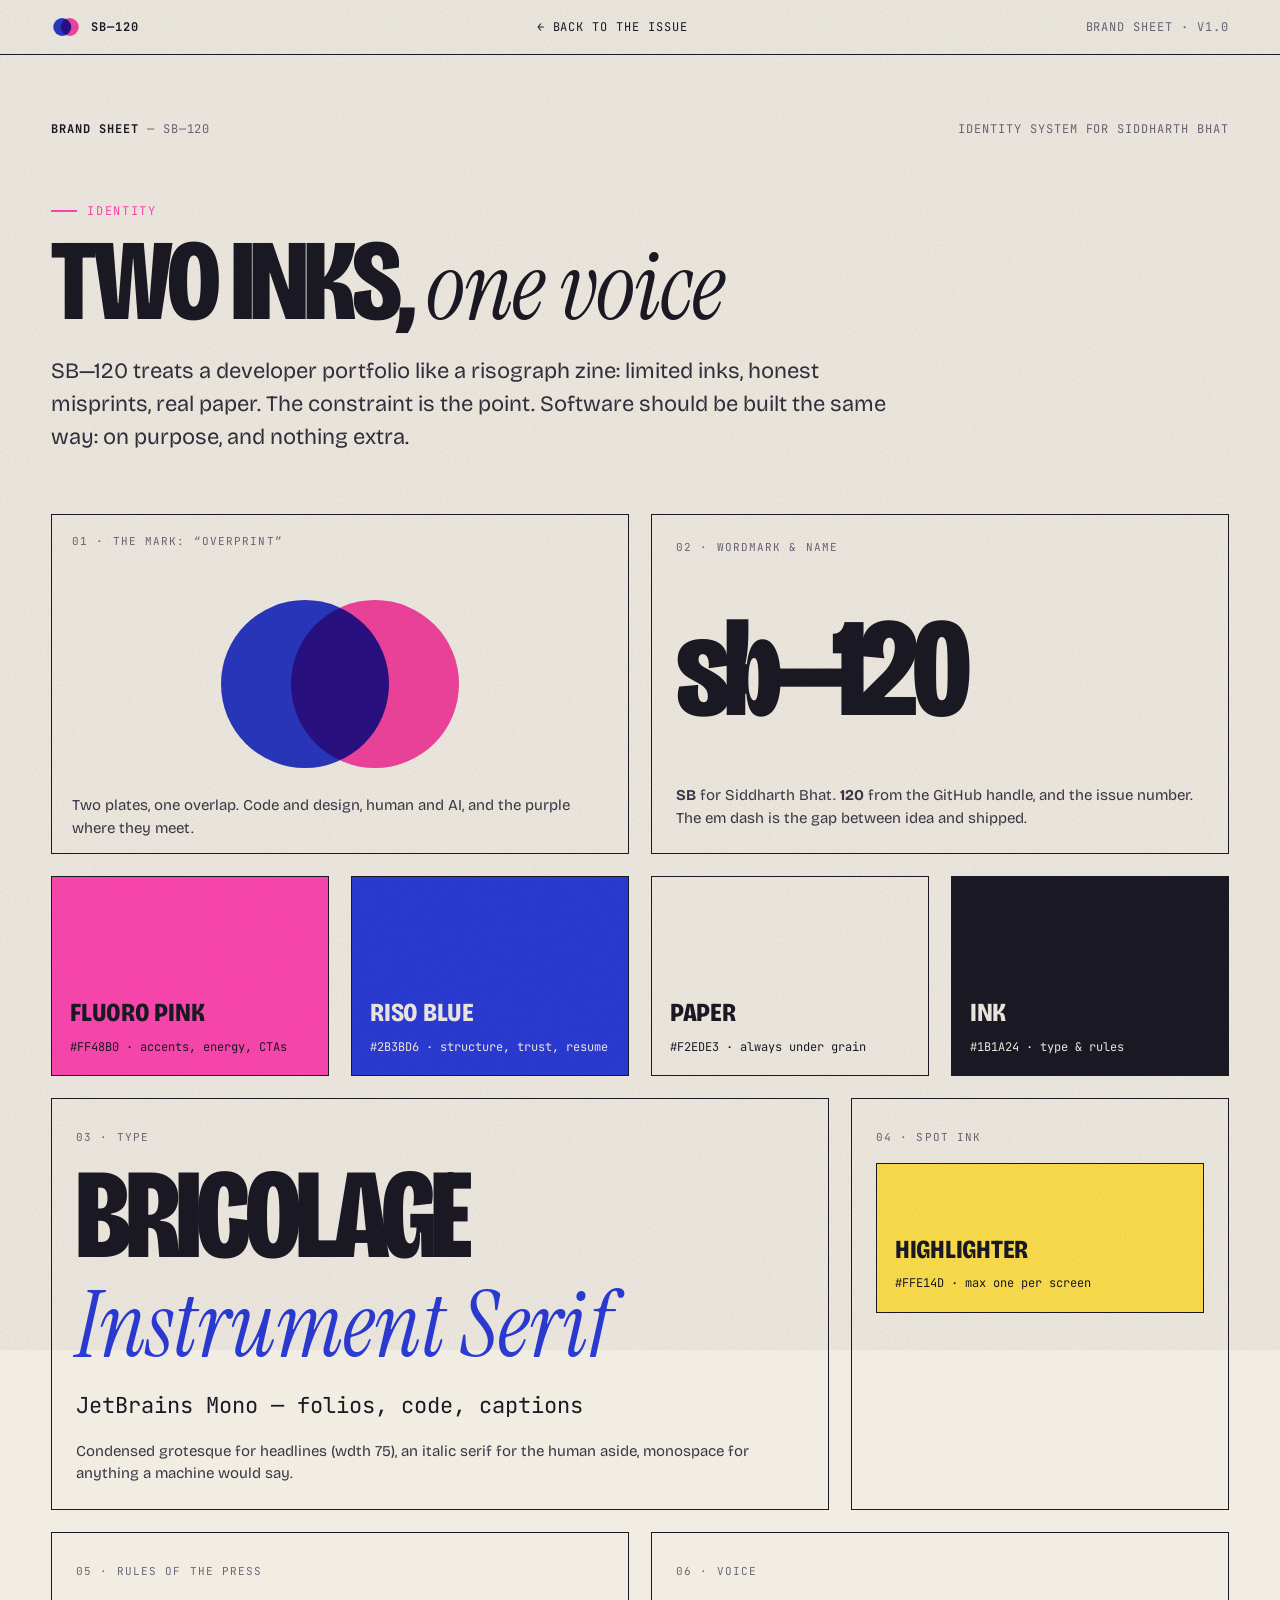
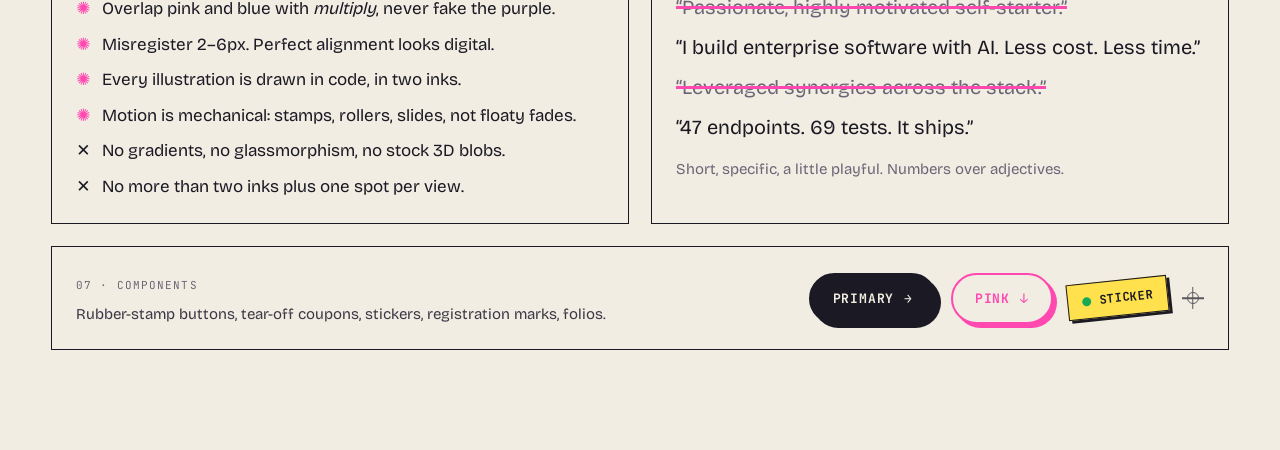
<file: brand.html>
<!doctype html>
<html lang="en">
<head>
<meta charset="utf-8">
<meta name="viewport" content="width=device-width, initial-scale=1">
<title>Brand sheet · SB—120 · Siddharth Bhat</title>
<meta name="description" content="The brand identity behind Siddharth Bhat's portfolio: two-ink risograph, type, marks and voice.">
<link rel="icon" href="assets/favicon.svg" type="image/svg+xml">
<link rel="preconnect" href="https://fonts.googleapis.com">
<link rel="preconnect" href="https://fonts.gstatic.com" crossorigin>
<link href="https://fonts.googleapis.com/css2?family=Bricolage+Grotesque:opsz,wdth,wght@12..96,75..100,300..800&family=Instrument+Serif:ital@0;1&family=JetBrains+Mono:wght@400;700&display=swap" rel="stylesheet">
<link rel="stylesheet" href="css/style.css?v=7">
<style>
  .b-grid { display: grid; grid-template-columns: repeat(12, 1fr); gap: 22px; }
  .tile { border: 1.5px solid var(--ink); background: var(--paper); padding: 24px; position: relative; min-height: 220px; }
  .tile .lbl { font-family: var(--f-mono); font-size: 11px; letter-spacing: .1em; text-transform: uppercase; color: var(--muted); }
  .span-4 { grid-column: span 4; } .span-6 { grid-column: span 6; } .span-8 { grid-column: span 8; } .span-12 { grid-column: span 12; } .span-3 { grid-column: span 3; }
  .sw { min-height: 200px; display: flex; flex-direction: column; justify-content: flex-end; padding: 18px; border: 1.5px solid var(--ink); font-family: var(--f-mono); font-size: 12px; line-height: 1.6; }
  .sw b { font-family: var(--f-display); font-size: 26px; font-weight: 800; font-variation-settings: "wdth" 80; text-transform: uppercase; display: block; margin-bottom: 4px; letter-spacing: -.01em; }
  .mark-big { display: grid; place-items: center; min-height: 340px; }
  .mark-big svg { width: min(280px, 70%); }
  .type-a { font-size: clamp(70px, 10vw, 150px); font-weight: 800; font-variation-settings: "wdth" 75; line-height: .85; letter-spacing: -.04em; text-transform: uppercase; margin: 12px 0; }
  .type-b { font-family: var(--f-serif); font-style: italic; font-size: clamp(54px, 7vw, 100px); line-height: 1; margin: 12px 0; color: var(--blue); }
  .type-c { font-family: var(--f-mono); font-size: 22px; margin: 18px 0; }
  .rules { list-style: none; padding: 0; margin: 14px 0 0; display: grid; gap: 10px; }
  .rules li { padding-left: 26px; position: relative; } .rules li::before { content: "✺"; color: var(--pink); position: absolute; left: 0; }
  .rules li.no::before { content: "✕"; color: var(--ink); }
  .voice p { font-size: 20px; margin: 10px 0; }
  .voice .bad { text-decoration: line-through; text-decoration-color: var(--pink); text-decoration-thickness: 3px; color: var(--muted); }
  @media (max-width: 900px) { .span-4, .span-6, .span-8, .span-3 { grid-column: span 12; } }
</style>
</head>
<body>
<div class="grain" aria-hidden="true"></div>
<header class="mast scrolled">
  <a class="logo" href="index.html" aria-label="Back to the portfolio">
    <svg class="logo-mark" viewBox="0 0 40 40" aria-hidden="true"><circle cx="15" cy="20" r="12" fill="#2b3bd6" style="mix-blend-mode:multiply"/><circle cx="25" cy="20" r="12" fill="#ff48b0" style="mix-blend-mode:multiply"/></svg>
    <span>sb—120</span>
  </a>
  <nav><a href="index.html">← Back to the issue</a></nav>
  <span class="issue">Brand sheet · v1.0</span>
</header>

<main class="wrap" style="padding-top:120px;padding-bottom:100px">
  <div class="folio"><span><b>BRAND SHEET</b> — SB—120</span><span>Identity system for Siddharth Bhat</span></div>
  <span class="kicker ink-pink">Identity</span>
  <h1 class="h-section">Two inks, <span class="serif">one voice</span></h1>
  <p class="lede" style="margin:24px 0 60px">SB—120 treats a developer portfolio like a risograph zine: limited inks, honest misprints, real paper. The constraint is the point. Software should be built the same way: on purpose, and nothing extra.</p>

  <div class="b-grid">
    <div class="tile span-6 mark-big">
      <span class="lbl" style="position:absolute;top:18px;left:20px">01 · The mark: “overprint”</span>
      <svg viewBox="0 0 40 40" aria-label="SB-120 mark, two overlapping circles in pink and blue"><circle cx="15" cy="20" r="12" fill="#2b3bd6" style="mix-blend-mode:multiply"/><circle cx="25" cy="20" r="12" fill="#ff48b0" style="mix-blend-mode:multiply"/></svg>
      <p style="position:absolute;bottom:14px;left:20px;right:20px;margin:0;font-size:15px;color:#3a3845">Two plates, one overlap. Code and design, human and AI, and the purple where they meet.</p>
    </div>
    <div class="tile span-6" style="display:flex;flex-direction:column;justify-content:space-between">
      <span class="lbl">02 · Wordmark &amp; name</span>
      <div style="font-size:clamp(70px,11vw,160px);font-weight:800;font-variation-settings:'wdth' 75;letter-spacing:-.04em;line-height:.9">sb—120</div>
      <p style="margin:0;font-size:15px;color:#3a3845"><b>SB</b> for Siddharth Bhat. <b>120</b> from the GitHub handle, and the issue number. The em dash is the gap between idea and shipped.</p>
    </div>

    <div class="sw span-3" style="background:var(--pink)"><b>Fluoro Pink</b>#FF48B0 · accents, energy, CTAs</div>
    <div class="sw span-3" style="background:var(--blue);color:var(--paper)"><b>Riso Blue</b>#2B3BD6 · structure, trust, resume</div>
    <div class="sw span-3" style="background:var(--paper)"><b>Paper</b>#F2EDE3 · always under grain</div>
    <div class="sw span-3" style="background:var(--ink);color:var(--paper)"><b>Ink</b>#1B1A24 · type &amp; rules</div>

    <div class="tile span-8">
      <span class="lbl">03 · Type</span>
      <div class="type-a">Bricolage</div>
      <div class="type-b">Instrument Serif</div>
      <div class="type-c">JetBrains Mono — folios, code, captions</div>
      <p style="margin:0;font-size:15px;color:#3a3845">Condensed grotesque for headlines (wdth 75), an italic serif for the human aside, monospace for anything a machine would say.</p>
    </div>
    <div class="tile span-4">
      <span class="lbl">04 · Spot ink</span>
      <div class="sw" style="background:var(--yellow);margin-top:14px;min-height:150px"><b>Highlighter</b>#FFE14D · max one per screen</div>
    </div>

    <div class="tile span-6">
      <span class="lbl">05 · Rules of the press</span>
      <ul class="rules">
        <li>Overlap pink and blue with <i>multiply</i>, never fake the purple.</li>
        <li>Misregister 2–6px. Perfect alignment looks digital.</li>
        <li>Every illustration is drawn in code, in two inks.</li>
        <li>Motion is mechanical: stamps, rollers, slides, not floaty fades.</li>
        <li class="no">No gradients, no glassmorphism, no stock 3D blobs.</li>
        <li class="no">No more than two inks plus one spot per view.</li>
      </ul>
    </div>
    <div class="tile span-6 voice">
      <span class="lbl">06 · Voice</span>
      <p class="bad">“Passionate, highly motivated self-starter.”</p>
      <p>“I build enterprise software with AI. Less cost. Less time.”</p>
      <p class="bad">“Leveraged synergies across the stack.”</p>
      <p>“47 endpoints. 69 tests. It ships.”</p>
      <p style="font-size:15px;color:var(--muted);margin-top:16px">Short, specific, a little playful. Numbers over adjectives.</p>
    </div>

    <div class="tile span-12" style="display:flex;align-items:center;justify-content:space-between;gap:24px;flex-wrap:wrap;min-height:auto">
      <div><span class="lbl">07 · Components</span><p style="margin:6px 0 0;font-size:15px;color:#3a3845">Rubber-stamp buttons, tear-off coupons, stickers, registration marks, folios.</p></div>
      <div style="display:flex;gap:14px;flex-wrap:wrap;align-items:center">
        <a class="btn solid" href="index.html">Primary <span class="arr">→</span></a>
        <a class="btn pink" href="index.html#resume">Pink <span class="arr">↓</span></a>
        <span class="sticker" style="position:static"><span class="dot"></span>Sticker</span>
        <span class="reg" style="position:relative;display:inline-block" aria-hidden="true"><i></i></span>
      </div>
    </div>
  </div>
</main>
</body>
</html>
</file>
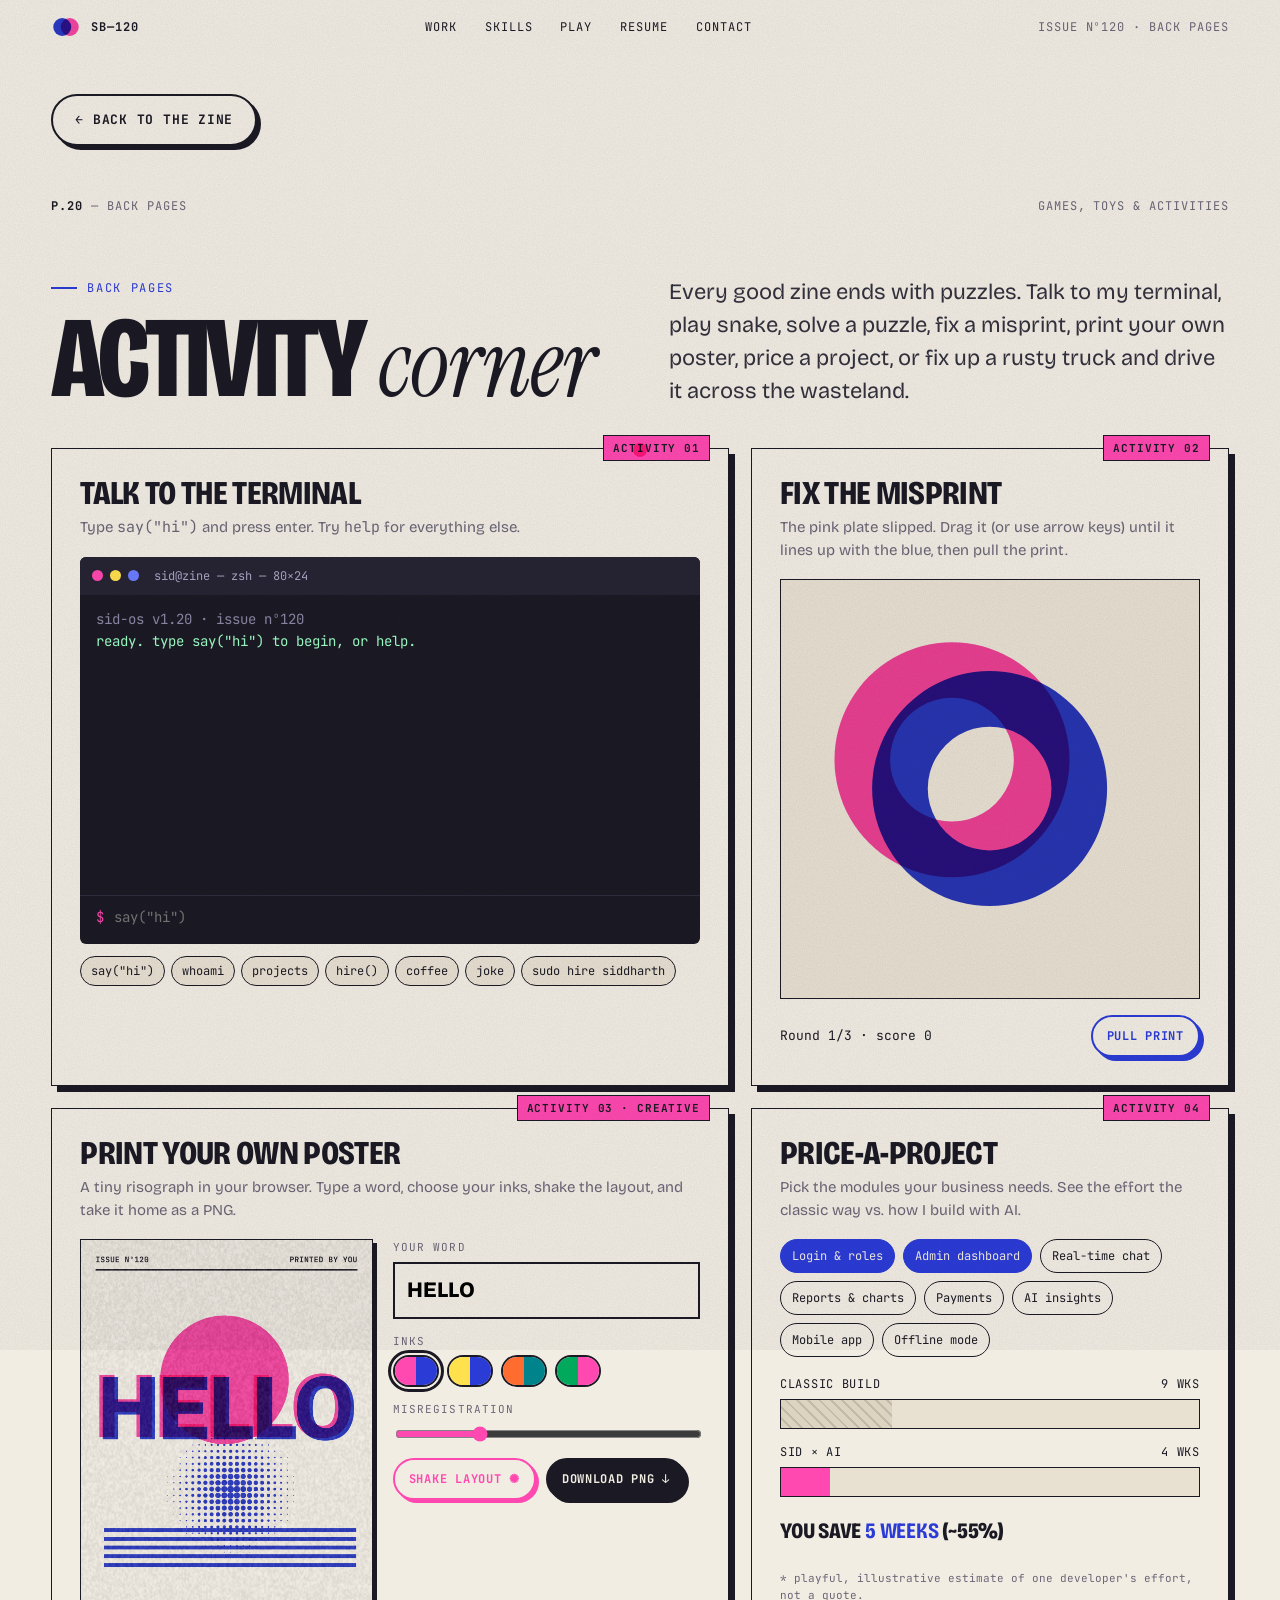
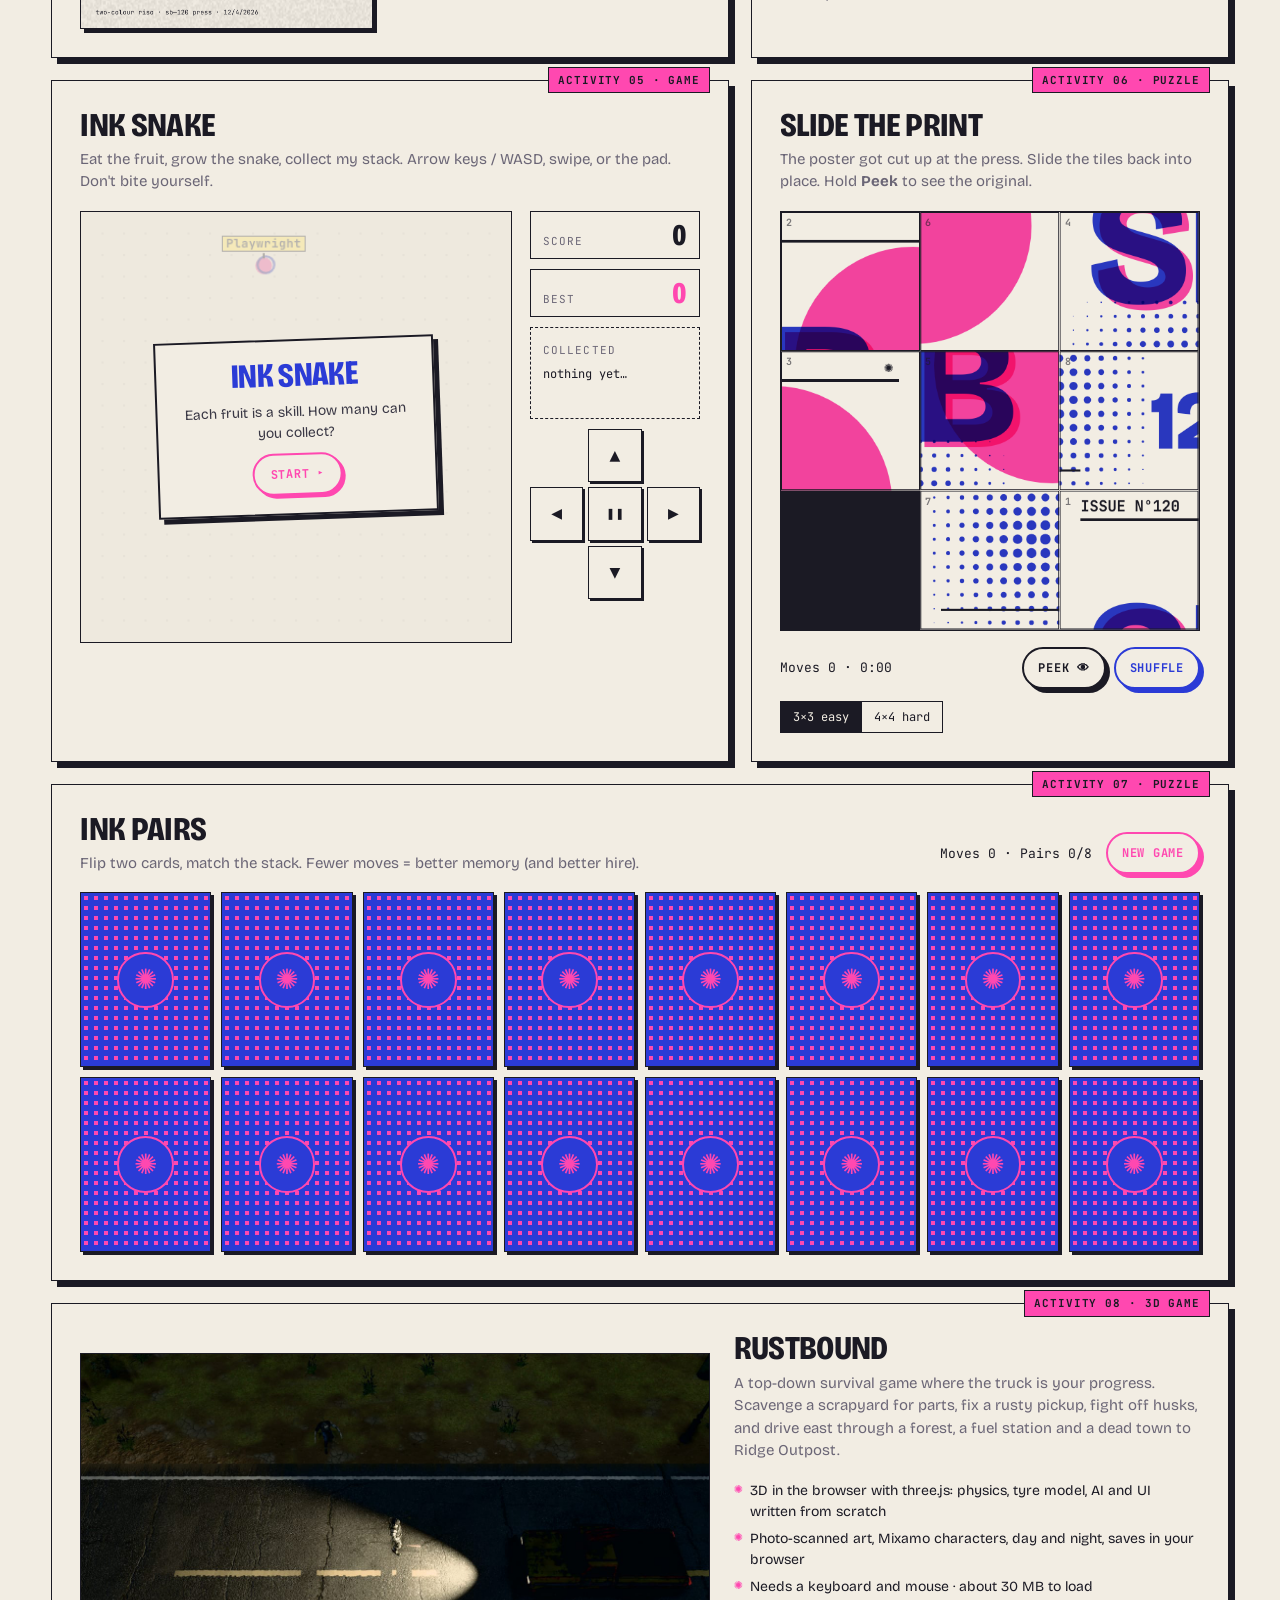
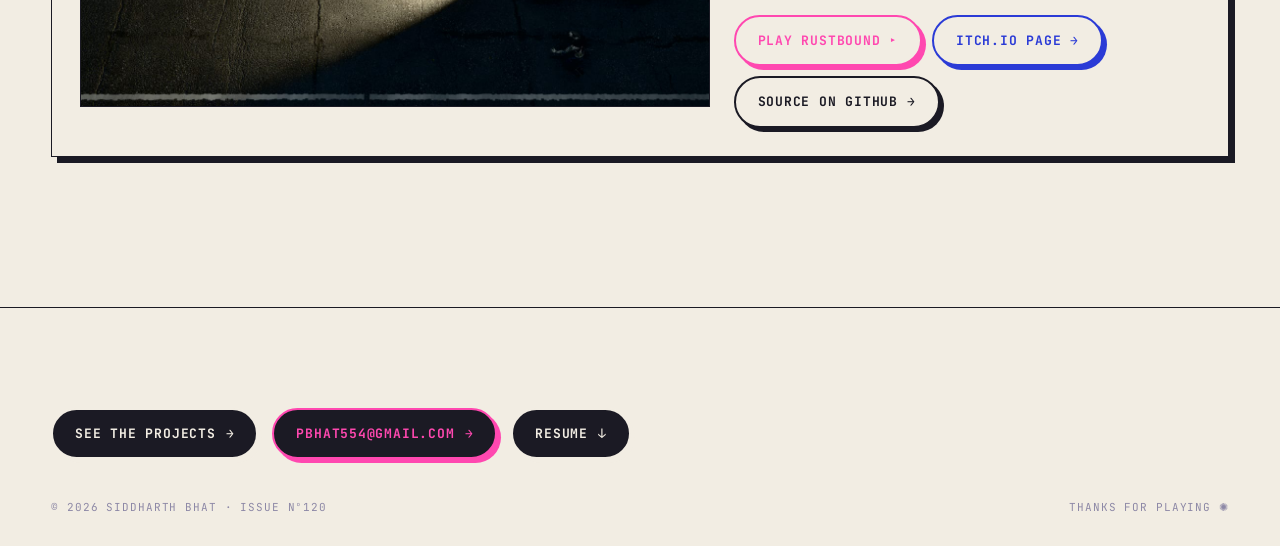
<file: play.html>
<!doctype html>
<html lang="en">
<head>
<meta charset="utf-8">
<meta name="viewport" content="width=device-width, initial-scale=1">
<title>Activity corner · Siddharth Bhat · Issue Nº120</title>
<meta name="description" content="The back pages of Siddharth Bhat's portfolio zine: talk to the terminal, play Ink Snake, solve puzzles, print a riso poster and price a project.">
<meta name="theme-color" content="#f2ede3">
<meta property="og:title" content="Activity corner · Siddharth Bhat">
<meta property="og:description" content="Enterprise software, built with AI. Less cost. Less time.">
<meta property="og:type" content="website">
<link rel="icon" href="assets/favicon.svg" type="image/svg+xml">
<link rel="preconnect" href="https://fonts.googleapis.com">
<link rel="preconnect" href="https://fonts.gstatic.com" crossorigin>
<link href="https://fonts.googleapis.com/css2?family=Bricolage+Grotesque:opsz,wdth,wght@12..96,75..100,300..800&family=Instrument+Serif:ital@0;1&family=JetBrains+Mono:wght@400;700&display=swap" rel="stylesheet">
<link rel="stylesheet" href="css/style.css?v=14">
</head>
<body>

<div class="grain" aria-hidden="true"></div>
<div class="dot-cursor" aria-hidden="true"></div>

<!-- ============ MASTHEAD ============ -->
<header class="mast" id="mast">
  <a class="logo" href="index.html" aria-label="Siddharth Bhat, back to the cover">
    <svg class="logo-mark" viewBox="0 0 40 40" aria-hidden="true">
      <circle cx="15" cy="20" r="12" fill="#2b3bd6" style="mix-blend-mode:multiply"/>
      <circle cx="25" cy="20" r="12" fill="#ff48b0" style="mix-blend-mode:multiply"/>
    </svg>
    <span>sb—120</span>
  </a>
  <nav aria-label="Sections">
    <a href="index.html#work">Work</a>
    <a href="index.html#skills" class="opt">Skills</a>
    <a href="play.html" class="on" aria-current="page">Play</a>
    <a href="index.html#resume">Resume</a>
    <a href="index.html#contact" class="opt">Contact</a>
  </nav>
  <span class="issue">Issue Nº120 · Back pages</span>
</header>

<main id="top" class="play-main">
<div class="wrap play-back"><a class="btn" href="index.html">← Back to the zine</a></div>

<!-- ============ PLAYGROUND ============ -->
<section class="page" id="play" aria-labelledby="play-h">
  <div class="wrap">
    <div class="folio"><span><b>p.20</b> — Back pages</span><span>Games, toys &amp; activities</span></div>
    <div class="work-head" style="margin-bottom:0">
      <div class="rv">
        <span class="kicker ink-blue">Back pages</span>
        <h2 class="h-section" id="play-h">Activity <span class="serif">corner</span></h2>
      </div>
      <p class="lede rv d1">Every good zine ends with puzzles. Talk to my terminal, play snake, solve a puzzle, fix a misprint, print your own poster, price a project, or fix up a rusty truck and drive it across the wasteland.</p>
    </div>

    <div class="play-grid">
      <!-- console -->
      <div id="act-terminal" class="card c-console rv">
        <span class="num-tab">Activity 01</span>
        <h4>Talk to the terminal</h4>
        <p class="sub">Type <span class="mono">say("hi")</span> and press enter. Try <span class="mono">help</span> for everything else.</p>
        <div class="term">
          <div class="term-bar"><i></i><i></i><i></i><span>sid@zine — zsh — 80×24</span></div>
          <div class="term-out" id="termOut" aria-live="polite"></div>
          <form class="term-in" id="termForm" autocomplete="off">
            <label for="termIn">$</label>
            <input id="termIn" type="text" spellcheck="false" autocapitalize="off" placeholder='say("hi")' aria-label="Terminal command">
          </form>
        </div>
        <div class="chips" id="termChips">
          <button type="button">say("hi")</button><button type="button">whoami</button><button type="button">projects</button>
          <button type="button">hire()</button><button type="button">coffee</button><button type="button">joke</button><button type="button">sudo hire siddharth</button>
        </div>
      </div>

      <!-- register game -->
      <div id="act-misprint" class="card c-register rv d1">
        <span class="num-tab">Activity 02</span>
        <h4>Fix the misprint</h4>
        <p class="sub">The pink plate slipped. Drag it (or use arrow keys) until it lines up with the blue, then pull the print.</p>
        <div class="reg-stage" id="regStage" tabindex="0" aria-label="Misregistration game. Use arrow keys to move the pink layer.">
          <div class="reg-layer l1" aria-hidden="true"><svg viewBox="0 0 100 100" id="regSvg1"></svg></div>
          <div class="reg-layer l2" id="regPink" aria-hidden="true"><svg viewBox="0 0 100 100" id="regSvg2"></svg></div>
          <div class="reg-verdict" id="regVerdict"></div>
        </div>
        <div class="reg-ui">
          <span class="score" id="regScore">Round 1/3 · score 0</span>
          <button class="btn blue" type="button" id="regPull" style="padding:10px 14px;font-size:12px">Pull print</button>
        </div>
      </div>

      <!-- poster maker -->
      <div id="act-poster" class="card c-poster rv">
        <span class="num-tab">Activity 03 · creative</span>
        <h4>Print your own poster</h4>
        <p class="sub">A tiny risograph in your browser. Type a word, choose your inks, shake the layout, and take it home as a PNG.</p>
        <div class="poster-wrap">
          <canvas id="poster" width="600" height="800" aria-label="Your generated riso poster"></canvas>
          <div>
            <div class="field"><label for="posterWord">Your word</label><input id="posterWord" type="text" maxlength="14" value="HELLO"></div>
            <div class="field"><span class="lbl">Inks</span>
              <div class="swatches" id="inks">
                <button type="button" aria-pressed="true" aria-label="Pink and blue" data-a="#ff48b0" data-b="#2b3bd6"><span style="background:#ff48b0"></span><span style="background:#2b3bd6"></span></button>
                <button type="button" aria-pressed="false" aria-label="Yellow and blue" data-a="#ffe14d" data-b="#2b3bd6"><span style="background:#ffe14d"></span><span style="background:#2b3bd6"></span></button>
                <button type="button" aria-pressed="false" aria-label="Orange and teal" data-a="#ff6c2f" data-b="#00838a"><span style="background:#ff6c2f"></span><span style="background:#00838a"></span></button>
                <button type="button" aria-pressed="false" aria-label="Green and pink" data-a="#00a95c" data-b="#ff48b0"><span style="background:#00a95c"></span><span style="background:#ff48b0"></span></button>
              </div>
            </div>
            <div class="field"><label for="posterMis">Misregistration</label><input id="posterMis" type="range" min="0" max="30" value="8"></div>
            <div class="poster-btns">
              <button class="btn pink" type="button" id="posterShake">Shake layout ✺</button>
              <button class="btn solid" type="button" id="posterSave">Download PNG ↓</button>
            </div>
          </div>
        </div>
      </div>

      <!-- estimator -->
      <div id="act-price" class="card c-estimate rv d1">
        <span class="num-tab">Activity 04</span>
        <h4>Price-a-project</h4>
        <p class="sub">Pick the modules your business needs. See the effort the classic way vs. how I build with AI.</p>
        <div class="mods" id="mods">
          <label><input type="checkbox" value="3" checked><span>Login &amp; roles</span></label>
          <label><input type="checkbox" value="4" checked><span>Admin dashboard</span></label>
          <label><input type="checkbox" value="4"><span>Real-time chat</span></label>
          <label><input type="checkbox" value="3"><span>Reports &amp; charts</span></label>
          <label><input type="checkbox" value="5"><span>Payments</span></label>
          <label><input type="checkbox" value="4"><span>AI insights</span></label>
          <label><input type="checkbox" value="6"><span>Mobile app</span></label>
          <label><input type="checkbox" value="3"><span>Offline mode</span></label>
        </div>
        <div class="bars">
          <div class="bar-row"><div class="lbl"><span>Classic build</span><span id="tradW">0 wks</span></div><div class="bar trad"><i id="tradBar"></i></div></div>
          <div class="bar-row"><div class="lbl"><span>Sid × AI</span><span id="aiW">0 wks</span></div><div class="bar ai"><i id="aiBar"></i></div></div>
        </div>
        <p class="saving" id="saving">You save <b>0 weeks</b></p>
        <p class="fine">* playful, illustrative estimate of one developer's effort, not a quote.</p>
      </div>

      <!-- snake -->
      <div id="act-snake" class="card c-snake rv">
        <span class="num-tab">Activity 05 · game</span>
        <h4>Ink Snake</h4>
        <p class="sub">Eat the fruit, grow the snake, collect my stack. Arrow keys / WASD, swipe, or the pad. Don't bite yourself.</p>
        <div class="snake-wrap">
          <div class="snake-stage" id="snakeStage" tabindex="0" aria-label="Snake game. Press Enter or Space to start, arrow keys to steer.">
            <canvas id="snake" width="400" height="400"></canvas>
            <div class="game-over" id="snakeOverlay">
              <div class="go-card">
                <b id="snakeTitle">Ink Snake</b>
                <span id="snakeMsg">Each fruit is a skill. How many can you collect?</span>
                <button class="btn pink" type="button" id="snakeStart">Start ▸</button>
              </div>
            </div>
          </div>
          <div class="snake-side">
            <div class="scorebox"><span>Score</span><b id="snakeScore">0</b></div>
            <div class="scorebox"><span>Best</span><b id="snakeBest">0</b></div>
            <div class="ate"><span>Collected</span><p id="snakeAte">nothing yet…</p></div>
            <div class="dpad" aria-label="Direction pad">
              <button type="button" data-d="up" aria-label="Up">▲</button>
              <button type="button" data-d="left" aria-label="Left">◀</button>
              <button type="button" data-d="pause" aria-label="Pause or start">❚❚</button>
              <button type="button" data-d="right" aria-label="Right">▶</button>
              <button type="button" data-d="down" aria-label="Down">▼</button>
            </div>
          </div>
        </div>
      </div>

      <!-- sliding puzzle -->
      <div id="act-slide" class="card c-slide rv d1">
        <span class="num-tab">Activity 06 · puzzle</span>
        <h4>Slide the print</h4>
        <p class="sub">The poster got cut up at the press. Slide the tiles back into place. Hold <b>Peek</b> to see the original.</p>
        <div class="slide-board" id="slideBoard" tabindex="0" aria-label="Sliding puzzle. Click a tile next to the gap, or use arrow keys."></div>
        <div class="reg-ui">
          <span class="score" id="slideInfo">Moves 0 · 0:00</span>
          <span style="display:flex;gap:8px;flex-wrap:wrap">
            <button class="btn" type="button" id="slidePeek" style="padding:10px 14px;font-size:12px">Peek 👁</button>
            <button class="btn blue" type="button" id="slideShuffle" style="padding:10px 14px;font-size:12px">Shuffle</button>
          </span>
        </div>
        <div class="seg" id="slideSize" role="group" aria-label="Puzzle size">
          <button type="button" data-n="3" aria-pressed="true">3×3 easy</button>
          <button type="button" data-n="4" aria-pressed="false">4×4 hard</button>
        </div>
      </div>

      <!-- memory -->
      <div id="act-pairs" class="card c-memory rv">
        <span class="num-tab">Activity 07 · puzzle</span>
        <div class="mem-head">
          <div>
            <h4>Ink pairs</h4>
            <p class="sub" style="margin-bottom:0">Flip two cards, match the stack. Fewer moves = better memory (and better hire).</p>
          </div>
          <div class="mem-stats">
            <span class="score" id="memInfo">Moves 0 · Pairs 0/8</span>
            <button class="btn pink" type="button" id="memReset" style="padding:10px 14px;font-size:12px">New game</button>
          </div>
        </div>
        <div class="mem-grid" id="memGrid"></div>
      </div>

      <!-- rustbound: a full game on its own page -->
      <div id="act-rustbound" class="card c-rustbound rv">
        <span class="num-tab">Activity 08 · 3D game</span>
        <div class="rb-wrap">
          <a class="rb-shot" href="https://sidxcodes.github.io/rustbound/" target="_blank" rel="noopener" aria-label="Play Rustbound (opens in a new tab)">
            <img src="assets/rustbound.jpg" width="1280" height="720" loading="lazy" alt="Rustbound at night: the survivor stands in the truck's headlight beam on a cracked road while husks close in.">
          </a>
          <div>
            <h4>Rustbound</h4>
            <p class="sub">A top-down survival game where the truck is your progress. Scavenge a scrapyard for parts, fix a rusty pickup, fight off husks, and drive east through a forest, a fuel station and a dead town to Ridge Outpost.</p>
            <ul class="rb-facts">
              <li>3D in the browser with three.js: physics, tyre model, AI and UI written from scratch</li>
              <li>Photo-scanned art, Mixamo characters, day and night, saves in your browser</li>
              <li>Needs a keyboard and mouse · about 30 MB to load</li>
            </ul>
            <div class="rb-btns">
              <a class="btn pink" href="https://sidxcodes.github.io/rustbound/" target="_blank" rel="noopener">Play Rustbound ▸</a>
              <a class="btn blue" href="https://zenitsuuu.itch.io/rustbound" target="_blank" rel="noopener">itch.io page →</a>
              <a class="btn" href="https://github.com/sidxcodes/rustbound" target="_blank" rel="noopener">Source on GitHub →</a>
            </div>
          </div>
        </div>
      </div>
    </div>
  </div>
</section>


<section class="page play-foot" aria-label="More">
  <div class="wrap">
    <div class="contact-row">
      <a class="btn solid" href="index.html#work">See the projects <span class="arr">→</span></a>
      <a class="btn pink" href="mailto:pbhat554@gmail.com">pbhat554@gmail.com <span class="arr">→</span></a>
      <a class="btn" href="index.html#resume">Resume <span class="arr">↓</span></a>
    </div>
    <div class="foot"><span>© 2026 Siddharth Bhat · Issue Nº120</span><span>Thanks for playing ✺</span></div>
  </div>
</section>
</main>

<script src="js/main.js?v=14"></script>
<script src="js/play.js?v=14"></script>
<script src="js/games.js?v=14"></script>
</body>
</html>
</file>
<file: css/style.css>
/* =========================================================
   SB—120 · a zine about building things
   Brand system: two-ink risograph on warm paper.
   ========================================================= */

:root {
  --paper: #f2ede3;
  --paper-2: #e8e0d1;
  --paper-3: #ddd3c1;
  --ink: #1b1a24;
  --muted: #6b6676;
  --pink: #ff48b0;   /* Fluoro Pink */
  --blue: #2b3bd6;   /* Riso Blue — matches the resume accent */
  --yellow: #ffe14d; /* spot highlighter, used sparingly */
  --over: #4a1f8c;   /* what pink × blue overprint reads as */

  --f-display: "Bricolage Grotesque", "Arial Narrow", system-ui, sans-serif;
  --f-serif: "Instrument Serif", Georgia, serif;
  --f-mono: "JetBrains Mono", ui-monospace, Consolas, monospace;

  --gutter: clamp(18px, 4vw, 56px);
  --max: 1280px;
  --ease: cubic-bezier(.2, .8, .2, 1);
  --ease-spring: cubic-bezier(.34, 1.56, .64, 1);
  --mx: 0;  /* pointer offsets, set from JS (-1..1) */
  --my: 0;
}

*, *::before, *::after { box-sizing: border-box; }
html { scroll-behavior: smooth; -webkit-text-size-adjust: 100%; overflow-x: clip; }
body {
  margin: 0;
  background: var(--paper);
  color: var(--ink);
  font-family: var(--f-display);
  font-size: 17px;
  line-height: 1.5;
  overflow-x: hidden;
  -webkit-font-smoothing: antialiased;
}
img, svg { display: block; max-width: 100%; }
a { color: inherit; }
button { font: inherit; color: inherit; cursor: pointer; }
::selection { background: var(--pink); color: var(--paper); }
:focus-visible { outline: 3px solid var(--blue); outline-offset: 3px; }

.sr-only {
  position: absolute; width: 1px; height: 1px; padding: 0; margin: -1px;
  overflow: hidden; clip: rect(0 0 0 0); white-space: nowrap; border: 0;
}

/* ---------- paper grain ---------- */
.grain {
  position: fixed; inset: -50%; z-index: 90; pointer-events: none;
  opacity: .22; mix-blend-mode: multiply;
  background-image: url("data:image/svg+xml;utf8,<svg xmlns='http://www.w3.org/2000/svg' width='220' height='220'><filter id='n'><feTurbulence type='fractalNoise' baseFrequency='.9' numOctaves='2' stitchTiles='stitch'/><feColorMatrix values='0 0 0 0 0.1  0 0 0 0 0.09  0 0 0 0 0.14  0 0 0 .55 0'/></filter><rect width='100%' height='100%' filter='url(%23n)'/></svg>");
  animation: grain 1.2s steps(4) infinite;
}
@keyframes grain {
  0% { transform: translate(0, 0); } 25% { transform: translate(-3%, 2%); }
  50% { transform: translate(2%, -3%); } 75% { transform: translate(-2%, -1%); }
}

/* ---------- ink helpers ---------- */
.ink-pink { color: var(--pink); }
.ink-blue { color: var(--blue); }
.mono { font-family: var(--f-mono); }
.serif { font-family: var(--f-serif); font-weight: 400; font-style: italic; letter-spacing: 0; }
.hl { background: linear-gradient(transparent 55%, var(--yellow) 55%, var(--yellow) 92%, transparent 92%); padding: 0 .1em; }

.halftone {
  background-image: radial-gradient(circle, currentColor 32%, transparent 34%);
  background-size: 9px 9px;
}

/* Overprinted two-layer type. Real text lives in .sr-only; layers are decorative. */
.over { position: relative; display: inline-block; line-height: .82; }
.over .l {
  display: block; mix-blend-mode: multiply;
  transition: transform .5s var(--ease);
}
.over .l + .l { position: absolute; inset: 0; }
.over .l-blue { color: var(--blue); transform: translate(calc(var(--mx) * -7px - 2px), calc(var(--my) * -5px - 1px)); }
.over .l-pink { color: var(--pink); transform: translate(calc(var(--mx) * 7px + 3px), calc(var(--my) * 5px + 2px)); }

/* ---------- layout ---------- */
.wrap { width: 100%; max-width: var(--max); margin: 0 auto; padding: 0 var(--gutter); }
section { position: relative; }
.page { padding: clamp(80px, 12vw, 150px) 0; border-top: 1.5px solid var(--ink); }

.folio {
  display: flex; justify-content: space-between; align-items: baseline; gap: 16px; flex-wrap: wrap;
  font-family: var(--f-mono); font-size: 12px; letter-spacing: .08em; text-transform: uppercase;
  color: var(--muted); margin-bottom: clamp(28px, 5vw, 56px);
}
.folio b { color: var(--ink); font-weight: 700; }

.kicker {
  font-family: var(--f-mono); font-size: 12px; letter-spacing: .14em; text-transform: uppercase;
  display: inline-flex; align-items: center; gap: 10px;
}
.kicker::before { content: ""; width: 26px; height: 2px; background: currentColor; }

.h-section {
  font-size: clamp(48px, 9vw, 132px);
  font-weight: 800; font-variation-settings: "wdth" 78, "opsz" 96;
  letter-spacing: -.035em; line-height: .86; margin: 12px 0 0;
  text-transform: uppercase;
}
.h-section .serif { text-transform: none; font-size: .82em; letter-spacing: -.01em; }
.lede { font-size: clamp(18px, 1.8vw, 22px); max-width: 60ch; color: #33313d; }

/* ---------- masthead nav ---------- */
.mast {
  position: fixed; top: 0; left: 0; right: 0; z-index: 60;
  display: flex; align-items: center; justify-content: space-between; gap: 16px;
  padding: 12px var(--gutter);
  font-family: var(--f-mono); font-size: 12px; letter-spacing: .08em; text-transform: uppercase;
  background: color-mix(in srgb, var(--paper) 86%, transparent);
  backdrop-filter: blur(8px); -webkit-backdrop-filter: blur(8px);
  border-bottom: 1.5px solid transparent;
  transition: border-color .3s, transform .4s var(--ease);
}
.mast.scrolled { border-bottom-color: var(--ink); }
.mast.hide { transform: translateY(-100%); }
.logo { display: inline-flex; align-items: center; gap: 10px; text-decoration: none; font-weight: 700; }
.logo-mark { width: 30px; height: 30px; }
.logo:hover .logo-mark { animation: wobble .6s var(--ease-spring); }
@keyframes wobble { 30% { transform: rotate(-14deg) scale(1.08); } 60% { transform: rotate(8deg); } }
.mast nav { display: flex; gap: clamp(10px, 2.4vw, 28px); }
.mast nav a { text-decoration: none; position: relative; padding: 4px 0; }
.mast nav a::after {
  content: ""; position: absolute; left: 0; right: 0; bottom: 0; height: 2px;
  background: var(--pink); transform: scaleX(0); transform-origin: right; transition: transform .35s var(--ease);
}
.mast nav a:hover::after, .mast nav a.on::after { transform: scaleX(1); transform-origin: left; }
.mast .issue { color: var(--muted); }
@media (max-width: 760px) { .mast .issue, .mast nav .opt { display: none; } }

/* ---------- buttons (rubber stamps) ---------- */
.btn {
  --c: var(--ink);
  display: inline-flex; align-items: center; gap: 10px;
  padding: 14px 22px; border: 2px solid var(--c); border-radius: 999px;
  background: var(--paper); color: var(--c); text-decoration: none;
  font-family: var(--f-mono); font-size: 13px; font-weight: 700; letter-spacing: .06em; text-transform: uppercase;
  box-shadow: 4px 4px 0 var(--c);
  transition: transform .18s var(--ease), box-shadow .18s var(--ease), background .2s;
}
.btn:hover { transform: translate(-2px, -2px); box-shadow: 6px 6px 0 var(--c); }
.btn:active { transform: translate(4px, 4px); box-shadow: 0 0 0 var(--c); }
.btn.solid { background: var(--c); color: var(--paper); }
.btn.pink { --c: var(--pink); }
.btn.blue { --c: var(--blue); }
.btn .arr { transition: transform .3s var(--ease); }
.btn:hover .arr { transform: translateX(4px); }
.btn:hover .arr.down { transform: translateY(3px); }

/* =========================================================
   COVER
   ========================================================= */
.cover { min-height: 100svh; padding: 86px 0 40px; display: flex; flex-direction: column; overflow: hidden; }
.cover .wrap { flex: 1; display: flex; flex-direction: column; }
.cover-top {
  display: grid; grid-template-columns: 1fr auto 1fr; align-items: end; gap: 12px;
  border-top: 4px solid var(--ink); border-bottom: 1.5px solid var(--ink); padding: 8px 0;
  font-family: var(--f-mono); font-size: 12px; letter-spacing: .1em; text-transform: uppercase;
}
.cover-top > :nth-child(2) { font-weight: 700; }
.cover-top > :last-child { text-align: right; }

.cover-name {
  position: relative; margin: clamp(18px, 3vw, 34px) 0 0;
  font-size: clamp(72px, 15.5vw, 236px);
  font-weight: 800; font-variation-settings: "wdth" 75, "opsz" 96;
  letter-spacing: -.045em; text-transform: uppercase; line-height: .84;
}
.cover-name .row { display: block; }
.cover-name .row:nth-child(3) { padding-left: 11vw; }
.cover-name .over .l-blue { transform: translate(calc(var(--mx) * -7px - .018em), calc(var(--my) * -5px - .01em)); }
.cover-name .over .l-pink { transform: translate(calc(var(--mx) * 7px + .022em), calc(var(--my) * 5px + .014em)); }

.cover-grid {
  display: grid; grid-template-columns: 1fr; gap: 26px;
  align-items: end; margin-top: auto; padding-top: clamp(24px, 4vw, 48px);
}
@media (min-width: 981px) {
  .cover .wrap {
    display: grid; grid-template-columns: auto 1fr; grid-template-rows: auto 1fr;
    column-gap: clamp(30px, 5vw, 90px);
  }
  .cover-top { grid-column: 1 / -1; }
  .cover-grid { grid-column: 2; grid-row: 2; align-self: end; padding-bottom: 8px; }
  .cover-name { grid-column: 1; grid-row: 2; align-self: center; }
}
.pitch { font-size: clamp(24px, 3.1vw, 44px); line-height: 1.06; font-weight: 700; letter-spacing: -.02em; margin: 0; max-width: 20ch; }
.pitch .serif { font-size: 1.12em; color: var(--blue); }
.cover-side { display: flex; flex-direction: column; gap: 22px; align-items: flex-start; }
.cover-side p { margin: 0; color: #3a3845; max-width: 42ch; }
.cover-ctas { display: flex; gap: 14px; flex-wrap: wrap; }

/* rotating stamp */
.stamp {
  position: absolute; right: clamp(8px, 6vw, 90px); top: clamp(110px, 11vw, 160px);
  width: clamp(110px, 13vw, 170px); aspect-ratio: 1; color: var(--pink); z-index: 2;
  mix-blend-mode: multiply;
}
.stamp svg { width: 100%; height: 100%; animation: spin 22s linear infinite; }
.stamp .core {
  position: absolute; inset: 0; display: grid; place-items: center;
  font-weight: 800; font-size: clamp(22px, 2.6vw, 34px); font-variation-settings: "wdth" 75; color: var(--blue);
}
@keyframes spin { to { transform: rotate(360deg); } }

.sticker {
  position: absolute; z-index: 3; display: inline-flex; align-items: center; gap: 8px;
  padding: 8px 14px; background: var(--yellow); color: var(--ink);
  font-family: var(--f-mono); font-size: 12px; font-weight: 700; letter-spacing: .06em; text-transform: uppercase;
  border: 1.5px solid var(--ink); box-shadow: 3px 3px 0 var(--ink);
  transform: rotate(-6deg);
}
.sticker .dot { width: 9px; height: 9px; border-radius: 50%; background: #18a957; animation: pulse 1.6s infinite; }
@keyframes pulse { 50% { box-shadow: 0 0 0 6px rgba(24,169,87,.18); } }
.cover .sticker { left: clamp(10px, 47vw, 720px); top: clamp(150px, 21vw, 290px); }

/* registration marks */
.reg { position: absolute; width: 22px; height: 22px; color: var(--ink); opacity: .7; }
.reg::before, .reg::after { content: ""; position: absolute; background: currentColor; }
.reg::before { left: 50%; top: 0; bottom: 0; width: 1.5px; transform: translateX(-50%); }
.reg::after { top: 50%; left: 0; right: 0; height: 1.5px; transform: translateY(-50%); }
.reg i { position: absolute; inset: 5px; border: 1.5px solid currentColor; border-radius: 50%; }
.reg.tl { top: 70px; left: 10px; } .reg.tr { top: 70px; right: 10px; }
.reg.bl { bottom: 10px; left: 10px; } .reg.br { bottom: 10px; right: 10px; }

.blob { position: absolute; z-index: -1; mix-blend-mode: multiply; pointer-events: none; }
.blob.b1 { width: clamp(200px, 26vw, 420px); right: -9vw; bottom: -12vh; color: var(--blue); opacity: .9; }
.blob.b2 { width: clamp(160px, 22vw, 360px); left: -5vw; top: 34vh; color: var(--pink); }

/* ---------- ticker ---------- */
.ticker {
  overflow: hidden; background: var(--ink); color: var(--paper);
  border-block: 1.5px solid var(--ink); transform: rotate(-1.2deg) scale(1.03);
  margin: -10px 0 0; position: relative; z-index: 4;
}
.ticker-track {
  display: flex; width: max-content; gap: 0;
  animation: tick 38s linear infinite;
  font-weight: 800; font-variation-settings: "wdth" 78; text-transform: uppercase;
  font-size: clamp(20px, 2.6vw, 34px); letter-spacing: -.01em; padding: 12px 0;
}
.ticker-track span { padding: 0 22px; white-space: nowrap; display: inline-flex; align-items: center; gap: 44px; }
.ticker-track span::after { content: "✺"; color: var(--pink); }
.ticker:hover .ticker-track { animation-play-state: paused; }
@keyframes tick { to { transform: translateX(-50%); } }

/* =========================================================
   CONTENTS
   ========================================================= */
.contents-grid { display: grid; grid-template-columns: 1fr 1.3fr; gap: clamp(30px, 6vw, 90px); align-items: start; }
.toc { list-style: none; margin: 0; padding: 0; counter-reset: toc; }
.toc li { border-bottom: 1.5px solid var(--ink); }
.toc li:first-child { border-top: 1.5px solid var(--ink); }
.toc a {
  display: grid; grid-template-columns: 70px 1fr auto; align-items: baseline; gap: 16px;
  padding: 16px 4px; text-decoration: none; position: relative; overflow: hidden;
}
.toc a::before {
  content: ""; position: absolute; inset: 0; background: var(--pink); z-index: -1;
  transform: translateY(101%); transition: transform .45s var(--ease);
}
.toc a:hover::before { transform: translateY(0); }
.toc a:hover { color: var(--paper); }
.toc .n { font-family: var(--f-mono); font-size: 13px; }
.toc .t { font-size: clamp(26px, 3.4vw, 46px); font-weight: 800; font-variation-settings: "wdth" 80; letter-spacing: -.02em; line-height: 1; text-transform: uppercase; transition: transform .45s var(--ease); }
.toc a:hover .t { transform: translateX(10px); }
.toc .d { font-family: var(--f-serif); font-style: italic; font-size: 20px; }

.editor-note { position: sticky; top: 100px; }
.editor-note .letter {
  background: var(--paper-2); padding: clamp(22px, 3vw, 34px); border: 1.5px solid var(--ink);
  position: relative; transform: rotate(-1.2deg);
}
.editor-note .letter::before {
  content: ""; position: absolute; top: -14px; left: 50%; width: 110px; height: 28px; transform: translateX(-50%) rotate(3deg);
  background: color-mix(in srgb, var(--yellow) 75%, transparent); border-inline: 1px dashed rgba(0,0,0,.15);
}
.letter p { margin: 0 0 14px; font-size: 18px; }
.letter .sig { font-family: var(--f-serif); font-style: italic; font-size: 30px; color: var(--blue); margin: 4px 0 0; }

/* =========================================================
   PITCH / NUMBERS
   ========================================================= */
.pitch-page { background: var(--blue); color: var(--paper); border-top: 0; overflow: hidden; }
.pitch-page .folio, .pitch-page .folio b { color: var(--paper); }
.pitch-page .h-section .serif { color: var(--pink); }
.big-claim {
  font-size: clamp(34px, 5.6vw, 84px); font-weight: 800; font-variation-settings: "wdth" 80;
  letter-spacing: -.03em; line-height: .95; margin: 0 0 clamp(40px, 6vw, 80px); max-width: 16ch;
}
.big-claim .strike { position: relative; color: color-mix(in srgb, var(--paper) 55%, transparent); }
.big-claim .strike::after {
  content: ""; position: absolute; left: -2%; right: -2%; top: 52%; height: .09em; background: var(--pink);
  transform: scaleX(var(--s, 0)); transform-origin: left; transition: transform .9s var(--ease) .3s;
}
.in .big-claim .strike::after { --s: 1; }

.stats { display: grid; grid-template-columns: repeat(4, 1fr); border-top: 1.5px solid var(--paper); }
.stat { padding: 26px 18px 10px 0; border-right: 1.5px solid color-mix(in srgb, var(--paper) 40%, transparent); }
.stat:last-child { border-right: 0; }
.stat + .stat { padding-left: 18px; }
.stat .num { font-size: clamp(54px, 7.5vw, 120px); font-weight: 800; font-variation-settings: "wdth" 75; line-height: .9; letter-spacing: -.04em; }
.stat .num sup { font-size: .35em; vertical-align: top; color: var(--pink); }
.stat p { margin: 10px 0 0; font-family: var(--f-mono); font-size: 12px; letter-spacing: .06em; text-transform: uppercase; opacity: .85; }

.process { display: grid; grid-template-columns: repeat(4, 1fr); gap: 0; margin-top: clamp(50px, 7vw, 100px); }
.step { position: relative; padding: 22px 22px 22px 0; }
.step .ix { font-family: var(--f-mono); font-size: 12px; opacity: .8; }
.step h4 { margin: 8px 0 6px; font-size: 28px; font-weight: 800; font-variation-settings: "wdth" 80; letter-spacing: -.02em; text-transform: uppercase; }
.step p { margin: 0; font-size: 15px; opacity: .9; max-width: 28ch; }
.step::after {
  content: ""; position: absolute; top: 0; left: 0; right: 14px; height: 3px; background: var(--pink);
  transform: scaleX(0); transform-origin: left; transition: transform .7s var(--ease);
}
.in .step::after { transform: scaleX(1); }
.in .step:nth-child(2)::after { transition-delay: .15s; }
.in .step:nth-child(3)::after { transition-delay: .3s; }
.in .step:nth-child(4)::after { transition-delay: .45s; }
.pitch-page .halftone-corner {
  position: absolute; right: -60px; top: -60px; width: 380px; height: 380px; color: var(--pink);
  opacity: .9; mix-blend-mode: screen; border-radius: 50%;
  -webkit-mask: radial-gradient(circle, #000 20%, transparent 70%); mask: radial-gradient(circle, #000 20%, transparent 70%);
  pointer-events: none;
}

/* =========================================================
   WORK
   ========================================================= */
.work-head { display: flex; justify-content: space-between; align-items: end; gap: 30px; flex-wrap: wrap; margin-bottom: clamp(40px, 6vw, 80px); }
.work-head .lede { margin: 0; max-width: 40ch; }

.feature {
  display: grid; grid-template-columns: 1fr 1fr; gap: clamp(26px, 5vw, 80px); align-items: center;
  padding: clamp(40px, 6vw, 80px) 0; border-top: 1.5px solid var(--ink);
}
.feature:nth-child(even) .art { order: 2; }
.feature .meta { display: flex; gap: 12px; align-items: center; flex-wrap: wrap; font-family: var(--f-mono); font-size: 12px; letter-spacing: .08em; text-transform: uppercase; color: var(--muted); }
.feature .meta .no { color: var(--ink); font-weight: 700; }
.feature .meta .tag { border: 1.5px solid currentColor; border-radius: 999px; padding: 3px 10px; }
.feature .meta .tag.star { color: var(--pink); }
.feature h3 {
  margin: 14px 0 0; font-size: clamp(54px, 8vw, 118px); font-weight: 800; font-variation-settings: "wdth" 76, "opsz" 96;
  letter-spacing: -.04em; line-height: .86; text-transform: uppercase;
}
.feature .deck { font-family: var(--f-serif); font-style: italic; font-size: clamp(24px, 2.6vw, 34px); line-height: 1.12; margin: 14px 0 18px; color: var(--blue); }
.feature .body { margin: 0 0 18px; color: #34323e; max-width: 54ch; }
.feature ul.wins { list-style: none; padding: 0; margin: 0 0 22px; display: grid; gap: 8px; }
.feature ul.wins li { position: relative; padding-left: 26px; font-size: 15.5px; }
.feature ul.wins li::before { content: "✺"; position: absolute; left: 0; top: 0; color: var(--pink); }
.stack { display: flex; flex-wrap: wrap; gap: 6px; margin-bottom: 22px; }
.stack span { font-family: var(--f-mono); font-size: 12px; padding: 4px 9px; background: var(--paper-2); border: 1px solid var(--paper-3); }
.links { display: flex; gap: 12px; flex-wrap: wrap; }
.links .btn { padding: 10px 16px; font-size: 12px; box-shadow: 3px 3px 0 var(--c); }

.art {
  position: relative; aspect-ratio: 4 / 3.4; background: var(--paper-2);
  border: 1.5px solid var(--ink); overflow: hidden; isolation: isolate;
  transform: perspective(900px) rotateX(var(--rx, 0deg)) rotateY(var(--ry, 0deg));
  transition: transform .4s var(--ease);
}
.art svg { width: 100%; height: 100%; }
.art svg .p { fill: var(--pink); mix-blend-mode: multiply; }
.art svg .b { fill: var(--blue); mix-blend-mode: multiply; }
.art svg .y { fill: var(--yellow); mix-blend-mode: multiply; }
.art svg .k { fill: var(--ink); }
.art svg .pp { fill: var(--paper); }
.art svg .sp { stroke: var(--pink); fill: none; mix-blend-mode: multiply; }
.art svg .sb { stroke: var(--blue); fill: none; mix-blend-mode: multiply; }
.art svg .sk { stroke: var(--ink); fill: none; }
.art svg text { font-family: var(--f-mono); font-weight: 700; }
.art svg .pinkL { transition: transform .5s var(--ease); transform: translate(calc(var(--ax, 0) * 6px), calc(var(--ay, 0) * 6px)); }
.art .caption {
  position: absolute; left: 12px; bottom: 10px; z-index: 3;
  font-family: var(--f-mono); font-size: 11px; letter-spacing: .08em; text-transform: uppercase;
  background: var(--paper); padding: 3px 8px; border: 1px solid var(--ink);
}
.art .shot {
  position: absolute; inset: 0; z-index: 2; opacity: 0; transition: opacity .45s var(--ease);
  background: var(--pink); display: grid; place-items: center; padding: 6%;
}
.art .shot img {
  max-height: 100%; width: auto; object-fit: contain; border: 1.5px solid var(--ink);
  filter: grayscale(1) contrast(1.15); mix-blend-mode: multiply;
  transition: filter .5s var(--ease);
}
.art.show-shot .shot { opacity: 1; }
.art.show-shot .shot:hover img { filter: none; mix-blend-mode: normal; }
.shot-toggle {
  position: absolute; right: 10px; top: 10px; z-index: 4;
  font-family: var(--f-mono); font-size: 11px; font-weight: 700; letter-spacing: .06em; text-transform: uppercase;
  background: var(--paper); border: 1.5px solid var(--ink); padding: 5px 10px; box-shadow: 2px 2px 0 var(--ink);
}
.shot-toggle:active { transform: translate(2px, 2px); box-shadow: none; }

/* art animations */
@keyframes cardHop {
  0%, 18% { transform: translate(0, 0); }
  32%, 52% { transform: translate(118px, 22px); }
  66%, 100% { transform: translate(236px, -10px); }
}
.hop { animation: cardHop 6s var(--ease) infinite; }
@keyframes bob { 50% { transform: translateY(-8px); } }
.bob { animation: bob 3.2s ease-in-out infinite; }
@keyframes fill { 0%, 10% { transform: translateY(120px); } 60%, 100% { transform: translateY(0); } }
.fill { animation: fill 5s var(--ease) infinite alternate; }
@keyframes wave { to { transform: translateX(-80px); } }
.wave { animation: wave 2.4s linear infinite; }
@keyframes pop { 0%, 100% { transform: scale(0); } 10%, 85% { transform: scale(1); } }
.pop { transform-box: fill-box; transform-origin: center; animation: pop 7s var(--ease-spring) infinite; }
@keyframes blink { 50% { opacity: 0; } }
.blink { animation: blink 1s steps(1) infinite; }
@keyframes scan { 0% { transform: translateY(0); } 100% { transform: translateY(150px); } }
.scan { animation: scan 2.2s ease-in-out infinite alternate; }
@keyframes twinkle { 50% { opacity: .2; transform: scale(.6); } }
.tw { transform-box: fill-box; transform-origin: center; animation: twinkle 2.4s ease-in-out infinite; }
/* Beam Share art: files flying along the beam */
@keyframes beamfly { 0% { transform: translate(112px,140px) rotate(-12deg); opacity: 0; } 12% { opacity: 1; } 50% { transform: translate(182px,92px) rotate(4deg); } 88% { opacity: 1; } 100% { transform: translate(250px,122px) rotate(12deg); opacity: 0; } }
.fly { animation: beamfly 3.3s ease-in-out infinite; }
/* TermGuard art: highlighter sweeping across risky lines */
@keyframes hlsweep { 0%, 15% { transform: scaleX(0); } 45%, 100% { transform: scaleX(1); } }
.hlsweep { transform-box: fill-box; transform-origin: left center; animation: hlsweep 4.5s var(--ease) infinite alternate; }
/* BlackBox art: playhead replaying the incident */
@keyframes playhead { from { transform: translateX(0); } to { transform: translateX(320px); } }
.playhead { animation: playhead 7s linear infinite; }
/* PotSpot art: rider moving along the mapped route */
@keyframes ride { from { offset-distance: 0%; } to { offset-distance: 100%; } }
.ride { offset-path: path('M196 296C232 286 236 238 274 232S334 248 362 190'); offset-rotate: 0deg; animation: ride 6s ease-in-out infinite alternate; }
/* Tokenomy art: a request flowing through the router lane to the small model */
.flow { offset-path: path('M64 218H150L250 222L282 214'); offset-rotate: 0deg; animation: ride 3.4s ease-in-out infinite; }

.also { margin-top: 30px; font-family: var(--f-mono); font-size: 13px; color: var(--muted); }
.also a { color: var(--ink); }

/* =========================================================
   SKILLS — sticker sheet
   ========================================================= */
.skills-page { background: var(--paper-2); }
.sheet {
  position: relative; height: clamp(520px, 62vw, 640px); margin-top: 40px;
  background:
    linear-gradient(var(--paper-3) 1px, transparent 1px) 0 0 / 32px 32px,
    linear-gradient(90deg, var(--paper-3) 1px, transparent 1px) 0 0 / 32px 32px,
    var(--paper);
  border: 1.5px dashed var(--ink); overflow: hidden; touch-action: pan-y;
}
.sheet-hint { position: absolute; left: 14px; top: 12px; font-family: var(--f-mono); font-size: 11px; letter-spacing: .08em; text-transform: uppercase; color: var(--muted); }
.sk {
  position: absolute; left: 0; top: 0; user-select: none; touch-action: none; cursor: grab;
  padding: 10px 16px; border-radius: 999px; border: 2px solid var(--ink);
  font-weight: 800; font-variation-settings: "wdth" 85; font-size: clamp(14px, 1.4vw, 18px); letter-spacing: -.01em;
  background: var(--paper); box-shadow: 3px 3px 0 var(--ink);
  transition: box-shadow .2s, scale .2s var(--ease-spring);
  white-space: nowrap;
}
.sk.c-pink { background: var(--pink); color: var(--ink); }
.sk.c-blue { background: var(--blue); color: var(--paper); }
.sk.c-yellow { background: var(--yellow); }
.sk.c-ink { background: var(--ink); color: var(--paper); }
.sk.round { border-radius: 50%; width: 92px; height: 92px; padding: 0; display: grid; place-items: center; text-align: center; font-size: 14px; line-height: 1.05; white-space: normal; }
.sk.square { border-radius: 4px; }
.sk.dragging { cursor: grabbing; box-shadow: 9px 9px 0 var(--ink); scale: 1.08; z-index: 50; }
.skill-legend { display: grid; grid-template-columns: repeat(4, 1fr); gap: 20px; margin-top: 30px; }
.skill-legend h5 { margin: 0 0 6px; font-family: var(--f-mono); font-size: 12px; letter-spacing: .1em; text-transform: uppercase; display: flex; align-items: center; gap: 8px; }
.skill-legend h5 i { width: 14px; height: 14px; border-radius: 50%; border: 1.5px solid var(--ink); }
.skill-legend p { margin: 0; font-size: 15px; color: #3a3845; }

/* =========================================================
   PLAYGROUND
   ========================================================= */
.play-grid { display: grid; grid-template-columns: repeat(12, 1fr); gap: 22px; margin-top: 40px; }
.card {
  background: var(--paper); border: 1.5px solid var(--ink); box-shadow: 6px 6px 0 var(--ink);
  padding: clamp(18px, 2.4vw, 28px); position: relative; min-width: 0;
}
.card h4 { margin: 0; font-size: clamp(26px, 2.6vw, 36px); font-weight: 800; font-variation-settings: "wdth" 80; letter-spacing: -.02em; text-transform: uppercase; line-height: 1; }
.card .sub { margin: 6px 0 18px; color: var(--muted); font-size: 15px; }
.card .num-tab {
  position: absolute; top: -14px; right: 18px; background: var(--pink); color: var(--ink); border: 1.5px solid var(--ink);
  font-family: var(--f-mono); font-size: 11px; font-weight: 700; letter-spacing: .08em; padding: 4px 9px; text-transform: uppercase;
}
.c-console { grid-column: span 7; }
.c-register { grid-column: span 5; }
.c-poster { grid-column: span 7; }
.c-estimate { grid-column: span 5; }

/* console */
.term {
  background: var(--ink); color: #e9e4ff; font-family: var(--f-mono); font-size: 14px; line-height: 1.55;
  border-radius: 6px; overflow: hidden;
}
.term-bar { display: flex; align-items: center; gap: 7px; padding: 10px 12px; background: #262433; font-size: 12px; color: #aaa4c4; }
.term-bar i { width: 11px; height: 11px; border-radius: 50%; background: var(--pink); }
.term-bar i:nth-child(2) { background: var(--yellow); }
.term-bar i:nth-child(3) { background: #6b7cff; }
.term-bar span { margin-left: 8px; }
.term-out { height: 300px; overflow-y: auto; padding: 14px 16px 4px; scrollbar-width: thin; }
.term-out .line { white-space: pre-wrap; word-break: break-word; }
.term-out .cmd { color: #fff; }
.term-out .cmd::before { content: "sid@zine:~$ "; color: var(--pink); }
.term-out .ok { color: #9fffc6; }
.term-out .acc { color: #ff8fd0; }
.term-out .dim { color: #8d88a6; }
.term-out .bl { color: #9aa6ff; }
.term-in { display: flex; align-items: center; gap: 8px; padding: 10px 16px 14px; border-top: 1px solid #2f2c3d; }
.term-in label { color: var(--pink); white-space: nowrap; }
.term-in input {
  flex: 1; min-width: 0; background: transparent; border: 0; outline: 0; color: #fff; font: inherit; caret-color: var(--pink);
}
.chips { display: flex; flex-wrap: wrap; gap: 6px; margin-top: 12px; }
.chips button {
  font-family: var(--f-mono); font-size: 12px; padding: 5px 10px; background: var(--paper-2); border: 1.5px solid var(--ink); border-radius: 999px;
  transition: background .2s, transform .15s;
}
.chips button:hover { background: var(--yellow); transform: translateY(-2px); }

/* register game */
.reg-stage {
  position: relative; aspect-ratio: 1; background: var(--paper-2); border: 1.5px solid var(--ink); overflow: hidden;
  touch-action: none; cursor: grab; user-select: none;
}
.reg-stage.drag { cursor: grabbing; }
.reg-layer { position: absolute; inset: 0; display: grid; place-items: center; pointer-events: none; }
.reg-layer svg { width: 74%; height: 74%; overflow: visible; }
.reg-layer.l1 svg * { fill: var(--blue); mix-blend-mode: multiply; }
.reg-layer.l2 svg * { fill: var(--pink); mix-blend-mode: multiply; }
.reg-layer.l2 { mix-blend-mode: multiply; }
.reg-ui { display: flex; justify-content: space-between; align-items: center; gap: 12px; margin-top: 16px; flex-wrap: wrap; }
.reg-ui .score { font-family: var(--f-mono); font-size: 13px; }
.reg-verdict {
  position: absolute; left: 50%; top: 50%; z-index: 3; transform: translate(-50%, -50%) rotate(-10deg) scale(2.4); opacity: 0;
  border: 4px solid var(--blue); color: var(--blue); padding: 8px 16px; font-weight: 800; font-variation-settings: "wdth" 78; font-size: 30px;
  text-transform: uppercase; text-align: center; background: color-mix(in srgb, var(--paper) 80%, transparent); pointer-events: none; line-height: 1;
}
.reg-verdict small { display: block; font-family: var(--f-mono); font-size: 12px; font-weight: 700; margin-top: 6px; }
.reg-verdict.show { animation: stampIn .5s var(--ease-spring) forwards; }
@keyframes stampIn { to { opacity: 1; transform: translate(-50%, -50%) rotate(-10deg) scale(1); } }

/* poster maker */
.poster-wrap { display: grid; grid-template-columns: 1fr 1.05fr; gap: 20px; align-items: start; }
.poster-wrap canvas { width: 100%; height: auto; border: 1.5px solid var(--ink); background: var(--paper); box-shadow: 4px 4px 0 var(--ink); }
.field { display: grid; gap: 6px; margin-bottom: 14px; }
.field label, .field .lbl { font-family: var(--f-mono); font-size: 11px; letter-spacing: .1em; text-transform: uppercase; color: var(--muted); }
.field input[type=text] {
  font: inherit; font-weight: 800; font-size: 22px; text-transform: uppercase; padding: 10px 12px; border: 2px solid var(--ink); background: var(--paper);
  border-radius: 0; width: 100%;
}
.field input[type=range] { width: 100%; accent-color: var(--pink); }
.swatches { display: flex; gap: 8px; flex-wrap: wrap; }
.swatches button {
  width: 46px; height: 32px; border: 2px solid var(--ink); border-radius: 999px; padding: 0; overflow: hidden; position: relative;
  display: grid; grid-template-columns: 1fr 1fr;
}
.swatches button span { display: block; height: 100%; }
.swatches button[aria-pressed=true] { outline: 3px solid var(--ink); outline-offset: 2px; }
.poster-btns { display: flex; gap: 10px; flex-wrap: wrap; margin-top: 6px; }
.poster-btns .btn { padding: 10px 14px; font-size: 12px; box-shadow: 3px 3px 0 var(--c); }

/* estimator */
.mods { display: flex; flex-wrap: wrap; gap: 8px; margin-bottom: 18px; }
.mods label {
  font-family: var(--f-mono); font-size: 12px; padding: 7px 11px; border: 1.5px solid var(--ink); border-radius: 999px; cursor: pointer;
  user-select: none; transition: background .2s, color .2s, transform .15s;
}
.mods input { position: absolute; opacity: 0; pointer-events: none; }
.mods input:checked + span { }
.mods label:has(input:checked) { background: var(--blue); color: var(--paper); border-color: var(--blue); }
.mods label:has(input:focus-visible) { outline: 3px solid var(--pink); outline-offset: 2px; }
.mods label:active { transform: scale(.95); }
.bars { display: grid; gap: 14px; }
.bar-row .lbl { display: flex; justify-content: space-between; font-family: var(--f-mono); font-size: 12px; text-transform: uppercase; letter-spacing: .06em; margin-bottom: 6px; }
.bar { height: 30px; border: 1.5px solid var(--ink); background: var(--paper-2); position: relative; overflow: hidden; }
.bar i { position: absolute; inset: 0 auto 0 0; width: 0; transition: width .8s var(--ease); }
.bar.trad i { background: var(--paper-3); background-image: repeating-linear-gradient(45deg, transparent 0 6px, rgba(0,0,0,.12) 6px 8px); }
.bar.ai i { background: var(--pink); }
.saving { margin-top: 18px; font-size: 22px; font-weight: 800; font-variation-settings: "wdth" 80; text-transform: uppercase; letter-spacing: -.01em; }
.saving b { color: var(--blue); }
.fine { margin: 8px 0 0; font-family: var(--f-mono); font-size: 11px; color: var(--muted); }

/* =========================================================
   RESUME — tear-off coupon
   ========================================================= */
.resume-page { background: var(--pink); border-top: 0; overflow: hidden; }
.resume-page .folio, .resume-page .folio b { color: var(--ink); }
.coupon-wrap { display: grid; grid-template-columns: 1fr 1.1fr; gap: clamp(30px, 6vw, 90px); align-items: center; }
.coupon {
  position: relative; background: var(--paper); border: 2px dashed var(--ink); padding: clamp(24px, 3.5vw, 44px);
  transform: rotate(1.5deg); transition: transform .5s var(--ease-spring);
}
.coupon:hover { transform: rotate(0deg) scale(1.01); }
.coupon .scissors {
  position: absolute; top: -17px; left: 24px; font-size: 26px; line-height: 1; background: var(--pink); padding: 0 6px;
  transition: left 1.6s var(--ease);
}
.coupon:hover .scissors { left: calc(100% - 64px); }
.coupon .valid { font-family: var(--f-mono); font-size: 12px; letter-spacing: .1em; text-transform: uppercase; display: flex; justify-content: space-between; gap: 10px; border-bottom: 1.5px solid var(--ink); padding-bottom: 10px; }
.coupon h3 { margin: 18px 0 6px; font-size: clamp(44px, 6vw, 86px); font-weight: 800; font-variation-settings: "wdth" 76; text-transform: uppercase; letter-spacing: -.04em; line-height: .88; }
.coupon .serif { font-size: 28px; color: var(--blue); margin: 0 0 18px; }
.coupon ul { margin: 0 0 24px; padding-left: 0; list-style: none; display: grid; gap: 6px; }
.coupon ul li::before { content: "☐ "; font-family: var(--f-mono); }
.coupon ul li.done::before { content: "☑ "; color: var(--blue); }
.coupon .barcode { height: 46px; margin-top: 20px; background: repeating-linear-gradient(90deg, var(--ink) 0 2px, transparent 2px 4px, var(--ink) 4px 7px, transparent 7px 9px, var(--ink) 9px 10px, transparent 10px 14px); opacity: .85; }
.resume-copy .h-section { color: var(--ink); }
.resume-copy .h-section .serif { color: var(--paper); }
.resume-copy .lede { color: var(--ink); margin-top: 24px; }

/* =========================================================
   CONTACT / COLOPHON
   ========================================================= */
.contact-page { background: var(--ink); color: var(--paper); border-top: 0; overflow: hidden; }
.contact-page .folio, .contact-page .folio b { color: var(--paper); }
.say {
  font-size: clamp(64px, 15vw, 230px); font-weight: 800; font-variation-settings: "wdth" 75; letter-spacing: -.05em; line-height: .82;
  text-transform: uppercase; margin: 0;
}
.say a { text-decoration: none; display: inline-block; }
.say .over .l-blue { color: #5b6bff; mix-blend-mode: screen; }
.say .over .l-pink { color: var(--pink); mix-blend-mode: screen; }
.contact-row { display: flex; flex-wrap: wrap; gap: 14px; margin-top: clamp(30px, 5vw, 60px); }
.contact-row .btn { --c: var(--paper); background: var(--ink); }
.contact-row .btn.pink { --c: var(--pink); }
.hire-stamp-zone { position: relative; margin-top: 40px; display: flex; align-items: center; gap: 24px; flex-wrap: wrap; }
.hired {
  border: 5px solid var(--pink); color: var(--pink); padding: 8px 18px; font-weight: 800; font-size: 44px; font-variation-settings: "wdth" 75;
  text-transform: uppercase; transform: rotate(-8deg) scale(2.2); opacity: 0; letter-spacing: .02em; line-height: 1;
}
.hired.show { animation: stampIn2 .45s var(--ease-spring) forwards; }
@keyframes stampIn2 { to { opacity: 1; transform: rotate(-8deg) scale(1); } }

.colophon {
  display: grid; grid-template-columns: repeat(4, 1fr); gap: 24px; margin-top: clamp(60px, 9vw, 120px);
  padding-top: 24px; border-top: 1.5px solid color-mix(in srgb, var(--paper) 40%, transparent);
  font-family: var(--f-mono); font-size: 12px; line-height: 1.7; color: #b9b4c9;
}
.colophon h6 { margin: 0 0 6px; font-size: 11px; color: var(--paper); letter-spacing: .12em; text-transform: uppercase; }
.colophon a { color: var(--paper); }
.foot { display: flex; justify-content: space-between; gap: 16px; flex-wrap: wrap; margin-top: 40px; font-family: var(--f-mono); font-size: 11px; letter-spacing: .08em; text-transform: uppercase; color: #8d88a6; }

/* =========================================================
   print-run intro + reveal
   ========================================================= */
.press {
  position: fixed; inset: 0; z-index: 100; pointer-events: none; display: grid;
}
.press i { grid-area: 1 / 1; display: block; }
.press .r1 { background: var(--pink); animation: roll 1.05s var(--ease) .05s forwards; }
.press .r2 { background: var(--blue); animation: roll 1.05s var(--ease) .22s forwards; }
.press .r3 { background: var(--paper); animation: roll 1.05s var(--ease) .38s forwards; display: grid; place-items: center; }
.press .r3 span { font-family: var(--f-mono); font-size: 12px; letter-spacing: .14em; text-transform: uppercase; }
@keyframes roll { to { transform: translateY(-101%); } }
.press.done { display: none; }

.rv { opacity: 0; transform: translateY(36px) rotate(var(--rot, 0deg)); transition: opacity .9s var(--ease), transform .9s var(--ease); }
.rv.in { opacity: 1; transform: none; }
.rv.d1 { transition-delay: .1s; } .rv.d2 { transition-delay: .2s; } .rv.d3 { transition-delay: .3s; }

.cover-name .row { overflow: hidden; padding-bottom: .02em; }
.cover-name .row .over { transform: translateY(105%); transition: transform 1.1s var(--ease); }
.loaded .cover-name .row .over { transform: none; }
.loaded .cover-name .row:nth-child(2) .over { transition-delay: .12s; }
.loaded .cover-name .row:nth-child(3) .over { transition-delay: .24s; }

/* custom cursor (fine pointers only) */
.dot-cursor {
  position: fixed; left: 0; top: 0; z-index: 95; pointer-events: none;
  width: 14px; height: 14px; margin: -7px 0 0 -7px; border-radius: 50%;
  background: var(--pink); mix-blend-mode: multiply;
  transition: width .25s var(--ease), height .25s var(--ease), margin .25s var(--ease), background .25s;
}
.dot-cursor.big { width: 54px; height: 54px; margin: -27px 0 0 -27px; background: color-mix(in srgb, var(--blue) 70%, transparent); }
@media (pointer: coarse) { .dot-cursor { display: none; } }

/* =========================================================
   responsive
   ========================================================= */
@media (max-width: 980px) {
  .cover-grid, .contents-grid, .coupon-wrap, .poster-wrap { grid-template-columns: 1fr; }
  .feature { grid-template-columns: 1fr; }
  .feature:nth-child(even) .art { order: 0; }
  .stats, .process { grid-template-columns: 1fr 1fr; }
  .stat:nth-child(2) { border-right: 0; }
  .stat:nth-child(3) { padding-left: 0; }
  .stat:nth-child(n+3) { border-top: 1.5px solid color-mix(in srgb, var(--paper) 40%, transparent); }
  .c-console, .c-register, .c-poster, .c-estimate { grid-column: span 12; }
  .skill-legend, .colophon { grid-template-columns: 1fr 1fr; }
  .editor-note { position: static; }
  .stamp { top: auto; bottom: 34%; }
  .cover .sticker { left: auto; right: 6vw; top: 110px; }
}
@media (max-width: 560px) {
  body { font-size: 16px; }
  .cover-top { grid-template-columns: auto 1fr; font-size: 10px; }
  .cover-top > :nth-child(2) { display: none; }
  .cover .sticker { top: auto; right: auto; left: var(--gutter); bottom: 47%; }
  .cover-name { font-size: 25vw; }
  .toc a { grid-template-columns: 44px 1fr; }
  .toc .d { display: none; }
  .stat .num { font-size: 52px; }
  .skill-legend, .colophon { grid-template-columns: 1fr; }
  .stamp { width: 96px; right: 4vw; bottom: 38%; }
  .term-out { height: 260px; }
}

@media (prefers-reduced-motion: reduce) {
  *, *::before, *::after { animation-duration: .001ms !important; animation-iteration-count: 1 !important; transition-duration: .001ms !important; }
  .press { display: none; }
  .grain { animation: none; }
  html { scroll-behavior: auto; }
}
.soft-row { grid-template-columns: 2fr 1fr 1fr; padding-top: 24px; margin-top: 24px; border-top: 1.5px dashed var(--ink); }
@media (max-width: 980px) { .soft-row { grid-template-columns: 1fr; } }

/* =========================================================
   GAMES — snake, sliding print, ink pairs
   ========================================================= */
.c-snake { grid-column: span 7; }
.c-slide { grid-column: span 5; }
.c-memory { grid-column: span 12; }

/* rustbound: a full game that opens in its own tab */
.c-rustbound { grid-column: span 12; }
.rb-wrap { display: grid; grid-template-columns: minmax(0, 1.35fr) minmax(0, 1fr); gap: 24px; align-items: center; }
.rb-shot { display: block; border: 1.5px solid var(--ink); background: var(--ink); aspect-ratio: 16 / 9; overflow: hidden; }
.rb-shot img { width: 100%; height: 100%; object-fit: cover; display: block; transition: transform .45s var(--ease-spring, ease); }
.rb-shot:hover img, .rb-shot:focus-visible img { transform: scale(1.03); }
.rb-facts { list-style: none; margin: 0 0 18px; padding: 0; display: grid; gap: 6px; font-size: 14px; }
.rb-facts li { padding-left: 16px; position: relative; }
.rb-facts li::before { content: "✺"; position: absolute; left: 0; color: var(--pink); font-size: 11px; top: 2px; }
.rb-btns { display: flex; gap: 10px; flex-wrap: wrap; }
@media (max-width: 980px) { .rb-wrap { grid-template-columns: 1fr; } }

/* snake */
.snake-wrap { display: grid; grid-template-columns: 1fr 170px; gap: 18px; align-items: start; }
.snake-stage { position: relative; border: 1.5px solid var(--ink); background: var(--paper-2); aspect-ratio: 1; outline-offset: 3px; touch-action: none; }
.snake-stage canvas { width: 100%; height: 100%; display: block; image-rendering: auto; }
.game-over {
  position: absolute; inset: 0; display: grid; place-items: center; padding: 16px;
  background: color-mix(in srgb, var(--paper) 72%, transparent); transition: opacity .3s;
}
.game-over.hide { opacity: 0; pointer-events: none; }
.go-card {
  display: grid; gap: 10px; justify-items: center; text-align: center; max-width: 280px;
  background: var(--paper); border: 2px solid var(--ink); box-shadow: 5px 5px 0 var(--ink); padding: 18px 20px; transform: rotate(-2deg);
}
.go-card b { font-size: 34px; font-weight: 800; font-variation-settings: "wdth" 76; text-transform: uppercase; letter-spacing: -.02em; line-height: .95; color: var(--blue); }
.go-card span { font-size: 14px; color: #3a3845; }
.go-card .btn { padding: 10px 16px; font-size: 12px; box-shadow: 3px 3px 0 var(--c); }
.snake-side { display: grid; gap: 10px; }
.scorebox { display: flex; justify-content: space-between; align-items: baseline; border: 1.5px solid var(--ink); padding: 8px 12px; background: var(--paper); }
.scorebox span, .ate span { font-family: var(--f-mono); font-size: 11px; letter-spacing: .1em; text-transform: uppercase; color: var(--muted); }
.scorebox b { font-size: 30px; font-weight: 800; font-variation-settings: "wdth" 76; line-height: 1; }
.scorebox + .scorebox b { color: var(--pink); }
.ate { border: 1.5px dashed var(--ink); padding: 8px 12px; min-height: 92px; }
.ate p { margin: 4px 0 0; font-family: var(--f-mono); font-size: 12px; line-height: 1.6; }
.ate p i { font-style: normal; display: inline-block; background: var(--yellow); padding: 0 5px; margin: 0 3px 3px 0; border: 1px solid var(--ink); }
.dpad { display: grid; grid-template-columns: repeat(3, 1fr); grid-template-areas: ". u ." "l p r" ". d ."; gap: 5px; }
.dpad button {
  aspect-ratio: 1; border: 1.5px solid var(--ink); background: var(--paper); box-shadow: 2px 2px 0 var(--ink); font-size: 14px;
  transition: transform .1s, box-shadow .1s, background .15s; touch-action: manipulation;
}
.dpad button:active { transform: translate(2px, 2px); box-shadow: none; background: var(--pink); }
.dpad [data-d=up] { grid-area: u; } .dpad [data-d=left] { grid-area: l; } .dpad [data-d=pause] { grid-area: p; font-size: 11px; }
.dpad [data-d=right] { grid-area: r; } .dpad [data-d=down] { grid-area: d; }
.snake-stage.shake { animation: shake .4s; }
@keyframes shake { 20% { transform: translateX(-6px) rotate(-1deg); } 40% { transform: translateX(5px); } 60% { transform: translateX(-4px); } 80% { transform: translateX(2px); } }

/* sliding print */
.slide-board {
  --n: 3; position: relative; aspect-ratio: 1; border: 1.5px solid var(--ink); background: var(--ink);
  user-select: none; touch-action: manipulation;
}
.slide-board .tile {
  position: absolute; left: 0; top: 0; width: calc(100% / var(--n)); height: calc(100% / var(--n));
  border: 0; padding: 0; background-color: var(--paper); background-repeat: no-repeat;
  box-shadow: inset 0 0 0 1px var(--ink); cursor: pointer;
  transition: transform .22s var(--ease), filter .2s;
}
.slide-board .tile:hover { filter: brightness(1.05) saturate(1.2); }
.slide-board .tile .no { position: absolute; left: 5px; top: 3px; font-family: var(--f-mono); font-size: 10px; font-weight: 700; color: var(--ink); opacity: .55; }
.slide-board.peek .tile { opacity: 0; }
.slide-board .full { position: absolute; inset: 0; background-size: cover; opacity: 0; transition: opacity .25s; pointer-events: none; }
.slide-board.peek .full, .slide-board.won .full { opacity: 1; }
.slide-board .stamp-win {
  position: absolute; left: 50%; top: 50%; z-index: 3; transform: translate(-50%, -50%) rotate(-10deg) scale(2.4); opacity: 0; pointer-events: none;
  border: 4px solid var(--pink); color: var(--pink); background: color-mix(in srgb, var(--paper) 85%, transparent);
  padding: 8px 16px; font-weight: 800; font-variation-settings: "wdth" 78; font-size: 30px; text-transform: uppercase; text-align: center; line-height: 1;
}
.slide-board .stamp-win small { display: block; font-family: var(--f-mono); font-size: 12px; margin-top: 6px; }
.slide-board.won .stamp-win { animation: stampIn .5s var(--ease-spring) forwards; }
.seg { display: inline-flex; margin-top: 12px; border: 1.5px solid var(--ink); }
.seg button { font-family: var(--f-mono); font-size: 12px; padding: 6px 12px; border: 0; background: var(--paper); }
.seg button + button { border-left: 1.5px solid var(--ink); }
.seg button[aria-pressed=true] { background: var(--ink); color: var(--paper); }

/* ink pairs */
.mem-head { display: flex; justify-content: space-between; align-items: end; gap: 16px; flex-wrap: wrap; margin-bottom: 18px; }
.mem-stats { display: flex; align-items: center; gap: 14px; flex-wrap: wrap; }
.mem-stats .score { font-family: var(--f-mono); font-size: 13px; }
.mem-grid { display: grid; grid-template-columns: repeat(8, 1fr); gap: 10px; perspective: 900px; }
.mcard { position: relative; aspect-ratio: 3 / 4; border: 0; padding: 0; background: none; }
.mcard .in { position: absolute; inset: 0; transform-style: preserve-3d; transition: transform .45s var(--ease); }
.mcard.up .in, .mcard.done .in { transform: rotateY(180deg); }
.mcard .face { position: absolute; inset: 0; backface-visibility: hidden; -webkit-backface-visibility: hidden; border: 1.5px solid var(--ink); display: grid; place-items: center; box-shadow: 3px 3px 0 var(--ink); }
.mcard .back {
  background: var(--blue); color: var(--pink);
  background-image: radial-gradient(circle, var(--pink) 30%, transparent 32%); background-size: 10px 10px;
  font-size: 28px;
}
.mcard .back span { background: var(--blue); width: 44%; aspect-ratio: 1; border-radius: 50%; display: grid; place-items: center; border: 2px solid var(--pink); }
.mcard .front { transform: rotateY(180deg); background: var(--paper); padding: 6px; text-align: center; }
.mcard .front b { font-weight: 800; font-variation-settings: "wdth" 80; font-size: clamp(13px, 1.5vw, 19px); line-height: 1; letter-spacing: -.01em; }
.mcard .front i { position: absolute; top: 8px; left: 50%; width: 22px; height: 22px; margin-left: -11px; border-radius: 50%; mix-blend-mode: multiply; }
.mcard.done .front { background: var(--yellow); }
.mcard.done { animation: matched .5s var(--ease-spring); }
@keyframes matched { 50% { transform: scale(1.08) rotate(-3deg); } }
.mcard:not(.up):not(.done):hover .in { transform: rotateY(14deg); }
.mem-grid.won + .mem-win { display: block; }

@media (max-width: 980px) {
  .c-snake, .c-slide, .c-memory { grid-column: span 12; }
  .mem-grid { grid-template-columns: repeat(4, 1fr); }
}
@media (max-width: 560px) {
  .snake-wrap { grid-template-columns: 1fr; }
  .snake-side { grid-template-columns: 1fr 1fr; }
  .snake-side .ate { grid-column: 1 / -1; min-height: 0; }
  .snake-side .dpad { grid-column: 1 / -1; width: 180px; justify-self: center; }
}

/* ---------- activity corner: teaser on the home page + its own page ---------- */
.play-teaser { display: grid; grid-template-columns: 1.1fr .9fr; gap: clamp(28px, 5vw, 72px); align-items: center; }
.play-teaser .lede { margin-top: 14px; }
.play-cta { margin-top: 26px; }
.play-list { list-style: none; margin: 0; padding: 0; border-top: 1.5px solid var(--ink); }
.play-list li { border-bottom: 1.5px solid var(--ink); }
.play-list a {
  display: flex; align-items: baseline; gap: 16px; padding: 13px 4px; color: var(--ink); text-decoration: none;
  font-weight: 700; font-size: clamp(17px, 1.6vw, 21px); transition: padding .25s var(--ease), color .2s;
}
.play-list a b { font-family: var(--f-mono); font-size: 12px; font-weight: 700; color: var(--pink); letter-spacing: .08em; }
.play-list a:hover, .play-list a:focus-visible { padding-left: 14px; color: var(--blue); }
.play-main { padding-top: 72px; }
.play-back { padding-top: 22px; }
.play-main .card[id] { scroll-margin-top: 96px; }
.play-foot { padding-block: 40px 30px; }
@media (max-width: 860px) { .play-teaser { grid-template-columns: 1fr; } }
.play-main #play { border-top: 0; padding-top: clamp(30px, 4vw, 52px); }
</file>
